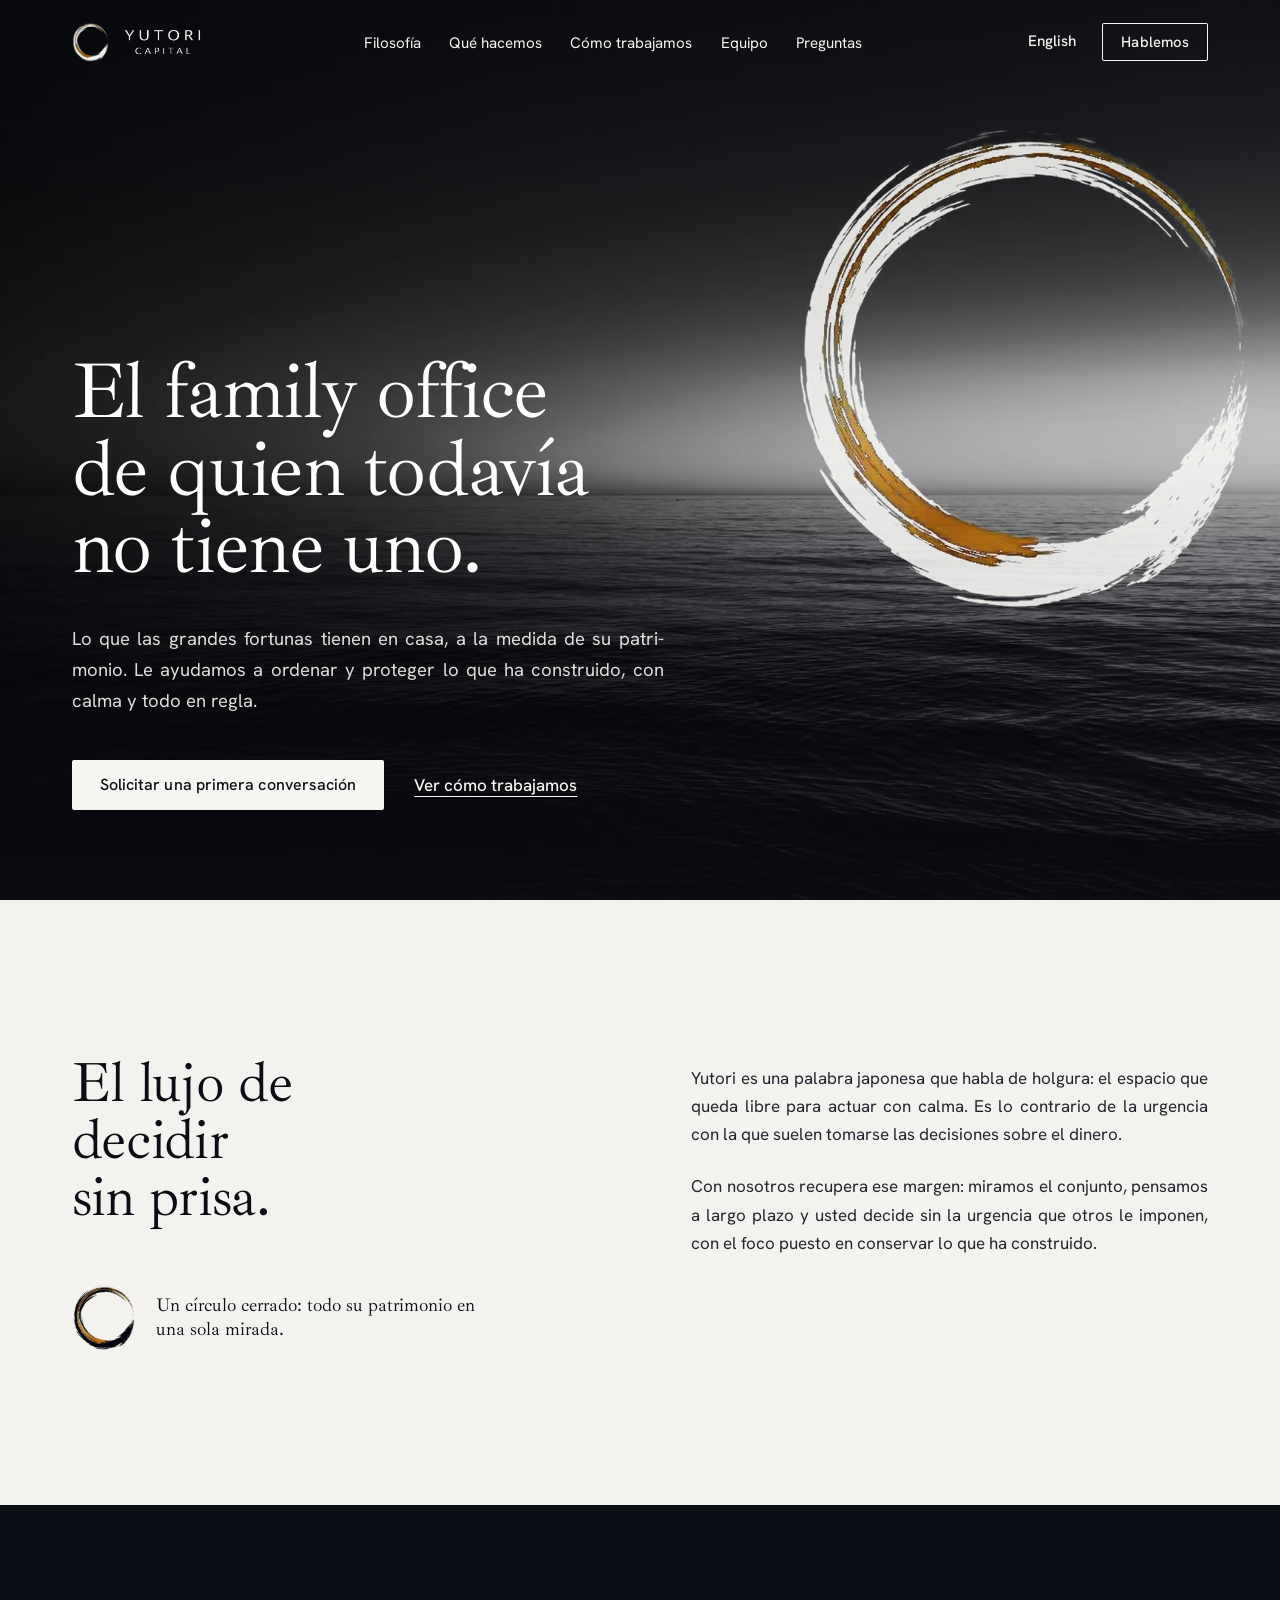
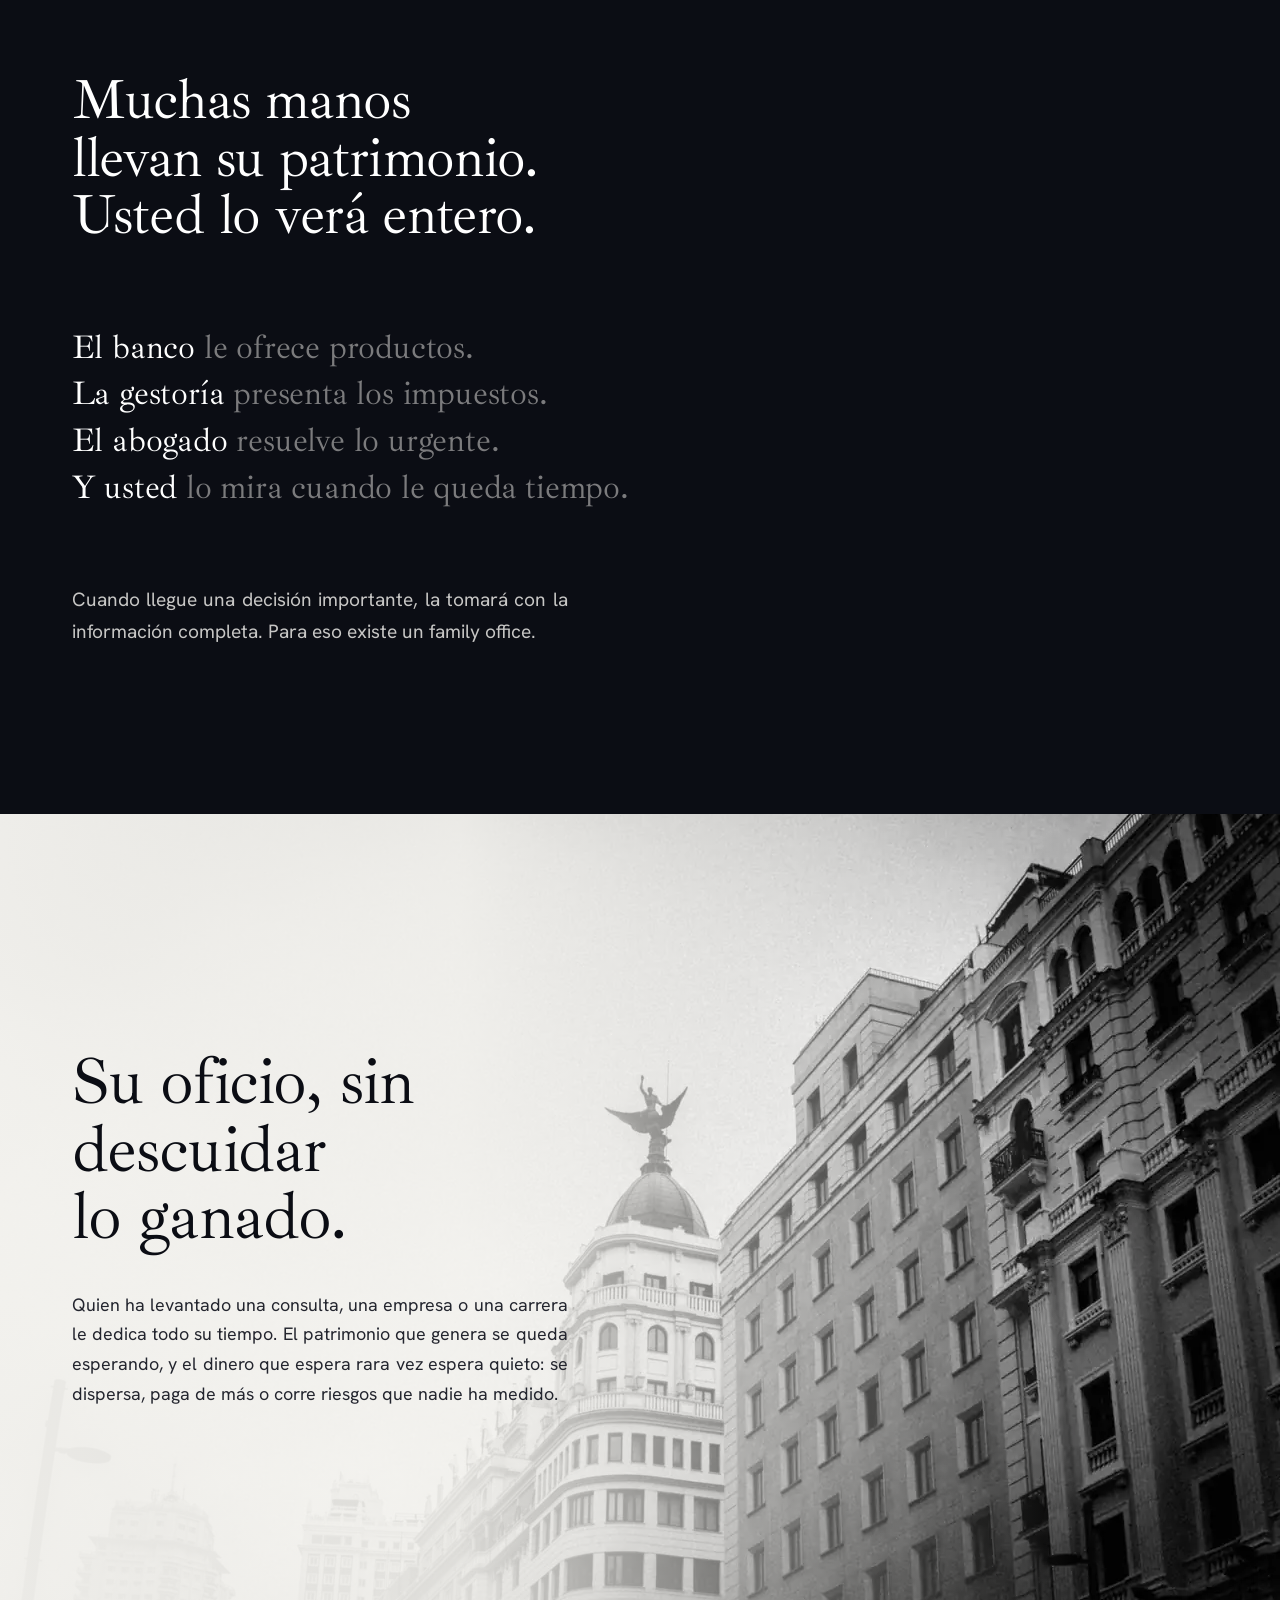
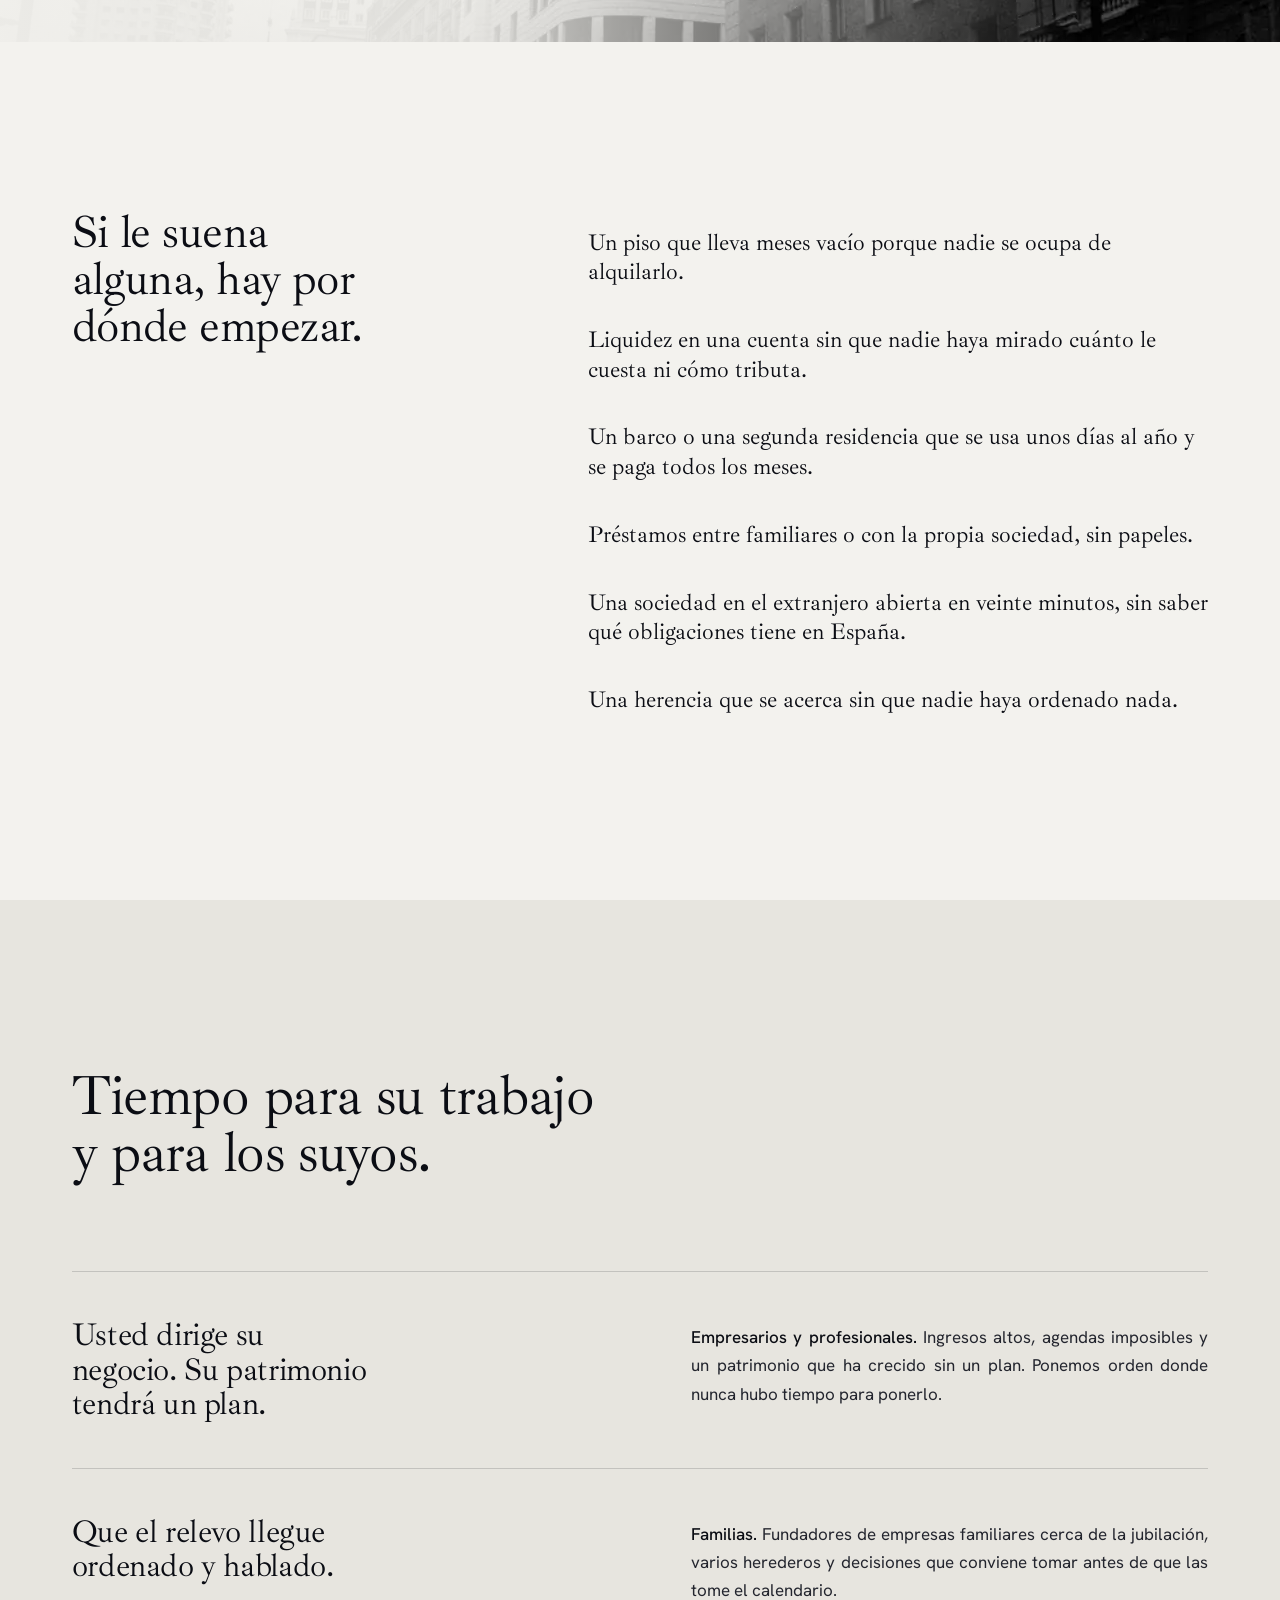
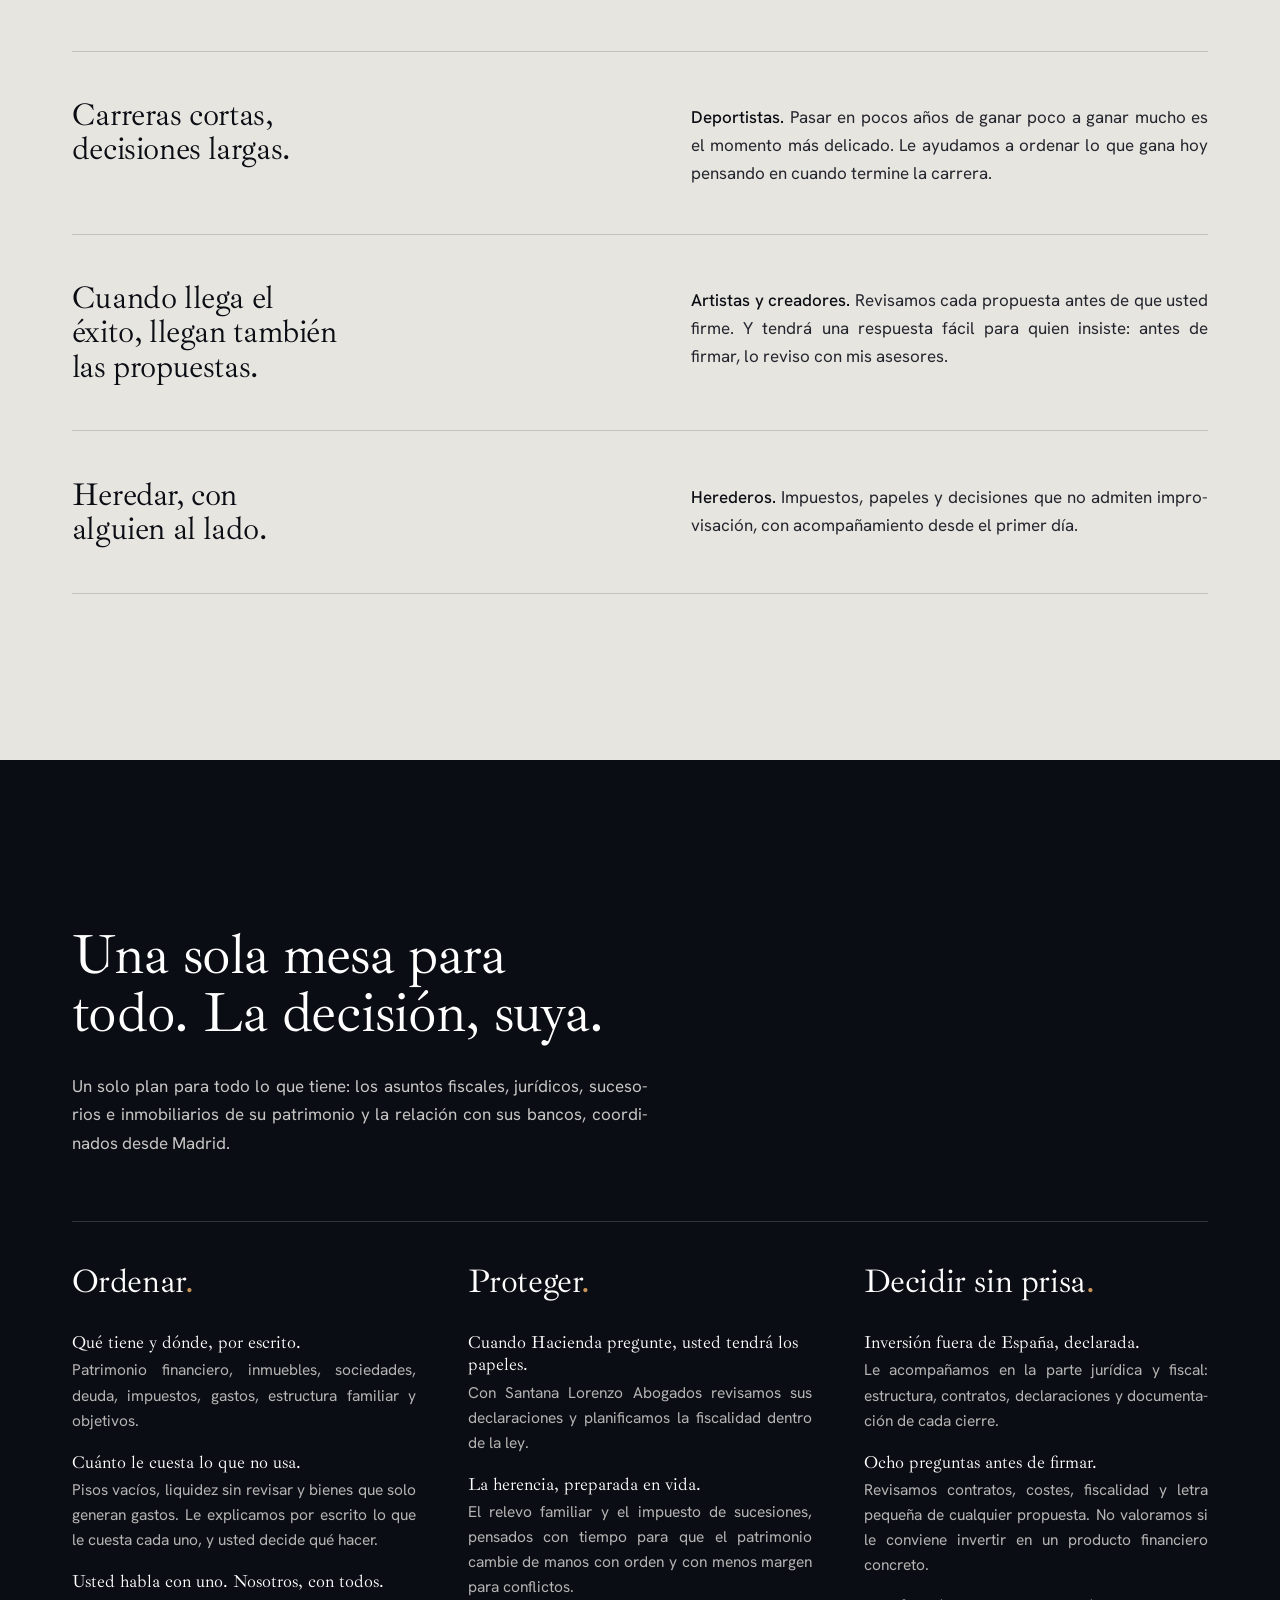
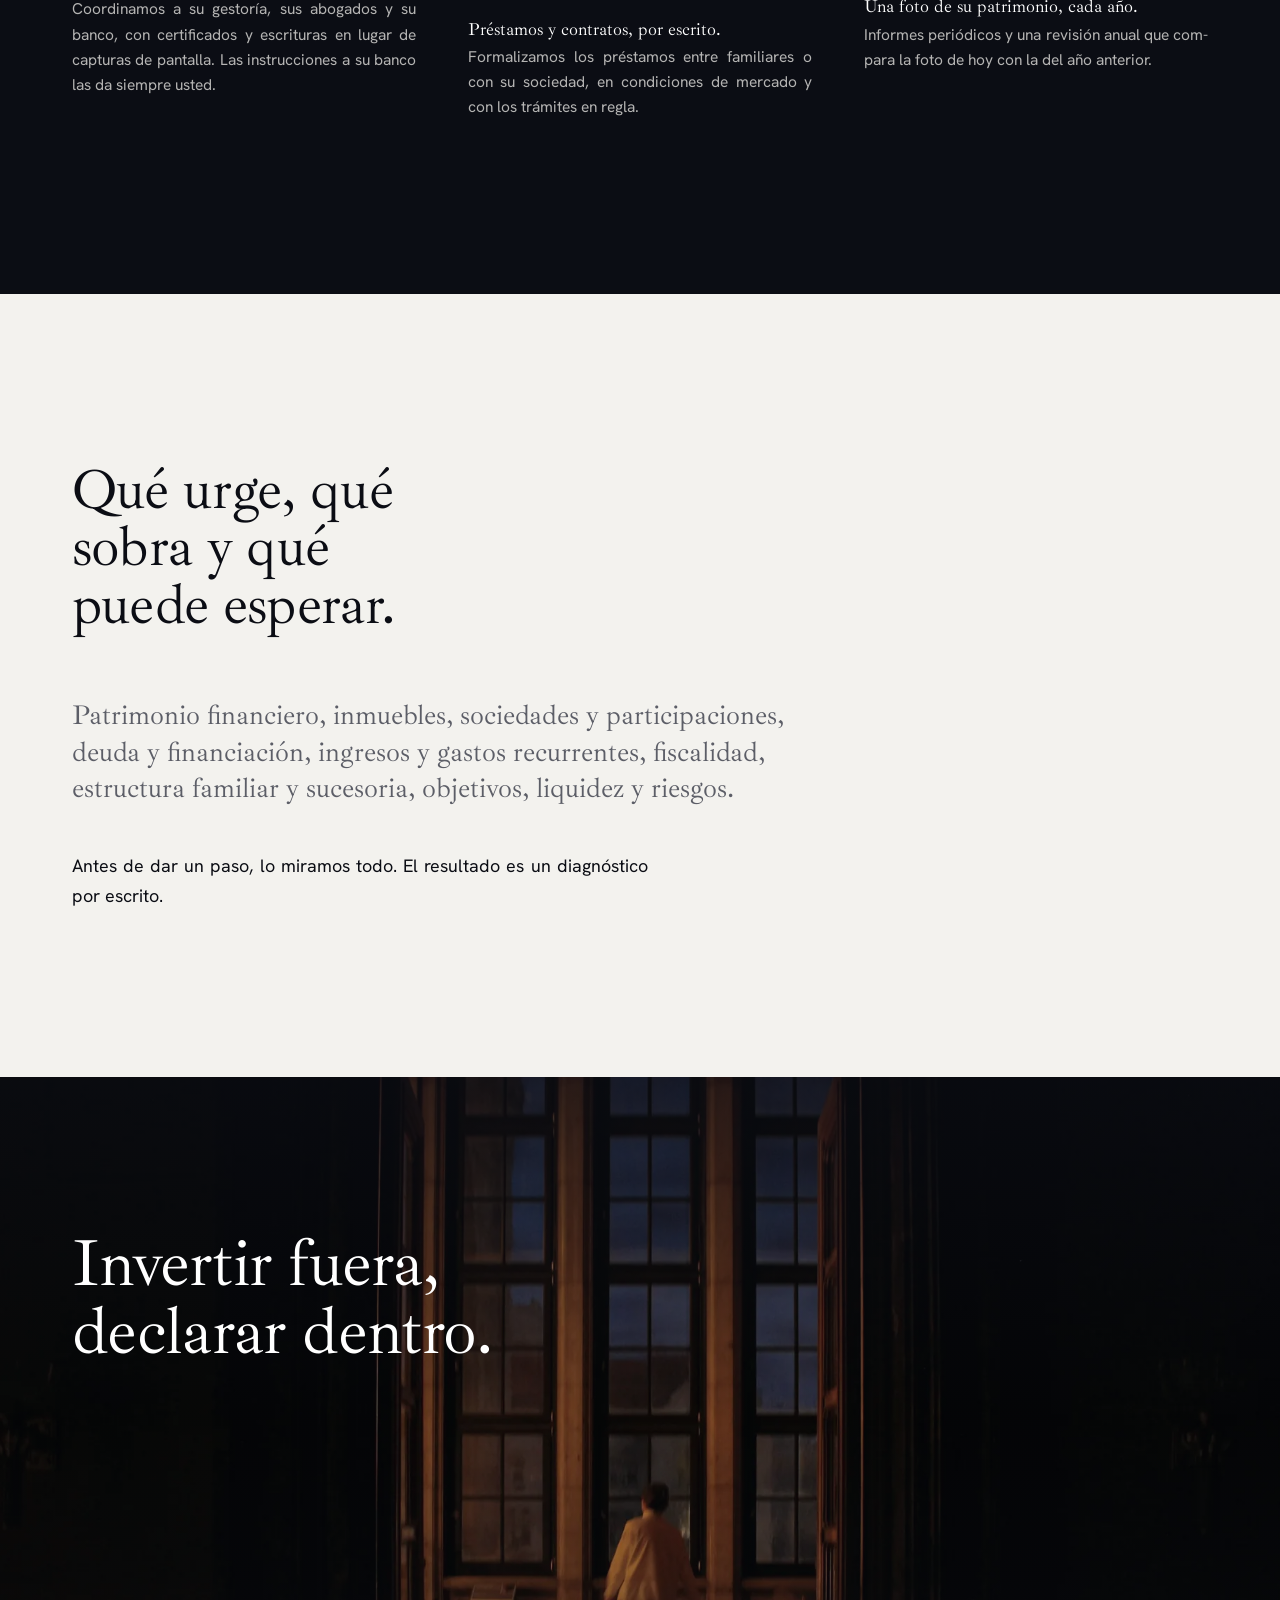
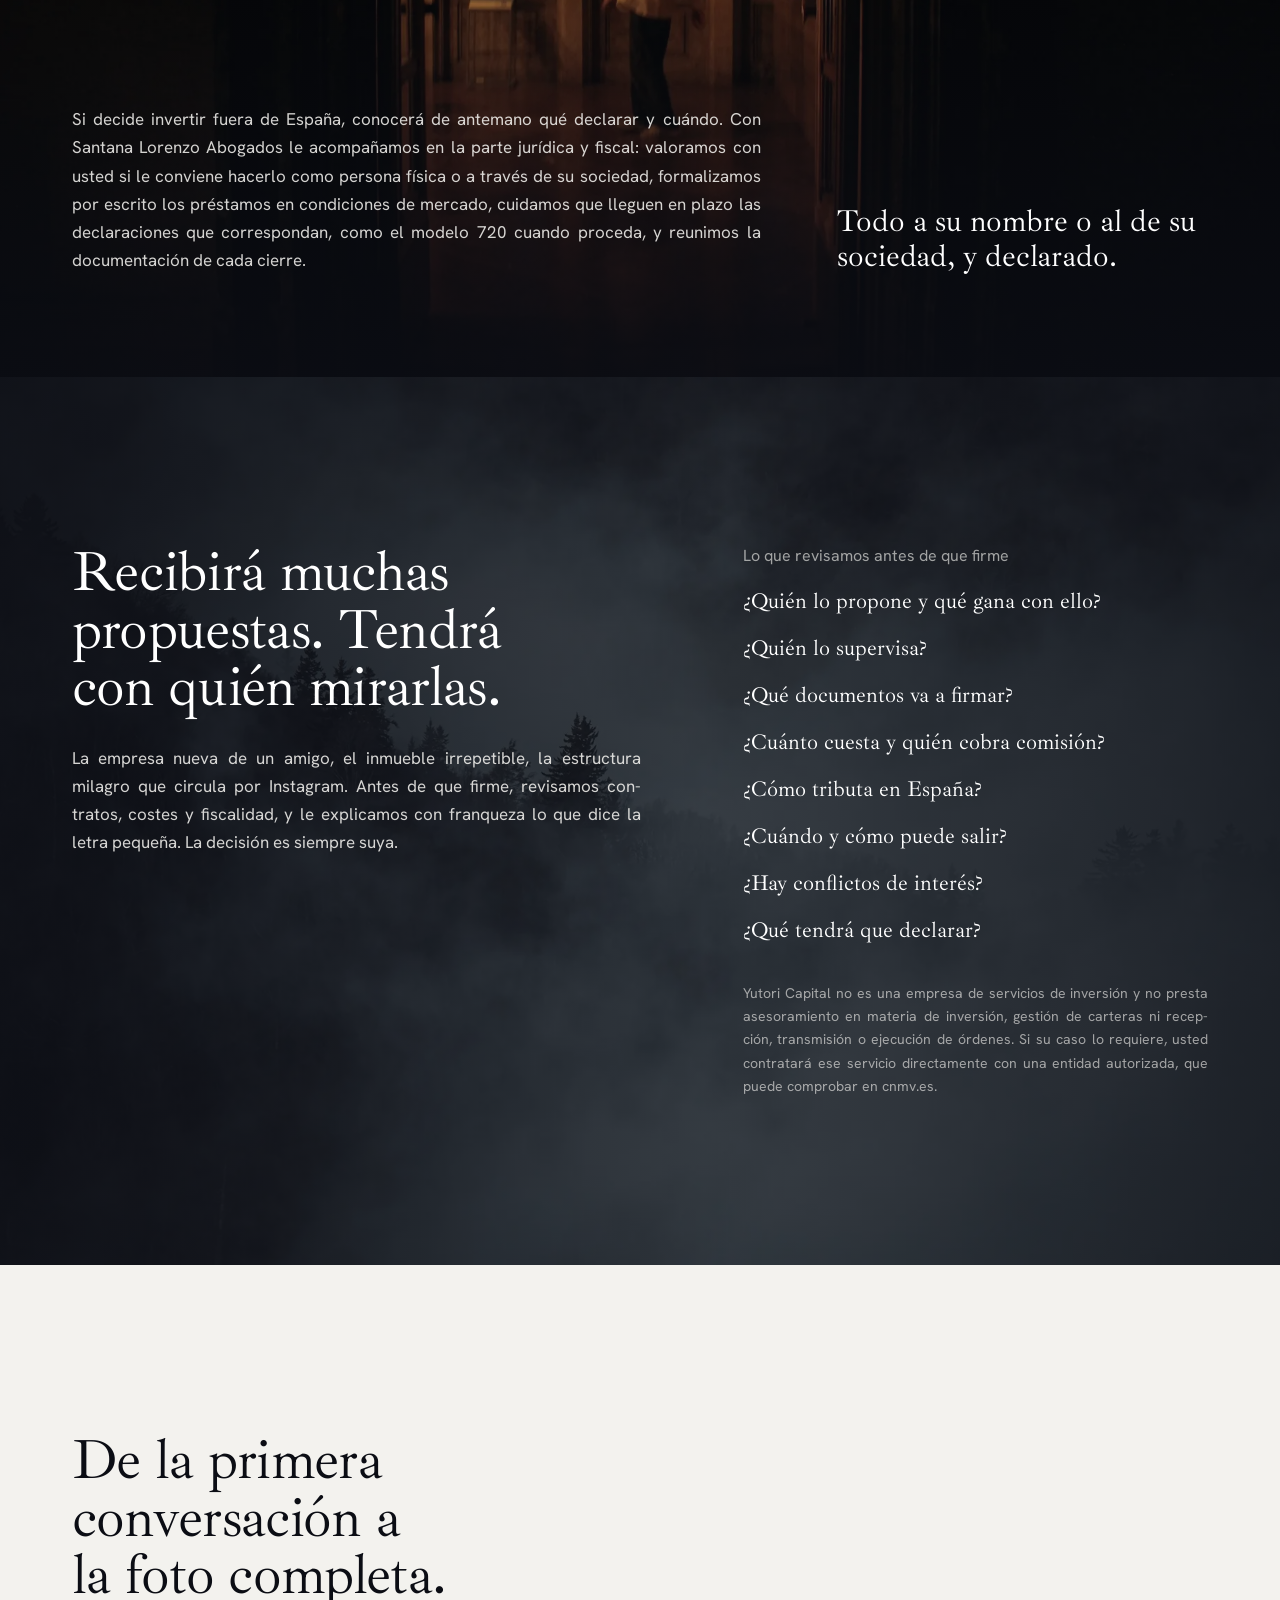
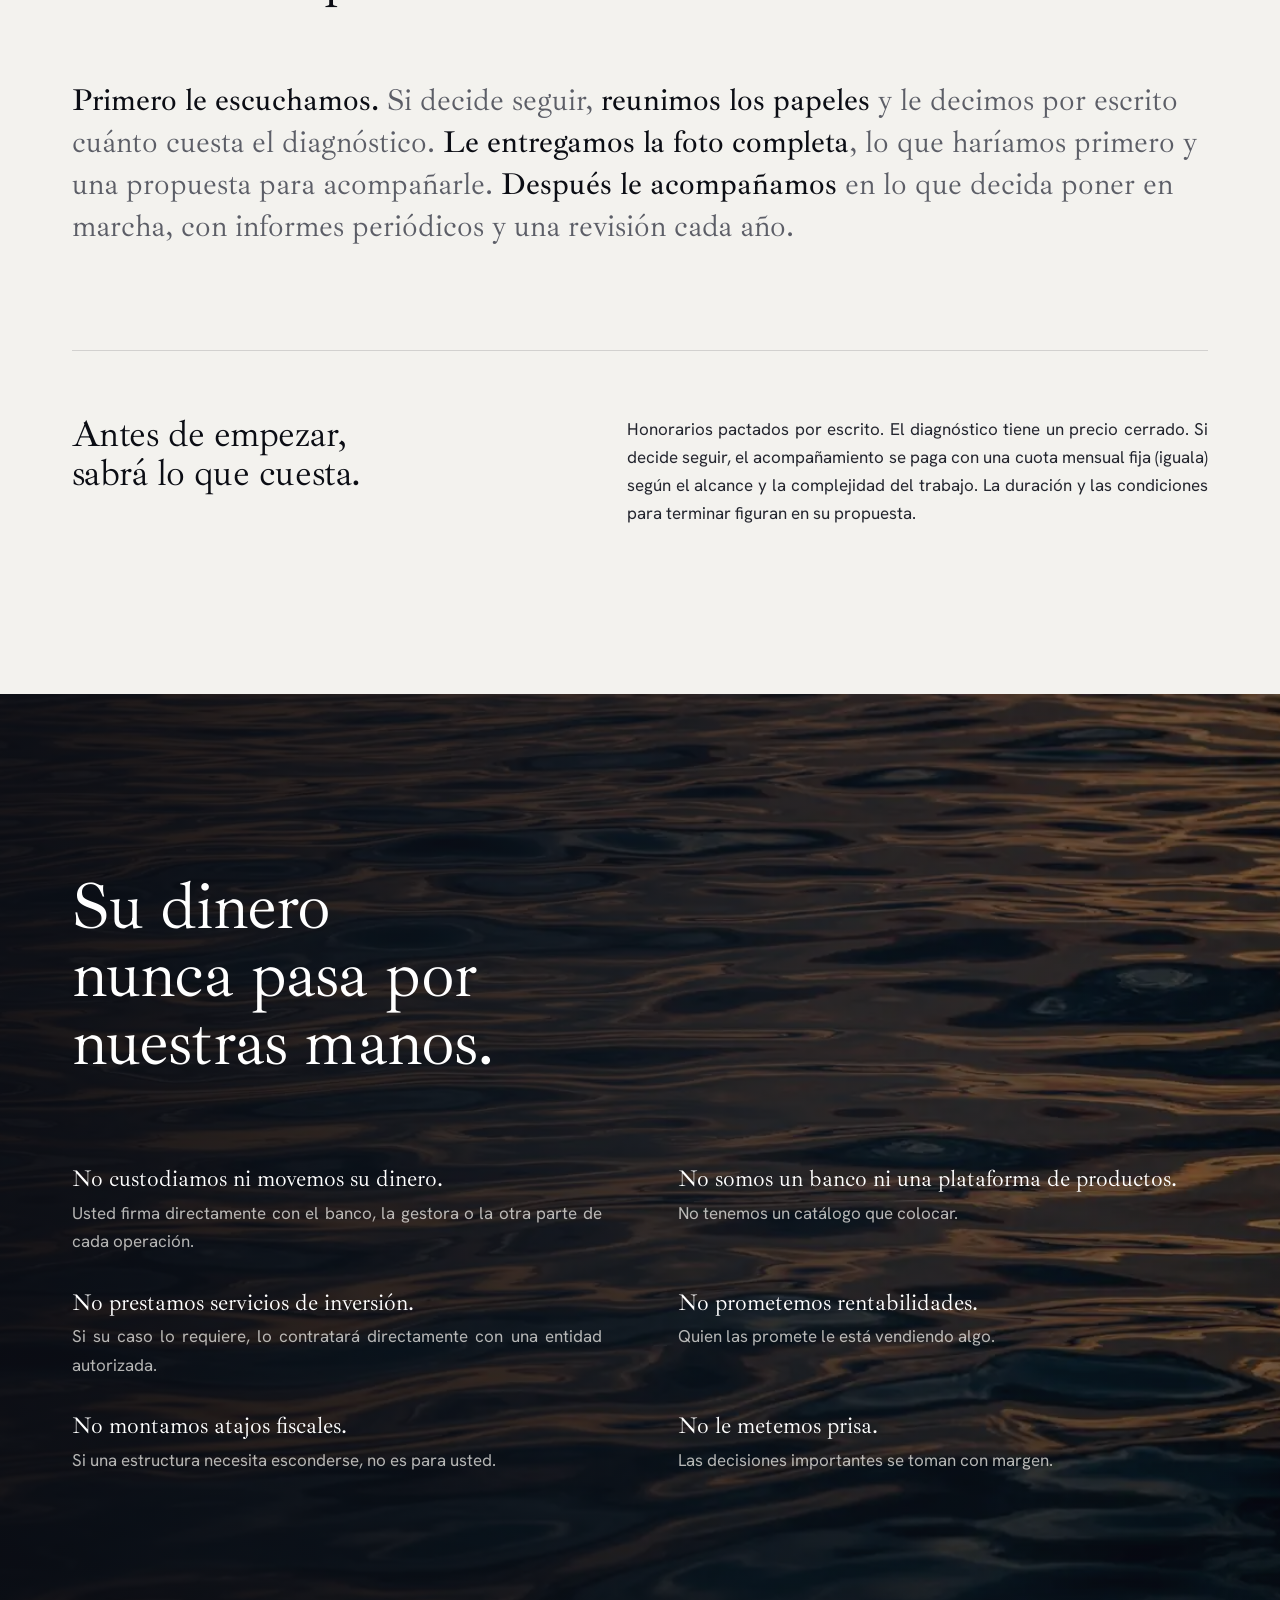
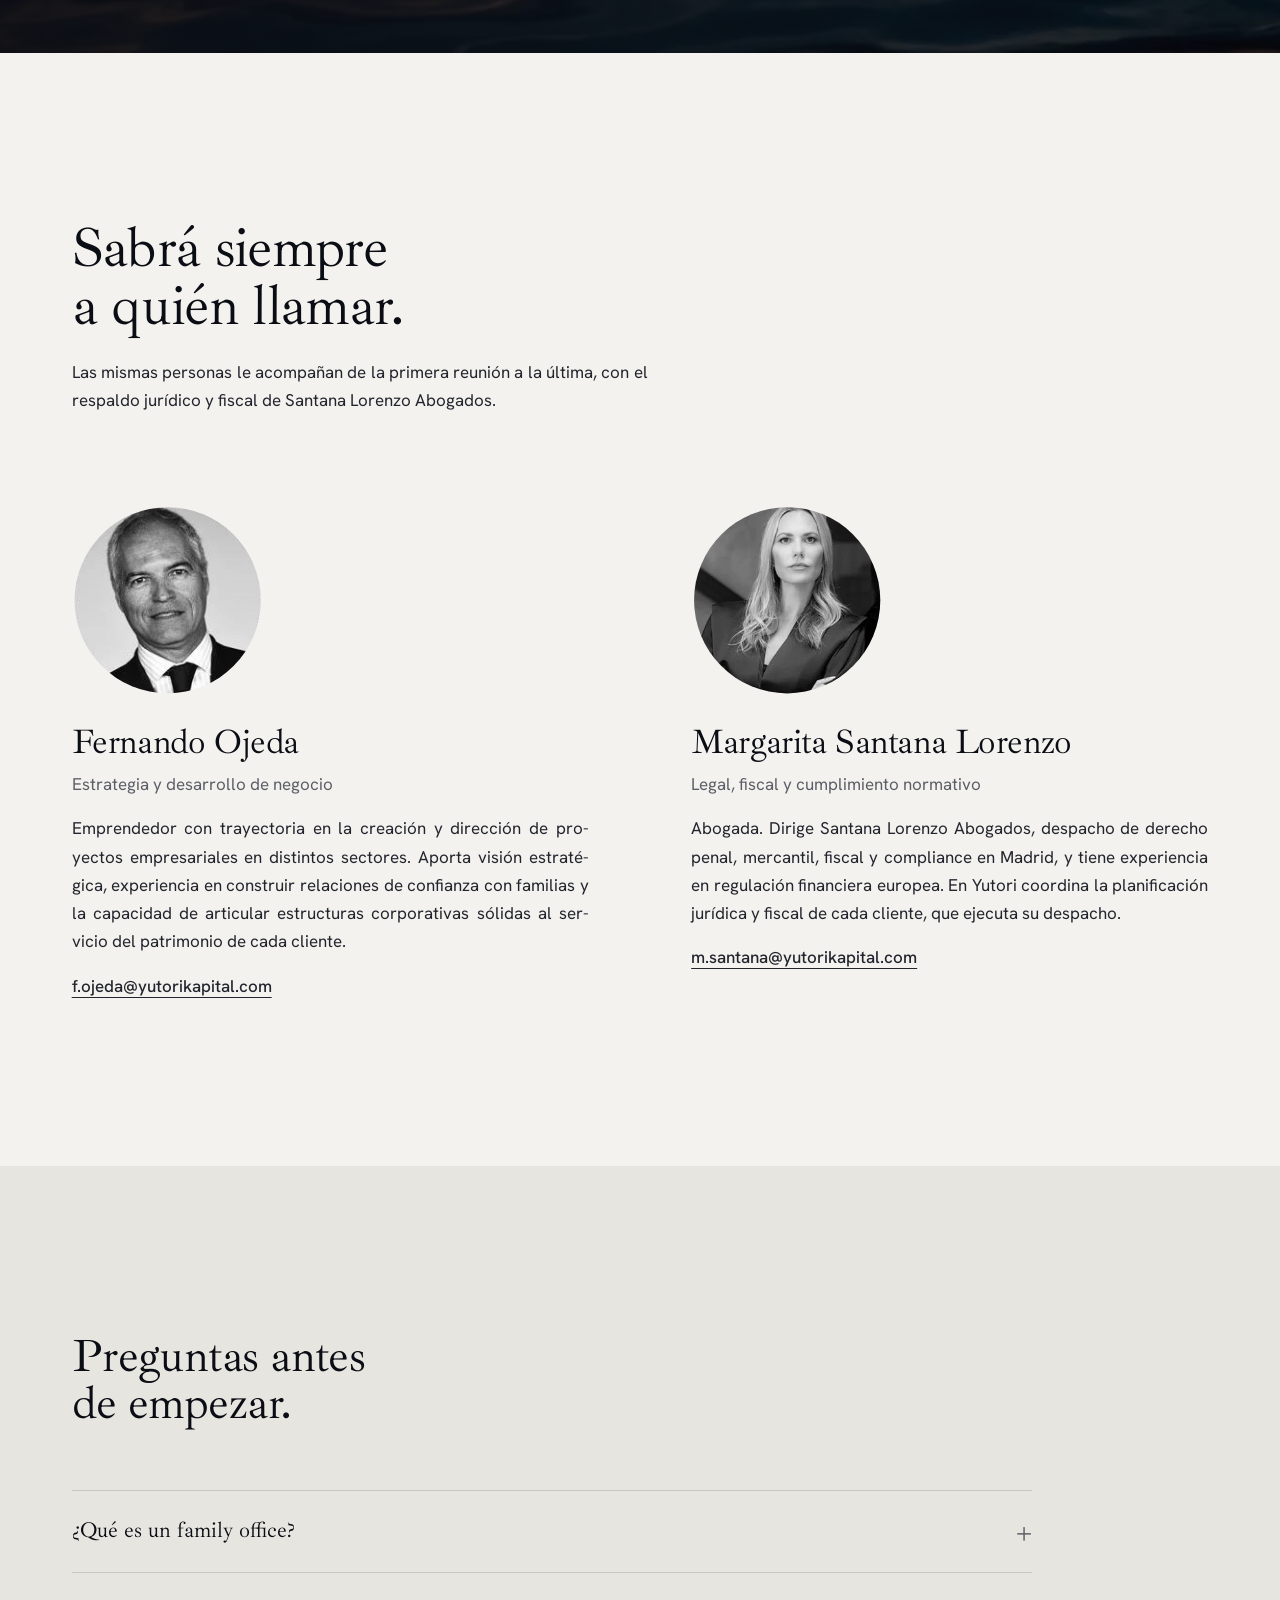
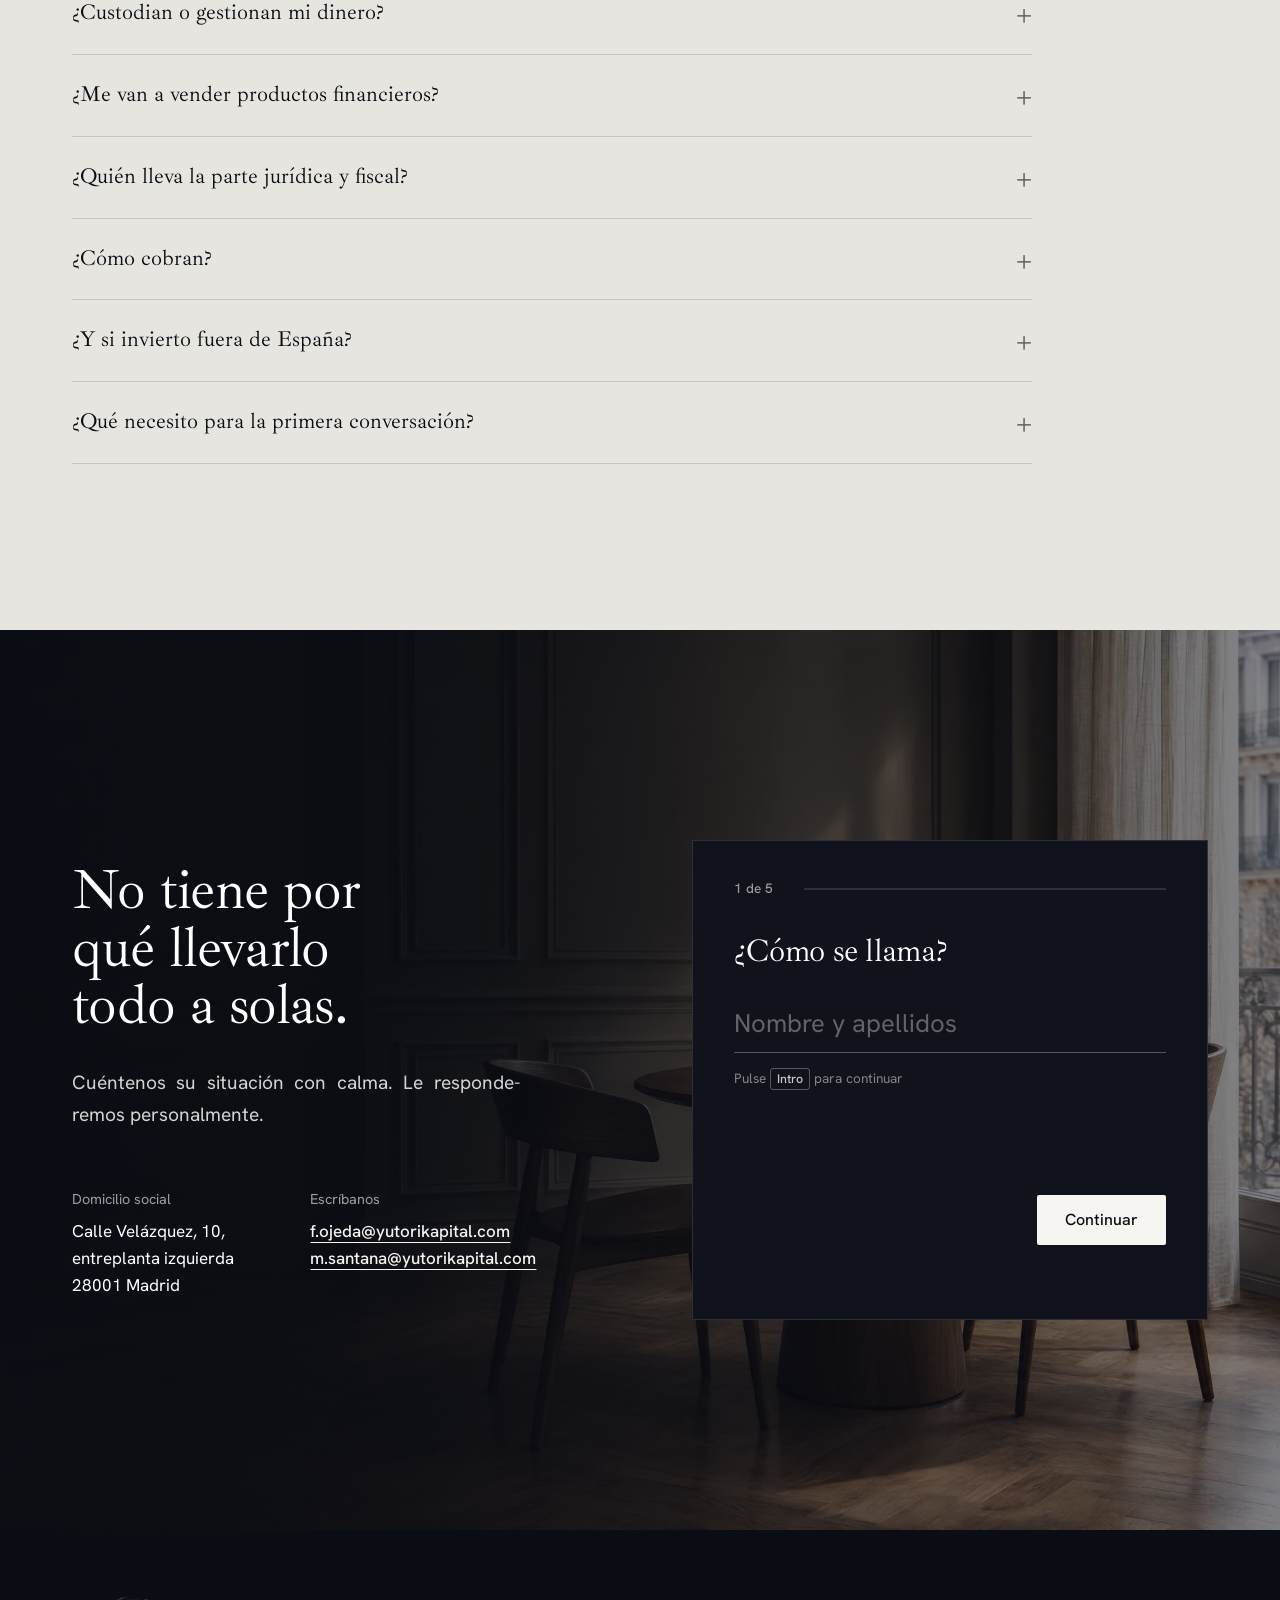
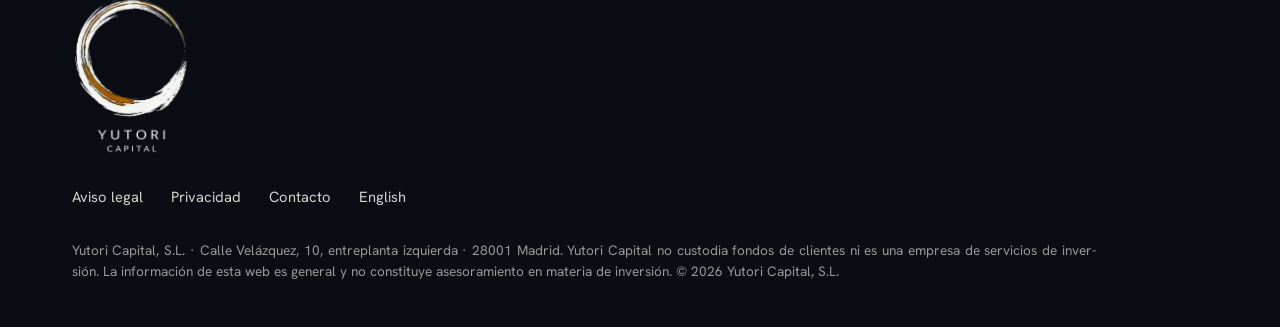
<file: index.html>
<!DOCTYPE html>

<html lang="es">
<head>
<meta charset="utf-8"/>
<meta content="width=device-width, initial-scale=1" name="viewport"/>
<title>Family office y planificación patrimonial en Madrid | Yutori Capital</title>
<meta content="El family office de quien todavía no tiene uno. Todo su patrimonio por escrito, la herencia y el relevo preparados y un solo interlocutor en Madrid." name="description"/>
<link href="https://yutorikapital.com/" rel="canonical"/>
<link href="https://yutorikapital.com/" hreflang="es" rel="alternate"/>
<link href="https://yutorikapital.com/en/" hreflang="en" rel="alternate"/>
<link href="https://yutorikapital.com/" hreflang="x-default" rel="alternate"/>
<meta content="index, follow" name="robots"/>
<meta content="#0B0D14" name="theme-color"/>
<meta content="website" property="og:type"/>
<meta content="es_ES" property="og:locale"/>
<meta content="en_US" property="og:locale:alternate"/>
<meta content="Yutori Capital" property="og:site_name"/>
<meta content="Yutori Capital | El family office de quien todavía no tiene uno" property="og:title"/>
<meta content="Ordenamos y protegemos patrimonios que todavía no tienen una estructura propia, con calma y todo en regla." property="og:description"/>
<meta content="https://yutorikapital.com/" property="og:url"/>
<meta content="https://yutorikapital.com/assets/og-yutori.jpg" property="og:image"/>
<meta content="1200" property="og:image:width"/>
<meta content="630" property="og:image:height"/>
<meta content="image/jpeg" property="og:image:type"/>
<meta content="El family office de quien todavía no tiene uno. Yutori Capital, Madrid" property="og:image:alt"/>
<meta content="summary_large_image" name="twitter:card"/>
<meta content="El family office de quien todavía no tiene uno. Yutori Capital, Madrid" name="twitter:image:alt"/>
<link href="assets/favicon.ico" rel="icon" sizes="48x48"/>
<link href="assets/favicon-32.png" rel="icon" sizes="32x32" type="image/png"/>
<link href="assets/favicon-180.png" rel="apple-touch-icon"/>
<link as="font" crossorigin="" href="assets/fonts/ibarra-real-nova-latin.woff2" rel="preload" type="font/woff2"/>
<link as="font" crossorigin="" href="assets/fonts/hanken-grotesk-latin.woff2" rel="preload" type="font/woff2"/>
<link as="image" href="assets/fotos/portada-1920.webp" imagesizes="100vw" imagesrcset="assets/fotos/portada-960.webp 960w, assets/fotos/portada-1920.webp 1920w" media="not all and (max-width: 760px) and (max-aspect-ratio: 3/4)" rel="preload"/>
<link as="image" href="assets/fotos/portada-movil-900.webp" imagesizes="100vw" imagesrcset="assets/fotos/portada-movil-740.webp 740w, assets/fotos/portada-movil-900.webp 900w" media="(max-width: 760px) and (max-aspect-ratio: 3/4)" rel="preload"/>
<link href="styles.css?v=f0bc02e8" rel="stylesheet"/>
<script type="application/ld+json">
{
  "@context": "https://schema.org",
  "@graph": [
    {
      "@type": "Organization",
      "@id": "https://yutorikapital.com/#yutori",
      "name": "Yutori Capital",
      "legalName": "Yutori Capital, S.L.",
      "description": "Family office y planificación patrimonial en Madrid para patrimonios que todavía no tienen una estructura propia.",
      "url": "https://yutorikapital.com/",
      "logo": { "@type": "ImageObject", "url": "https://yutorikapital.com/assets/logo-yutori.png", "width": 486, "height": 662 },
      "email": "f.ojeda@yutorikapital.com",
      "address": { "@type": "PostalAddress", "streetAddress": "Calle Velázquez, 10, entreplanta izquierda", "postalCode": "28001", "addressLocality": "Madrid", "addressCountry": "ES" },
      "areaServed": { "@type": "Country", "name": "España" },
      "employee": [
        { "@type": "Person", "name": "Fernando Ojeda", "jobTitle": "Estrategia y desarrollo de negocio", "email": "f.ojeda@yutorikapital.com" },
        { "@type": "Person", "name": "Margarita Santana Lorenzo", "jobTitle": "Legal, fiscal y cumplimiento normativo", "email": "m.santana@yutorikapital.com" }
      ]
    },
    {
      "@type": "WebSite",
      "@id": "https://yutorikapital.com/#web",
      "url": "https://yutorikapital.com/",
      "name": "Yutori Capital",
      "inLanguage": ["es", "en-US"],
      "publisher": { "@id": "https://yutorikapital.com/#yutori" }
    },
    {
      "@type": "WebPage",
      "@id": "https://yutorikapital.com/#pagina",
      "url": "https://yutorikapital.com/",
      "name": "Family office y planificación patrimonial en Madrid | Yutori Capital",
      "description": "El family office de quien todavía no tiene uno. Todo su patrimonio por escrito, la herencia y el relevo preparados y un solo interlocutor en Madrid.",
      "inLanguage": "es",
      "isPartOf": { "@id": "https://yutorikapital.com/#web" },
      "about": { "@id": "https://yutorikapital.com/#yutori" },
      "primaryImageOfPage": { "@type": "ImageObject", "url": "https://yutorikapital.com/assets/og-yutori.jpg", "width": 1200, "height": 630 }
    },
    {
      "@type": "FAQPage",
      "@id": "https://yutorikapital.com/#preguntas",
      "isPartOf": { "@id": "https://yutorikapital.com/#web" },
      "mainEntity": [
        { "@type": "Question", "name": "¿Qué es un family office?", "acceptedAnswer": { "@type": "Answer", "text": "Es la oficina que coordina los asuntos patrimoniales de una familia: inmuebles, sociedades, impuestos, sucesión y la relación con bancos y asesores. Las grandes fortunas tienen el suyo. Yutori ofrece ese enfoque de coordinación a patrimonios que no justifican una estructura propia, sin prestar servicios de inversión." } },
        { "@type": "Question", "name": "¿Custodian o gestionan mi dinero?", "acceptedAnswer": { "@type": "Answer", "text": "No. Su dinero sigue en sus cuentas, a su nombre o al de su sociedad, y las órdenes las da siempre usted. Nosotros ordenamos la información, coordinamos a sus asesores y le acompañamos." } },
        { "@type": "Question", "name": "¿Me van a vender productos financieros?", "acceptedAnswer": { "@type": "Answer", "text": "No tenemos productos que colocar. Yutori Capital no es una empresa de servicios de inversión. Si su caso requiere asesoramiento en materia de inversión, usted lo contratará directamente con una entidad autorizada, y la decisión final es siempre suya." } },
        { "@type": "Question", "name": "¿Quién lleva la parte jurídica y fiscal?", "acceptedAnswer": { "@type": "Answer", "text": "Santana Lorenzo Abogados, el despacho que dirige Margarita Santana Lorenzo. Yutori coordina el trabajo y el despacho lo ejecuta." } },
        { "@type": "Question", "name": "¿Cómo cobran?", "acceptedAnswer": { "@type": "Answer", "text": "Con honorarios pactados por escrito antes de empezar. Primero, el diagnóstico, con un precio cerrado. Después, si decide seguir, una cuota mensual fija (iguala) según el alcance y la complejidad del trabajo. La duración y las condiciones para terminar figuran en la propuesta." } },
        { "@type": "Question", "name": "¿Y si invierto fuera de España?", "acceptedAnswer": { "@type": "Answer", "text": "Le acompañamos en la parte jurídica y fiscal: la estructura adecuada, los contratos, las declaraciones que correspondan, como el modelo 720 cuando proceda, y la documentación de cada cierre, para que todo quede declarado." } },
        { "@type": "Question", "name": "¿Qué necesito para la primera conversación?", "acceptedAnswer": { "@type": "Answer", "text": "Solo contarnos su situación. Antes de reunirnos le confirmaremos si esa primera conversación tiene coste. Si decide seguir, le diremos qué documentación reunir y el precio del diagnóstico." } }
      ]
    }
  ]
}
</script>
</head>
<body>
<a class="salto" href="#contenido">Saltar al contenido</a>
<header class="cab" id="cab">
<div class="env">
<a aria-label="Yutori Capital, inicio" class="marca" href="#inicio">
<img alt="" class="m-enso logo-claro" height="191" src="assets/enso-claro-180.webp" width="180"/>
<img alt="" class="m-enso logo-oscuro" height="191" src="assets/enso-180.webp" width="180"/>
<img alt="Yutori Capital" class="m-texto logo-claro" height="117" src="assets/wordmark-claro.webp" width="303"/>
<img alt="" class="m-texto logo-oscuro" height="117" src="assets/wordmark.webp" width="303"/>
</a>
<nav aria-label="Principal" id="menu-principal">
<ul class="menu">
<li><a href="#filosofia">Filosofía</a></li>
<li><a href="#servicios">Qué hacemos</a></li>
<li><a href="#metodo">Cómo trabajamos</a></li>
<li><a href="#equipo">Equipo</a></li>
<li><a href="#preguntas">Preguntas</a></li>
</ul>
<div class="menu-pie">
<a class="btn btn-blanco" href="#contacto">Solicitar una primera conversación</a>
<a class="idioma-menu" data-cambio-idioma="" href="en/" hreflang="en" lang="en">English</a>
</div>
</nav>
<div class="cab-acciones">
<a aria-label="Read this page in English" class="idioma" data-cambio-idioma="" href="en/" hreflang="en" lang="en"><span class="idioma-corto">EN</span><span class="idioma-largo">English</span></a>
<a class="btn btn-borde" href="#contacto">Hablemos</a>
<button aria-controls="menu-principal" aria-expanded="false" class="abre-menu" type="button">Menú</button>
</div>
</div>
</header>
<main id="contenido">
<section aria-labelledby="titular" class="foto-seccion portada" id="inicio">
<picture><source media="(max-width: 760px) and (max-aspect-ratio: 3/4)" sizes="100vw" srcset="assets/fotos/portada-movil-740.webp 740w, assets/fotos/portada-movil-900.webp 900w"/><img alt="Mar en calma en blanco y negro, con la luz del horizonte al fondo" class="fondo" fetchpriority="high" height="1280" sizes="100vw" src="assets/fotos/portada-1920.webp" srcset="assets/fotos/portada-960.webp 960w, assets/fotos/portada-1920.webp 1920w" width="1920"/></picture>
<div aria-hidden="true" class="enso-hero"><img alt="" fetchpriority="high" height="1032" sizes="(max-width: 760px) and (max-height: 760px) min(44vw, 190px), (max-width: 760px) min(54vw, 250px), min(37vw, 600px)" src="assets/enso-claro-640.webp" srcset="assets/enso-claro-420.webp 420w, assets/enso-claro-640.webp 640w, assets/enso-claro-760.webp 760w, assets/enso-claro@2x.webp 972w" width="972"/></div>
<div class="env">
<h1 id="titular">El family office de quien todavía no tiene uno.</h1>
<p class="entrada">Lo que las grandes for­tunas tienen en casa, a la medida de su patri­monio. Le ayu­damos a ordenar y pro­teger lo que ha cons­truido, con calma y todo en regla.</p>
<div class="acciones">
<a class="btn btn-blanco" href="#contacto">Solicitar una primera conversación</a>
<a class="enlace-claro" href="#metodo">Ver cómo trabajamos</a>
</div>
</div>
</section>
<section aria-labelledby="t-filosofia" class="filosofia" id="filosofia">
<div class="filo-texto">
<h2 id="t-filosofia">El lujo de decidir sin prisa.</h2>
<div class="filo-parrafos">
<p class="primero">Yutori es una palabra japo­nesa que habla de hol­gura: el espacio que queda libre para actuar con calma. Es lo con­trario de la urgencia con la que suelen tomarse las deci­siones sobre el dinero.</p>
<p>Con noso­tros recu­pera ese margen: miramos el con­junto, pen­samos a largo plazo y usted decide sin la urgencia que otros le imponen, con el foco puesto en con­servar lo que ha construido.</p>
</div>
<div class="filo-marca">
<img alt="" height="191" loading="lazy" src="assets/enso-180.webp" width="180"/>
<p class="nohyph">Un círculo cerrado: todo su patrimonio en una sola mirada.</p>
</div>
</div>
</section>
<section aria-labelledby="t-manos" class="bloque oscuro manos" id="manos">
<div class="env">
<h2 id="t-manos"><span class="golpe">Muchas manos llevan su patrimonio.</span> <span class="golpe">Usted lo verá entero.</span></h2>
<ul class="cascada nohyph">
<li><b>El banco</b> le ofrece productos.</li>
<li><b>La gestoría</b> presenta los impuestos.</li>
<li><b>El abogado</b> resuelve lo urgente.</li>
<li><b>Y usted</b> lo mira cuando le queda tiempo.</li>
</ul>
<p class="remate">Cuando llegue una deci­sión impor­tante, la tomará con la infor­ma­ción com­pleta. Para eso existe un family office.</p>
</div>
</section>
<section aria-labelledby="t-conservar" class="foto-seccion conservar" id="conservar">
<img alt="Edificios de la Gran Vía de Madrid en blanco y negro, con una estatua alada sobre la cúpula" class="fondo" height="1280" loading="lazy" sizes="100vw" src="assets/fotos/conservar-madrid-v2-1920.webp" srcset="assets/fotos/conservar-madrid-v2-960.webp 960w, assets/fotos/conservar-madrid-v2-1280.webp 1280w, assets/fotos/conservar-madrid-v2-1920.webp 1920w" width="1920"/>
<div class="env">
<h2 id="t-conservar">Su oficio, sin descuidar lo ganado.</h2>
<p>Quien ha levan­tado una con­sulta, una empresa o una carrera le dedica todo su tiempo. El patri­monio que genera se queda espe­rando, y el dinero que espera rara vez espera quieto: se dis­persa, paga de más o corre riesgos que nadie ha medido.</p>
</div>
</section>
<section aria-labelledby="t-suena" class="bloque situaciones" id="situaciones">
<div class="env">
<h2 id="t-suena">Si le suena alguna, hay por dónde empezar.</h2>
<ul class="nohyph">
<li>Un piso que lleva meses vacío porque nadie se ocupa de alquilarlo.</li>
<li>Liquidez en una cuenta sin que nadie haya mirado cuánto le cuesta ni cómo tributa.</li>
<li>Un barco o una segunda residencia que se usa unos días al año y se paga todos los meses.</li>
<li>Préstamos entre familiares o con la propia sociedad, sin papeles.</li>
<li>Una sociedad en el extranjero abierta en veinte minutos, sin saber qué obligaciones tiene en España.</li>
<li>Una herencia que se acerca sin que nadie haya ordenado nada.</li>
</ul>
</div>
</section>
<section aria-labelledby="t-quien" class="bloque perfiles" id="para-quien">
<div class="env">
<h2 id="t-quien">Tiempo para su trabajo y para los suyos.</h2>
<div class="lista-perfiles">
<article><h3><span class="golpe">Usted dirige su negocio.</span> <span class="golpe">Su patrimonio tendrá un plan.</span></h3><p><b>Empre­sa­rios y pro­fe­sio­nales.</b> Ingresos altos, agendas impo­si­bles y un patri­monio que ha cre­cido sin un plan. Ponemos orden donde nunca hubo tiempo para ponerlo.</p></article>
<article><h3>Que el relevo llegue ordenado y hablado.</h3><p><b>Fami­lias.</b> Fun­da­dores de empresas fami­liares cerca de la jubi­la­ción, varios here­deros y deci­siones que con­viene tomar antes de que las tome el calendario.</p></article>
<article><h3>Carreras cortas, decisiones largas.</h3><p><b>Depor­tistas.</b> Pasar en pocos años de ganar poco a ganar mucho es el momento más deli­cado. Le ayu­damos a ordenar lo que gana hoy pen­sando en cuando ter­mine la carrera.</p></article>
<article><h3>Cuando llega el éxito, llegan también las propuestas.</h3><p><b>Artistas y crea­dores.</b> Revi­samos cada pro­puesta antes de que usted firme. Y tendrá una res­puesta fácil para quien insiste: antes de firmar, lo reviso con mis asesores.</p></article>
<article><h3>Heredar, con alguien al lado.</h3><p><b>Here­deros.</b> Impuestos, papeles y deci­siones que no admiten impro­vi­sación, con acom­pa­ña­miento desde el primer día.</p></article>
</div>
</div>
</section>
<section aria-labelledby="t-servicios" class="bloque oscuro servicios" id="servicios">
<div class="env">
<h2 id="t-servicios"><span class="golpe">Una sola mesa para todo.</span> <span class="golpe">La decisión, suya.</span></h2>
<p class="sub">Un solo plan para todo lo que tiene: los asuntos fis­cales, jurí­dicos, suce­so­rios e inmo­bi­lia­rios de su patri­monio y la rela­ción con sus bancos, coor­di­nados desde Madrid.</p>
<div class="pilares">
<div class="pilar">
<h3>Ordenar<span>.</span></h3>
<ul>
<li><strong>Qué tiene y dónde, por escrito.</strong> Patri­monio finan­ciero, inmue­bles, socie­dades, deuda, impuestos, gastos, estruc­tura fami­liar y objetivos.</li>
<li><strong>Cuánto le cuesta lo que no usa.</strong> Pisos vacíos, liquidez sin revisar y bienes que solo generan gastos. Le expli­camos por escrito lo que le cuesta cada uno, y usted decide qué hacer.</li>
<li><strong>Usted habla con uno. Noso­tros, con todos.</strong> Coor­di­namos a su ges­toría, sus abo­gados y su banco, con cer­ti­fi­cados y escri­turas en lugar de cap­turas de pan­talla. Las ins­truc­ciones a su banco las da siempre usted.</li>
</ul>
</div>
<div class="pilar">
<h3>Proteger<span>.</span></h3>
<ul>
<li><strong>Cuando Hacienda pre­gunte, usted tendrá los papeles.</strong> Con Santana Lorenzo Abogados revi­samos sus decla­ra­ciones y pla­ni­fi­camos la fis­ca­lidad dentro de la ley.</li>
<li><strong>La herencia, pre­pa­rada en vida.</strong> El relevo fami­liar y el impuesto de suce­siones, pen­sados con tiempo para que el patri­monio cambie de manos con orden y con menos margen para conflictos.</li>
<li><strong>Prés­tamos y con­tratos, por escrito.</strong> For­ma­li­zamos los prés­tamos entre fami­liares o con su sociedad, en con­di­ciones de mer­cado y con los trá­mites en regla.</li>
</ul>
</div>
<div class="pilar">
<h3>Decidir sin prisa<span>.</span></h3>
<ul>
<li><strong>Inver­sión fuera de España, decla­rada.</strong> Le acom­pa­ñamos en la parte jurí­dica y fiscal: estruc­tura, con­tratos, decla­ra­ciones y docu­men­ta­ción de cada cierre.</li>
<li><strong>Ocho pre­guntas antes de firmar.</strong> Revi­samos con­tratos, costes, fis­ca­lidad y letra pequeña de cual­quier pro­puesta. No valo­ramos si le con­viene invertir en un pro­ducto finan­ciero concreto.</li>
<li><strong>Una foto de su patri­monio, cada año.</strong> Informes perió­dicos y una revi­sión anual que com­para la foto de hoy con la del año anterior.</li>
</ul>
</div>
</div>
</div>
</section>
<section aria-labelledby="t-diag" class="bloque diagnostico" id="diagnostico">
<div class="env">
<h2 id="t-diag">Qué urge, qué sobra y qué puede esperar.</h2>
<p class="mira nohyph">Patrimonio financiero, inmuebles, sociedades y participaciones, deuda y financiación, ingresos y gastos recurrentes, fiscalidad, estructura familiar y sucesoria, objetivos, liquidez y riesgos.</p>
<p class="resultado">Antes de dar un paso, lo miramos todo. El resul­tado es un diag­nós­tico por escrito.</p>
</div>
</section>
<section aria-labelledby="t-fuera" class="foto-seccion fuera" id="invertir-fuera">
<img alt="Interior en penumbra con grandes ventanales y una persona que mira hacia fuera" class="fondo" height="1280" loading="lazy" sizes="100vw" src="assets/fotos/fuera-ventanales-1920.webp" srcset="assets/fotos/fuera-ventanales-960.webp 960w, assets/fotos/fuera-ventanales-1920.webp 1920w" width="1920"/>
<div class="env">
<h2 id="t-fuera">Invertir fuera, declarar dentro.</h2>
<div class="abajo">
<p>Si decide invertir fuera de España, cono­cerá de ante­mano qué declarar y cuándo. Con Santana Lorenzo Abogados le acom­pa­ñamos en la parte jurí­dica y fiscal: valo­ramos con usted si le con­viene hacerlo como per­sona física o a través de su sociedad, for­ma­li­zamos por escrito los prés­tamos en con­di­ciones de mer­cado, cuidamos que lle­guen en plazo las decla­ra­ciones que corres­pondan, como el modelo 720 cuando pro­ceda, y reu­nimos la docu­men­ta­ción de cada cierre.</p>
<p class="remate nohyph">Todo a su nombre o al de su sociedad, y declarado.</p>
</div>
</div>
</section>
<section aria-labelledby="t-oportunidades" class="foto-seccion oportunidades" id="oportunidades">
<img alt="Montaña cubierta de niebla con árboles al fondo" class="fondo" height="1280" loading="lazy" sizes="100vw" src="assets/fotos/oportunidades-1920.webp" srcset="assets/fotos/oportunidades-960.webp 960w, assets/fotos/oportunidades-1920.webp 1920w" width="1920"/>
<div class="env">
<div class="texto">
<h2 id="t-oportunidades"><span class="golpe">Recibirá muchas propuestas.</span> <span class="golpe">Tendrá con quién mirarlas.</span></h2>
<p>La empresa nueva de un amigo, el inmueble irre­pe­tible, la estruc­tura milagro que cir­cula por Instagram. Antes de que firme, revi­samos con­tratos, costes y fis­ca­lidad, y le expli­camos con fran­queza lo que dice la letra pequeña. La deci­sión es siempre suya.</p>
</div>
<div class="lista">
<p class="tit">Lo que revi­samos antes de que firme</p>
<ul class="nohyph">
<li>¿Quién lo propone y qué gana con ello?</li>
<li>¿Quién lo supervisa?</li>
<li>¿Qué documentos va a firmar?</li>
<li>¿Cuánto cuesta y quién cobra comisión?</li>
<li>¿Cómo tributa en España?</li>
<li>¿Cuándo y cómo puede salir?</li>
<li>¿Hay conflictos de interés?</li>
<li>¿Qué tendrá que declarar?</li>
</ul>
<p class="nota">Yutori Capital no es una empresa de ser­vi­cios de inver­sión y no presta ase­so­ra­miento en materia de inver­sión, ges­tión de car­teras ni recep­ción, trans­mi­sión o eje­cu­ción de órdenes. Si su caso lo requiere, usted con­tra­tará ese ser­vicio direc­ta­mente con una entidad auto­ri­zada, que puede com­probar en cnmv.es.</p>
</div>
</div>
</section>
<section aria-labelledby="t-metodo" class="bloque metodo" id="metodo">
<div class="env">
<h2 id="t-metodo">De la primera conversación a la foto completa.</h2>
<p class="relato nohyph"><b>Primero le escuchamos.</b> Si decide seguir, <b>reunimos los papeles</b> y le decimos por escrito cuánto cuesta el diagnóstico. <b>Le entregamos la foto completa</b>, lo que haríamos primero y una propuesta para acompañarle. <b>Después le acompañamos</b> en lo que decida poner en marcha, con informes periódicos y una revisión cada año.</p>
<div class="cobro">
<h3>Antes de empezar, sabrá lo que cuesta.</h3>
<p>Hono­ra­rios pac­tados por escrito. El diag­nós­tico tiene un precio cerrado. Si decide seguir, el acom­pa­ña­miento se paga con una cuota men­sual fija (iguala) según el alcance y la com­ple­jidad del tra­bajo. La dura­ción y las con­di­ciones para ter­minar figuran en su propuesta.</p>
</div>
</div>
</section>
<section aria-labelledby="t-dinero" class="foto-seccion dinero" id="dinero">
<img alt="Agua oscura en calma con reflejos dorados" class="fondo" height="1280" loading="lazy" sizes="100vw" src="assets/fotos/dinero-v2-1920.webp" srcset="assets/fotos/dinero-v2-960.webp 960w, assets/fotos/dinero-v2-1280.webp 1280w, assets/fotos/dinero-v2-1920.webp 1920w" width="1920"/>
<div class="env">
<h2 id="t-dinero">Su dinero nunca pasa por nuestras manos.</h2>
<ul class="noes">
<li><strong>No cus­to­diamos ni movemos su dinero.</strong> Usted firma direc­ta­mente con el banco, la ges­tora o la otra parte de cada operación.</li>
<li><strong>No somos un banco ni una pla­ta­forma de pro­ductos.</strong> No tenemos un catá­logo que colocar.</li>
<li><strong>No pres­tamos ser­vi­cios de inver­sión.</strong> Si su caso lo requiere, lo con­tra­tará direc­ta­mente con una entidad autorizada.</li>
<li><strong>No pro­me­temos ren­ta­bi­li­dades.</strong> Quien las pro­mete le está ven­diendo algo.</li>
<li><strong>No mon­tamos atajos fis­cales.</strong> Si una estruc­tura nece­sita escon­derse, no es para usted.</li>
<li><strong>No le metemos prisa.</strong> Las deci­siones impor­tantes se toman con margen.</li>
</ul>
</div>
</section>
<section aria-labelledby="t-equipo" class="bloque equipo" id="equipo">
<div class="env">
<h2 id="t-equipo">Sabrá siempre a quién llamar.</h2>
<p class="sub">Las mismas per­sonas le acom­pañan de la pri­mera reu­nión a la última, con el res­paldo jurí­dico y fiscal de Santana Lorenzo Abogados.</p>
<div class="gente">
<article class="persona">
<img alt="Retrato de Fernando Ojeda" height="200" loading="lazy" src="assets/fernando-ojeda.webp" width="200"/>
<h3>Fernando Ojeda</h3>
<p class="rol nohyph">Estrategia y desarrollo de negocio</p>
<p class="bio">Empren­dedor con tra­yec­toria en la crea­ción y direc­ción de pro­yectos empre­sa­riales en dis­tintos sec­tores. Aporta visión estra­té­gica, expe­riencia en construir rela­ciones de con­fianza con fami­lias y la capa­cidad de arti­cular estruc­turas cor­po­ra­tivas sólidas al ser­vicio del patri­monio de cada cliente.</p>
<a class="enlace correo" href="mailto:f.ojeda@yutorikapital.com">f.ojeda@yutorikapital.com</a>
</article>
<article class="persona">
<img alt="Retrato de Margarita Santana Lorenzo" height="296" loading="lazy" src="assets/margarita-santana.webp" width="298"/>
<h3>Margarita Santana Lorenzo</h3>
<p class="rol nohyph">Legal, fiscal y cumplimiento normativo</p>
<p class="bio">Abo­gada. Dirige Santana Lorenzo Abogados, des­pacho de derecho penal, mer­cantil, fiscal y compliance en Madrid, y tiene expe­riencia en regu­la­ción finan­ciera europea. En Yutori coor­dina la pla­ni­fi­ca­ción jurí­dica y fiscal de cada cliente, que eje­cuta su despacho.</p>
<a class="enlace correo" href="mailto:m.santana@yutorikapital.com">m.santana@yutorikapital.com</a>
</article>
</div>
</div>
</section>
<section aria-labelledby="t-preguntas" class="bloque preguntas" id="preguntas">
<div class="env">
<h2 id="t-preguntas">Preguntas antes de empezar.</h2>
<div class="faq">
<details><summary>¿Qué es un family office?</summary><p>Es la ofi­cina que coor­dina los asuntos patri­mo­niales de una familia: inmue­bles, socie­dades, impuestos, suce­sión y la rela­ción con bancos y ase­sores. Las grandes for­tunas tienen el suyo. Yutori ofrece ese enfoque de coor­di­na­ción a patri­mo­nios que no jus­ti­fican una estruc­tura propia, sin prestar ser­vi­cios de inversión.</p></details>
<details><summary>¿Custodian o gestionan mi dinero?</summary><p>No. Su dinero sigue en sus cuentas, a su nombre o al de su sociedad, y las órdenes las da siempre usted. Noso­tros orde­namos la infor­ma­ción, coor­di­namos a sus ase­sores y le acompañamos.</p></details>
<details><summary>¿Me van a vender productos financieros?</summary><p>No tenemos pro­ductos que colocar. Yutori Capital no es una empresa de ser­vi­cios de inver­sión. Si su caso requiere ase­so­ra­miento en materia de inver­sión, usted lo con­tra­tará direc­ta­mente con una entidad auto­ri­zada, y la deci­sión final es siempre suya.</p></details>
<details><summary>¿Quién lleva la parte jurídica y fiscal?</summary><p>Santana Lorenzo Abogados, el des­pacho que dirige Margarita Santana Lorenzo. Yutori coor­dina el tra­bajo y el des­pacho lo ejecuta.</p></details>
<details><summary>¿Cómo cobran?</summary><p>Con hono­ra­rios pac­tados por escrito antes de empezar. Pri­mero, el diag­nós­tico, con un precio cerrado. Des­pués, si decide seguir, una cuota men­sual fija (iguala) según el alcance y la com­ple­jidad del tra­bajo. La dura­ción y las con­di­ciones para ter­minar figuran en la propuesta.</p></details>
<details><summary>¿Y si invierto fuera de España?</summary><p>Le acom­pa­ñamos en la parte jurí­dica y fiscal: la estruc­tura ade­cuada, los con­tratos, las decla­ra­ciones que corres­pondan, como el modelo 720 cuando pro­ceda, y la docu­men­ta­ción de cada cierre, para que todo quede declarado.</p></details>
<details><summary>¿Qué necesito para la primera conversación?</summary><p>Solo con­tarnos su situa­ción. Antes de reu­nirnos le con­fir­ma­remos si esa pri­mera con­ver­sación tiene coste. Si decide seguir, le diremos qué docu­men­ta­ción reunir y el precio del diagnóstico.</p></details>
</div>
</div>
</section>
<section aria-labelledby="t-contacto" class="foto-seccion contacto" id="contacto">
<img alt="Mesa redonda de madera y dos sillas junto a un ventanal en un salón clásico" class="fondo" height="1280" loading="lazy" sizes="100vw" src="assets/fotos/contacto-conversacion-1920.webp" srcset="assets/fotos/contacto-conversacion-960.webp 960w, assets/fotos/contacto-conversacion-1920.webp 1920w" width="1920"/>
<div class="env contacto-in">
<div class="contacto-texto">
<h2 id="t-contacto">No tiene por qué llevarlo todo a solas.</h2>
<p class="sub">Cuéntenos su situa­ción con calma. Le res­pon­de­remos personalmente.</p>
</div>
<form aria-label="Solicitar una primera conversación" class="guia" id="guia" novalidate="">
<div class="guia-cab">
<span aria-live="polite" class="guia-paso" id="guia-paso">1 de 5</span>
<div aria-hidden="true" class="guia-barra"><span id="guia-progreso"></span></div>
</div>
<fieldset class="paso activo" data-tipo="texto">
<legend>¿Cómo se llama?</legend>
<label class="visual-oculto" for="f-nombre">Nombre y apellidos</label>
<input autocapitalize="words" autocomplete="name" enterkeyhint="next" id="f-nombre" maxlength="120" name="nombre" placeholder="Nombre y apellidos" type="text"/>
<p class="ayuda nohyph">Pulse <kbd>Intro</kbd> para continuar</p>
</fieldset>
<fieldset class="paso" data-tipo="unica">
<legend>¿Qué le describe mejor?</legend>
<div class="opciones dos">
<label class="opcion"><input name="perfil" type="radio" value="Empresario o profesional"/><span>Empresario o profesional</span></label>
<label class="opcion"><input name="perfil" type="radio" value="Familia con un relevo por delante"/><span>Familia con un relevo por delante</span></label>
<label class="opcion"><input name="perfil" type="radio" value="Deportista"/><span>Deportista</span></label>
<label class="opcion"><input name="perfil" type="radio" value="Artista o creador"/><span>Artista o creador</span></label>
<label class="opcion"><input name="perfil" type="radio" value="Heredero"/><span>Heredero</span></label>
<label class="opcion"><input name="perfil" type="radio" value="Otro perfil"/><span>Otro perfil</span></label>
</div>
</fieldset>
<fieldset class="paso" data-tipo="multiple">
<legend>¿Qué le gustaría resolver?</legend>
<div class="opciones multiple">
<label class="opcion"><input name="temas" type="checkbox" value="Ordenar mi patrimonio"/><span>Ordenar mi patrimonio</span></label>
<label class="opcion"><input name="temas" type="checkbox" value="Impuestos y papeles"/><span>Impuestos y papeles</span></label>
<label class="opcion"><input name="temas" type="checkbox" value="Herencia y relevo familiar"/><span>Herencia y relevo familiar</span></label>
<label class="opcion"><input name="temas" type="checkbox" value="Invertir fuera de España"/><span>Parte jurídica y fiscal de invertir fuera de España</span></label>
<label class="opcion"><input name="temas" type="checkbox" value="Revisar una propuesta que me han hecho"/><span>Revisar una propuesta que me han hecho</span></label>
<label class="opcion"><input name="temas" type="checkbox" value="Otra cosa"/><span>Otra cosa</span></label>
</div>
<p class="ayuda nohyph">Puede elegir varias.</p>
</fieldset>
<fieldset class="paso" data-tipo="unica">
<legend>¿De qué tamaño es, más o menos, su patrimonio?</legend>
<div class="opciones">
<label class="opcion"><input name="patrimonio" type="radio" value="Menos de 1 millón"/><span>Menos de 1 millón</span></label>
<label class="opcion"><input name="patrimonio" type="radio" value="Entre 1 y 3 millones"/><span>Entre 1 y 3 millones</span></label>
<label class="opcion"><input name="patrimonio" type="radio" value="Entre 3 y 10 millones"/><span>Entre 3 y 10 millones</span></label>
<label class="opcion"><input name="patrimonio" type="radio" value="Más de 10 millones"/><span>Más de 10 millones</span></label>
<label class="opcion"><input name="patrimonio" type="radio" value="Prefiere hablarlo en persona"/><span>Prefiero hablarlo en persona</span></label>
</div>
</fieldset>
<fieldset class="paso" data-tipo="contacto">
<legend>¿Dónde le escribimos?</legend>
<label class="campo" for="f-email"><span>Correo electrónico</span><input autocapitalize="off" autocomplete="email" enterkeyhint="next" id="f-email" maxlength="160" name="email" spellcheck="false" type="email"/></label>
<label class="campo" for="f-telefono"><span>Teléfono (opcional)</span><input autocomplete="tel" enterkeyhint="done" id="f-telefono" maxlength="30" name="telefono" type="tel"/></label>
<label class="consentimiento"><input name="privacidad" type="checkbox" value="si"/><span>He leído la <a href="privacidad.html" rel="noopener" target="_blank">política de privacidad</a> y acepto que Yutori Capital use estos datos para responderme.</span></label>
<input aria-hidden="true" autocomplete="off" class="trampa" name="web" tabindex="-1" type="text"/>
</fieldset>
<div class="paso fin" data-tipo="fin" tabindex="-1">
<p class="fin-tit nohyph">Gracias, <span id="fin-nombre"></span>.</p>
<p class="fin-texto" id="fin-texto"></p>
</div>
<div class="guia-pie">
<button class="guia-atras" hidden="" id="guia-atras" type="button">Atrás</button>
<button class="btn btn-blanco guia-sig" id="guia-sig" type="submit">Continuar</button>
<p class="guia-error" id="guia-error" role="alert"></p>
</div>
</form>
<div class="datos">
<div><p class="et nohyph">Domicilio social</p><address>Calle Velázquez, 10,<br class="dir-corte"/> entreplanta izquierda<br/>28001 Madrid</address></div>
<div><p class="et nohyph">Escríbanos</p><address><a class="enlace-claro" href="mailto:f.ojeda@yutorikapital.com">f.ojeda@yutorikapital.com</a><br/><a class="enlace-claro" href="mailto:m.santana@yutorikapital.com">m.santana@yutorikapital.com</a></address></div>
</div>
</div>
</section>
</main>
<footer class="pie">
<div class="env">
<img alt="Yutori Capital" class="logo" height="662" loading="lazy" sizes="118px" src="assets/logo-yutori-claro-240.webp" srcset="assets/logo-yutori-claro-240.webp 240w, assets/logo-yutori-claro.webp 486w" width="486"/>
<nav aria-label="Legal">
<ul>
<li><a href="aviso-legal.html">Aviso legal</a></li>
<li><a href="privacidad.html">Privacidad</a></li>
<li><a href="#contacto">Contacto</a></li>
<li><a data-cambio-idioma="" href="en/" hreflang="en" lang="en">English</a></li>
</ul>
</nav>
<p class="legal"><span class="nohyph">Yutori Capital, S.L.</span> · <span class="nohyph">Calle Velázquez, 10</span>, entre­planta izquierda · <span class="nohyph">28001 Madrid</span>. Yutori Capital no cus­todia fondos de clientes ni es una empresa de ser­vi­cios de inver­sión. La infor­ma­ción de esta web es general y no cons­ti­tuye ase­so­ra­miento en materia de inver­sión. © <span id="anio">2026</span> <span class="nohyph">Yutori Capital, S.L.</span></p>
</div>
</footer>
<script defer="" src="main.js?v=9d7f41f8"></script>
</body>
</html>
</file>
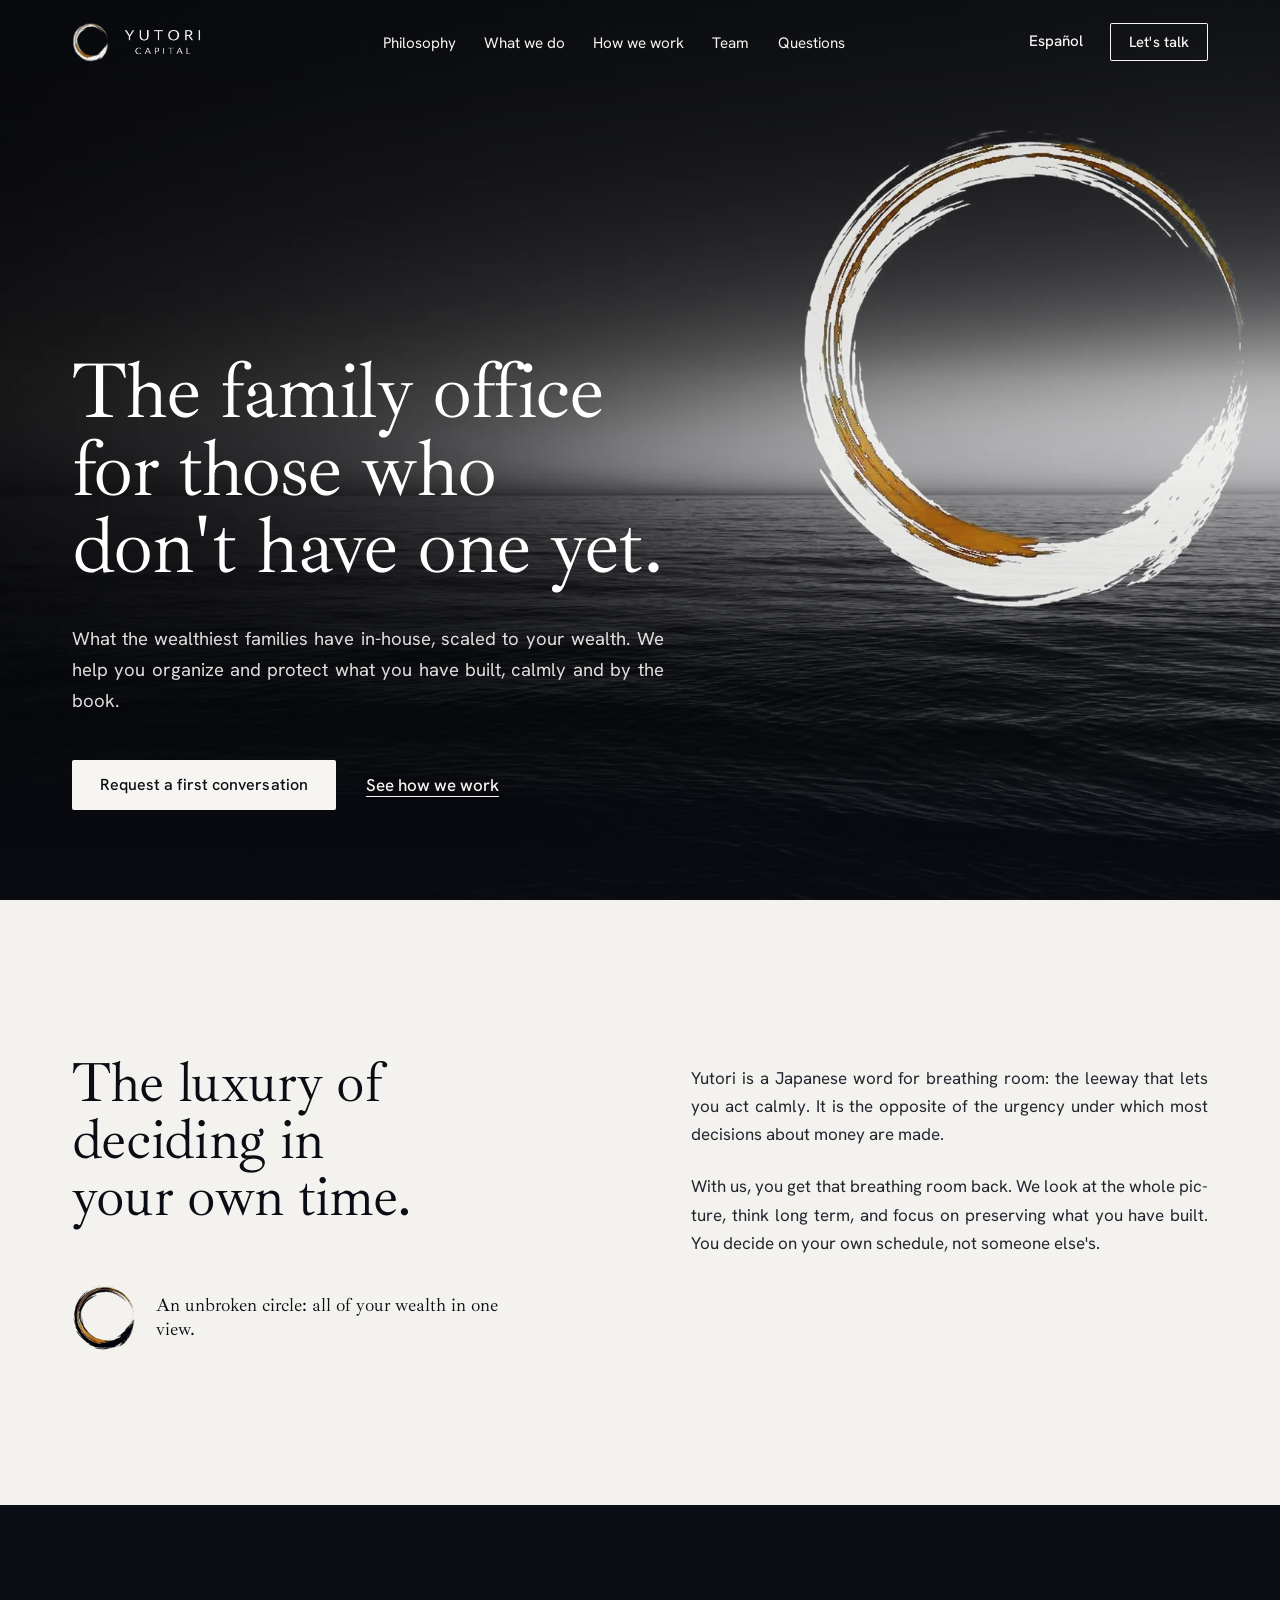
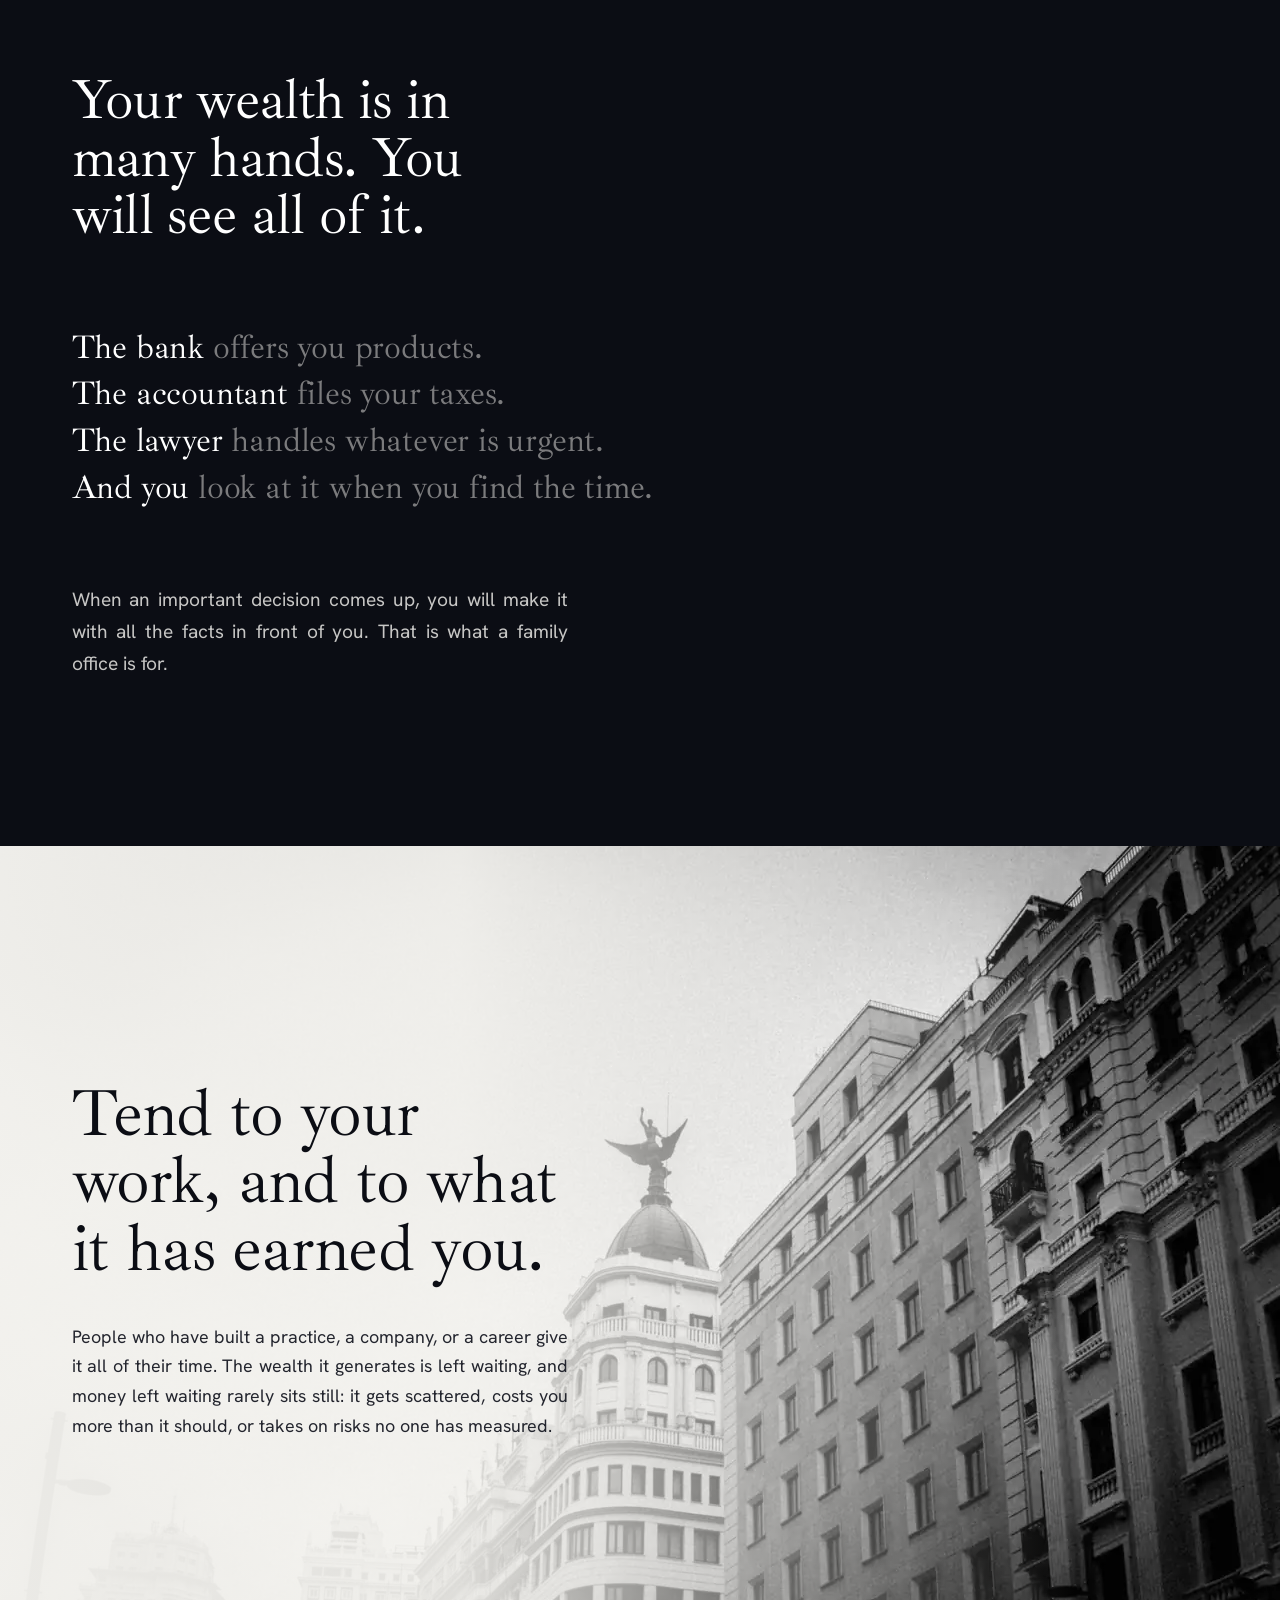
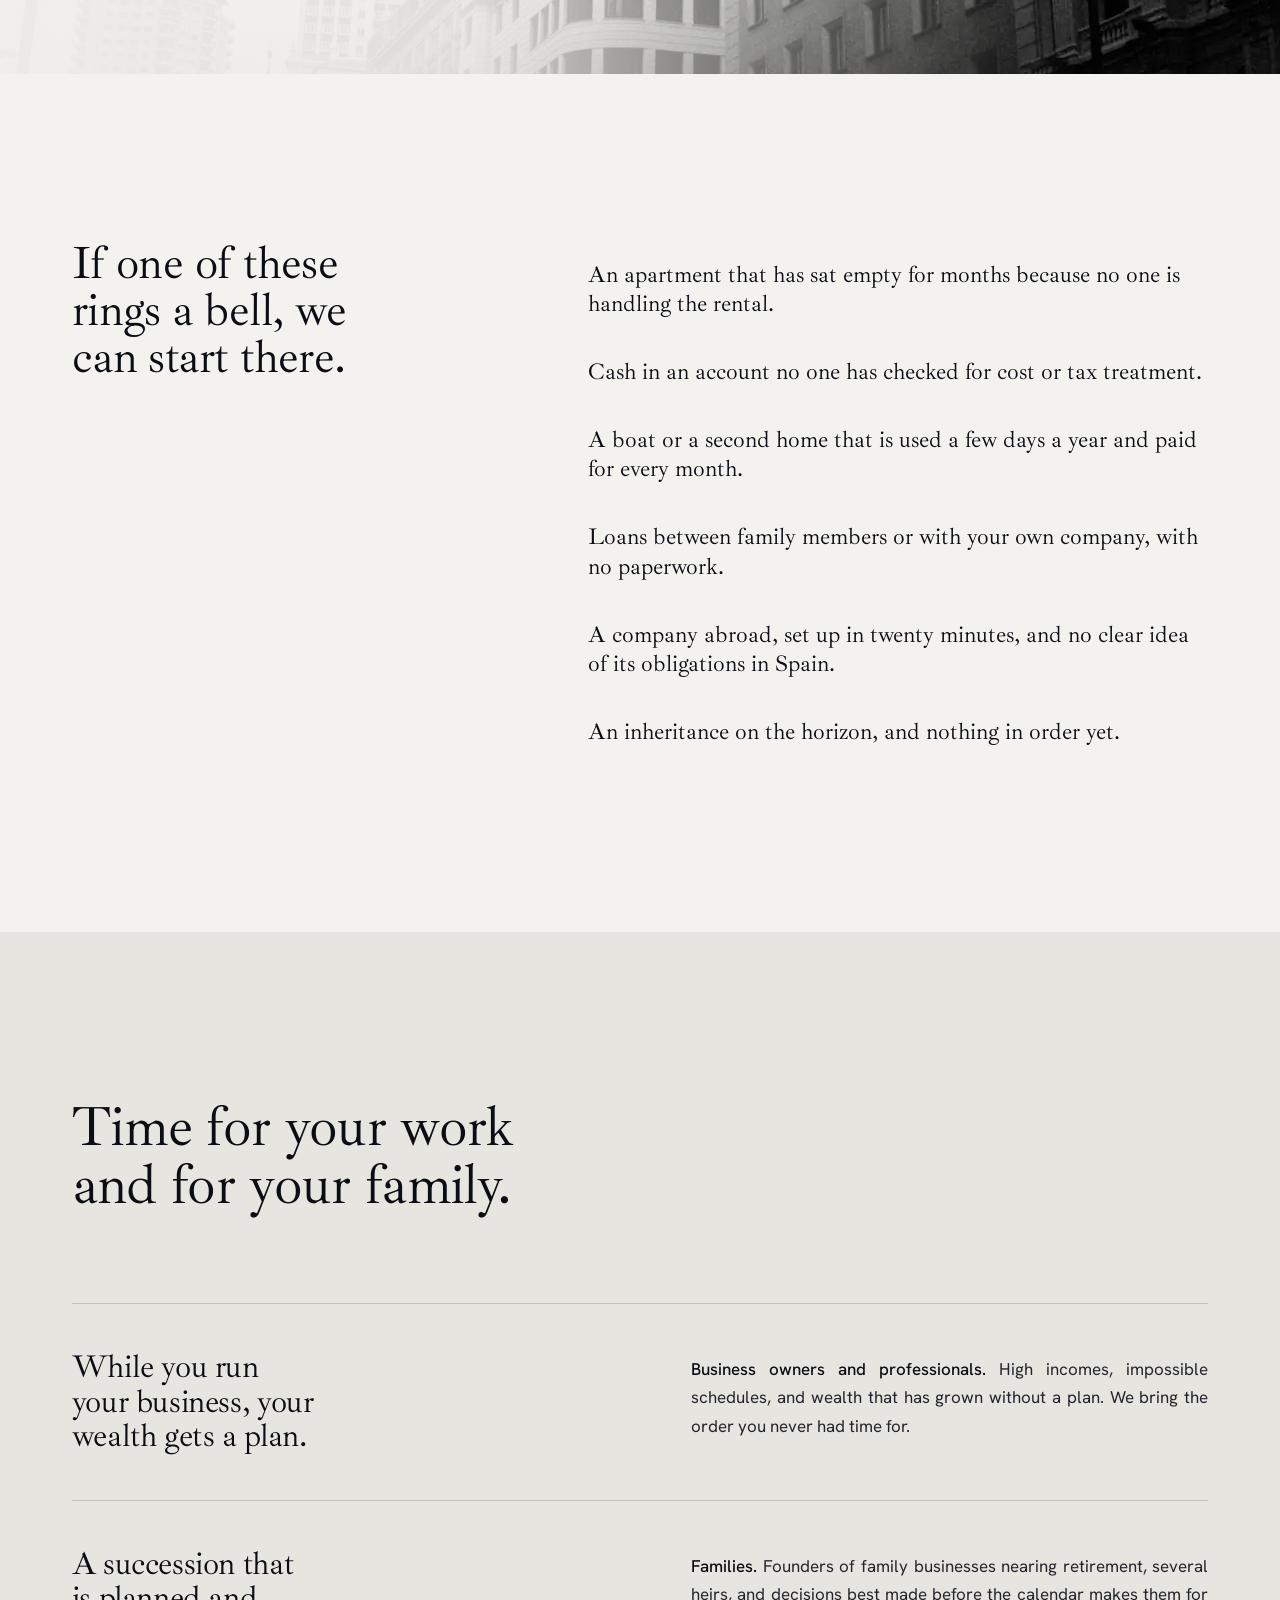
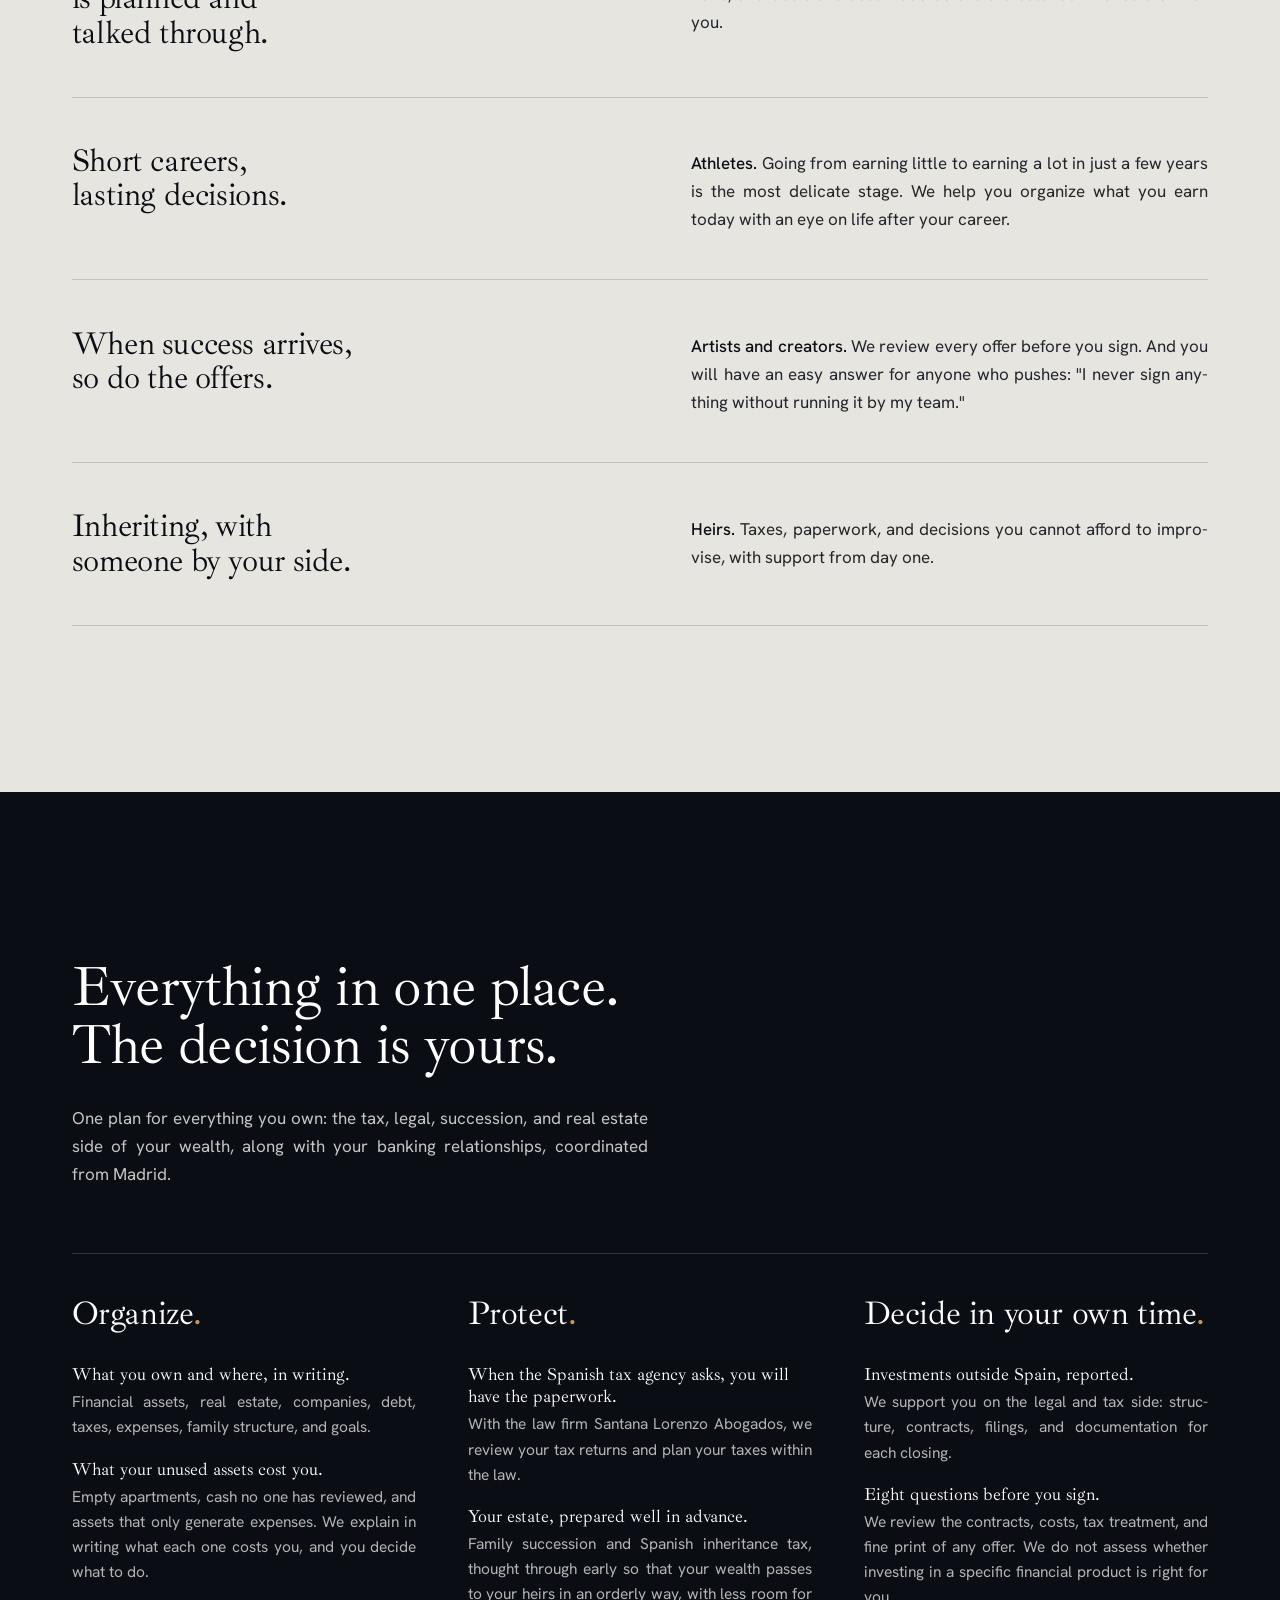
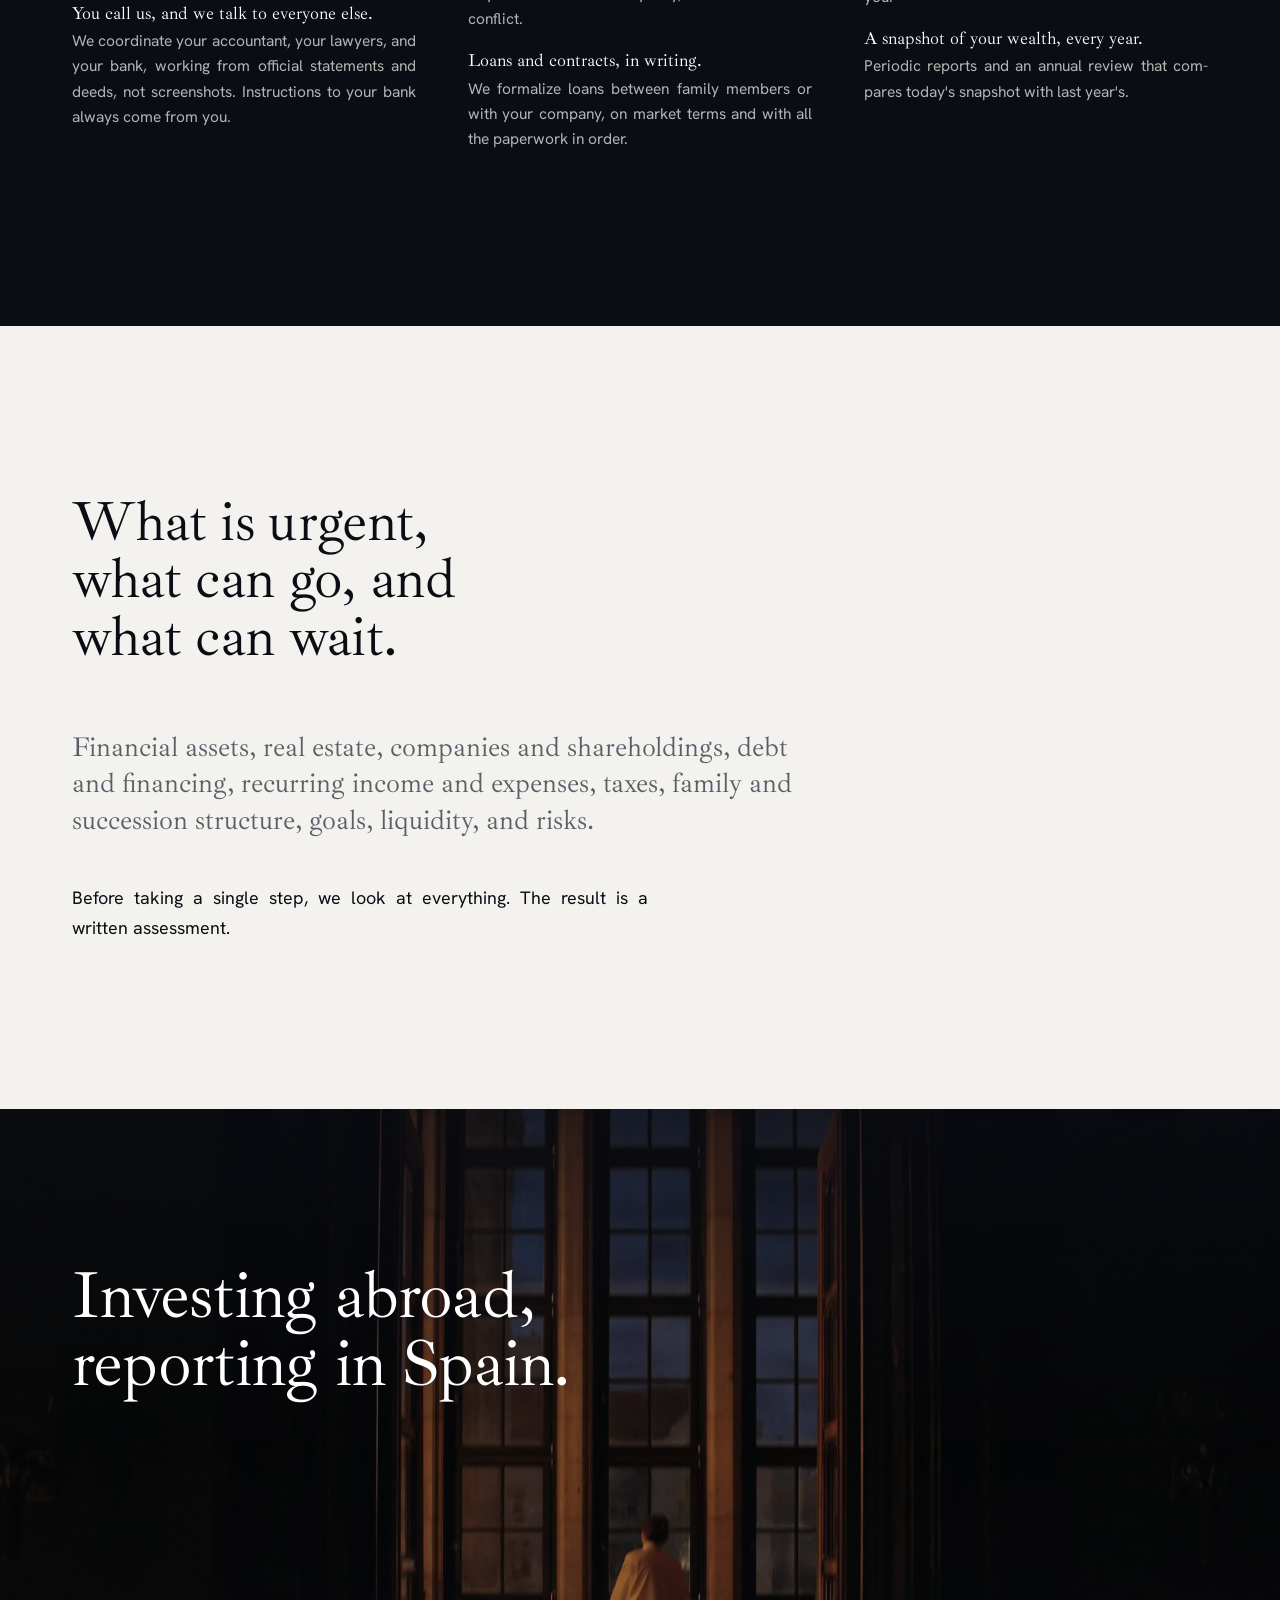
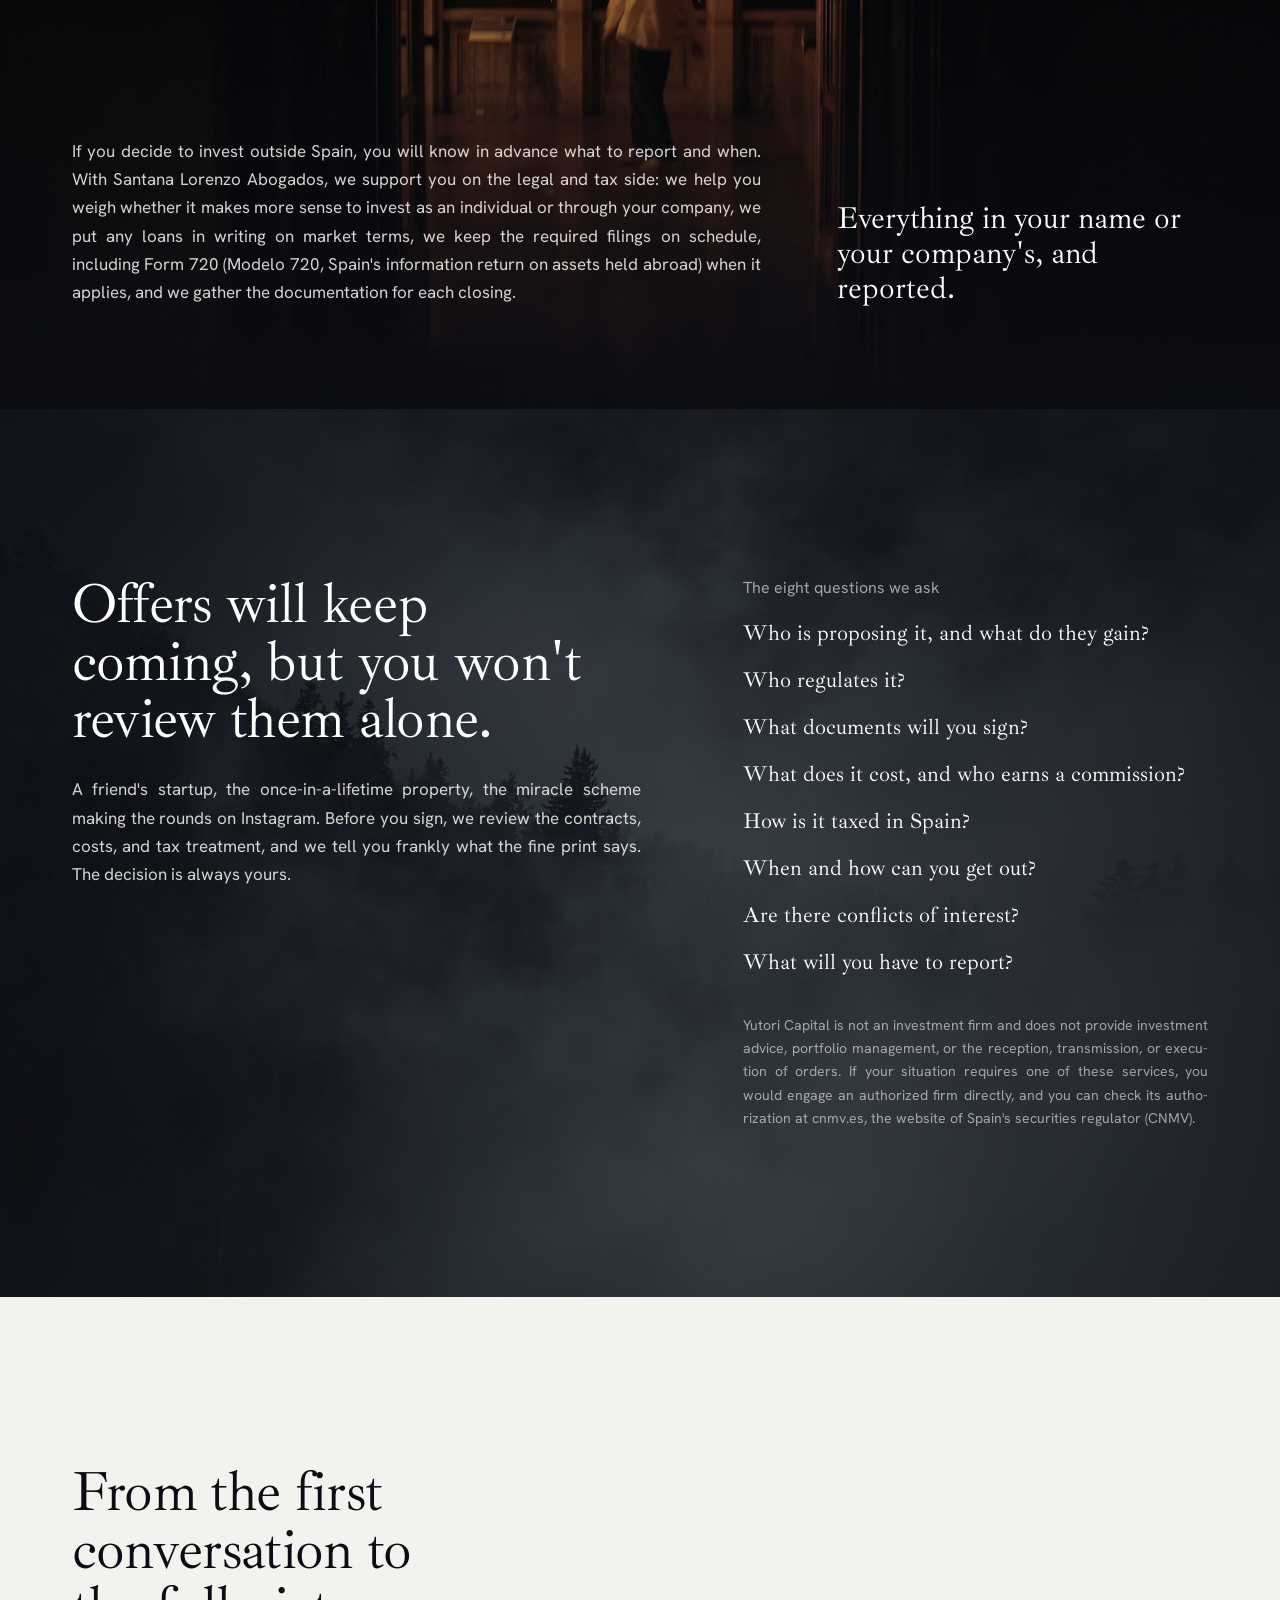
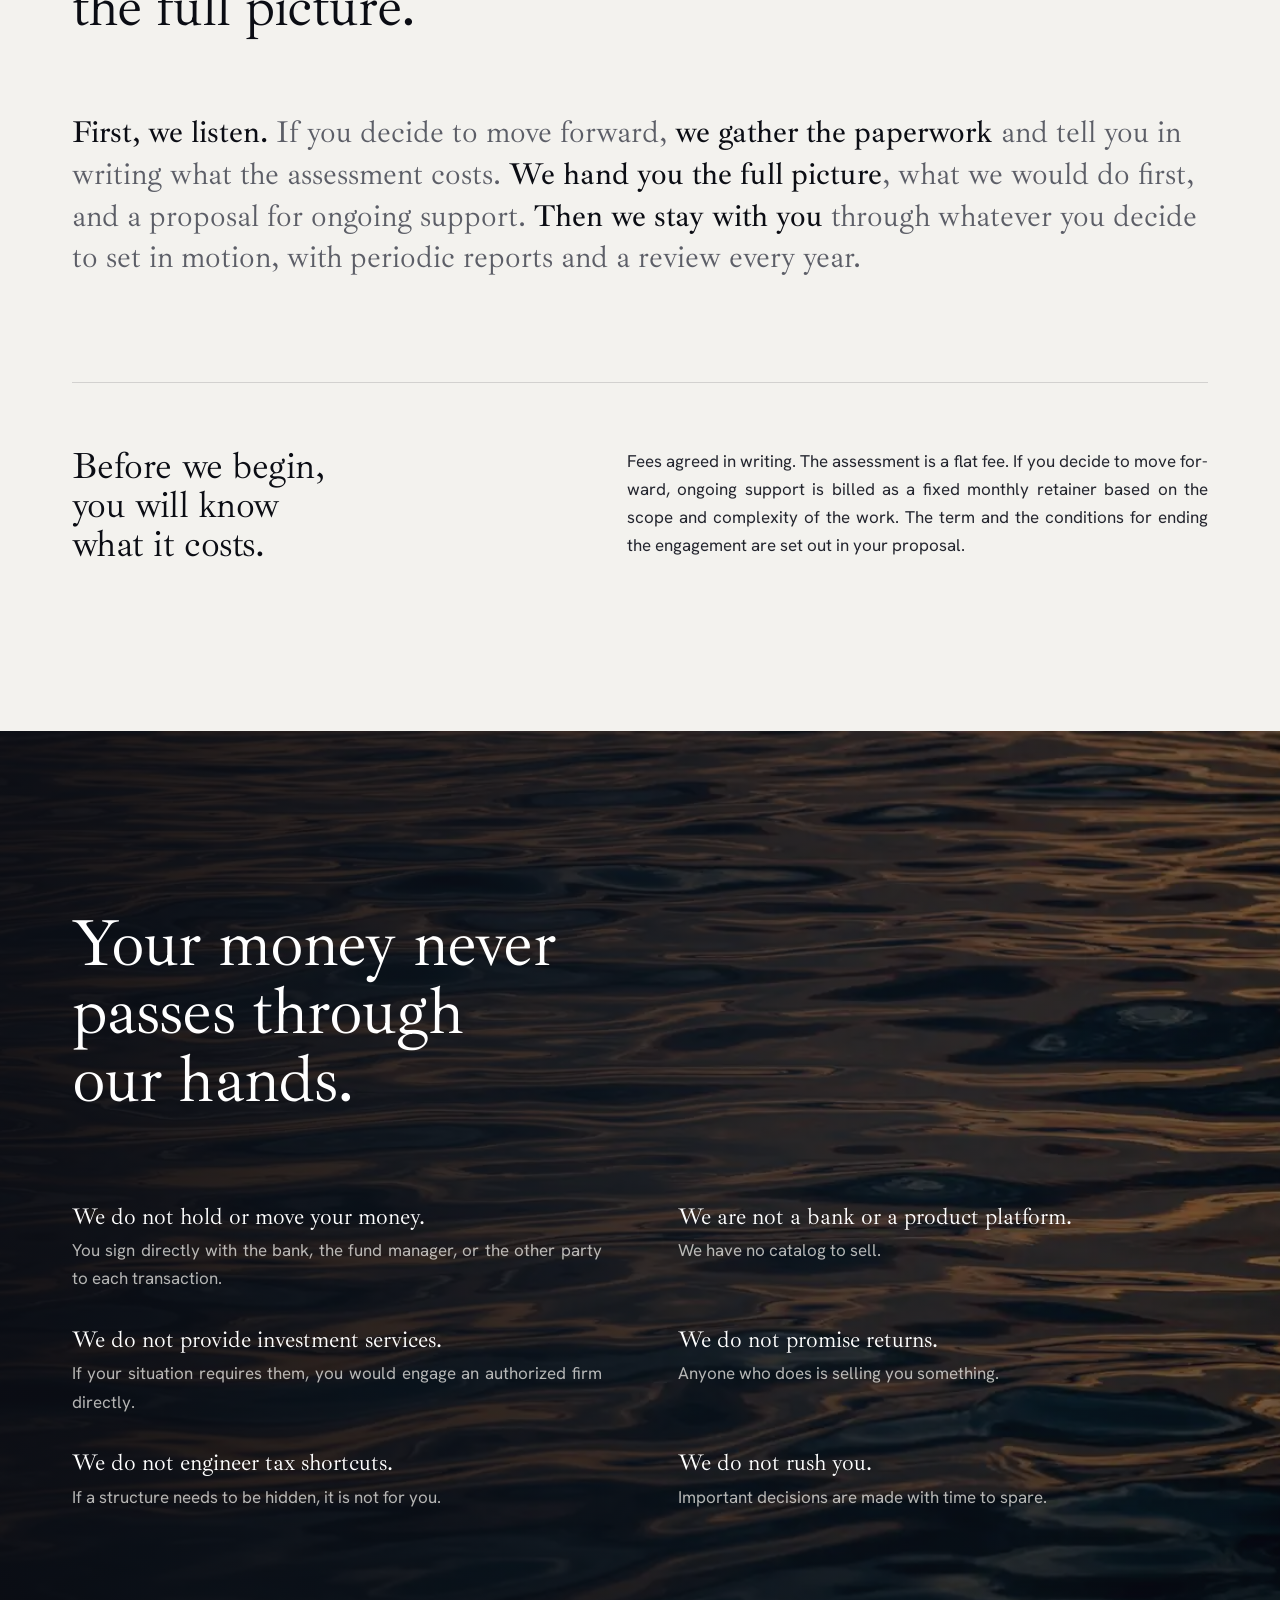
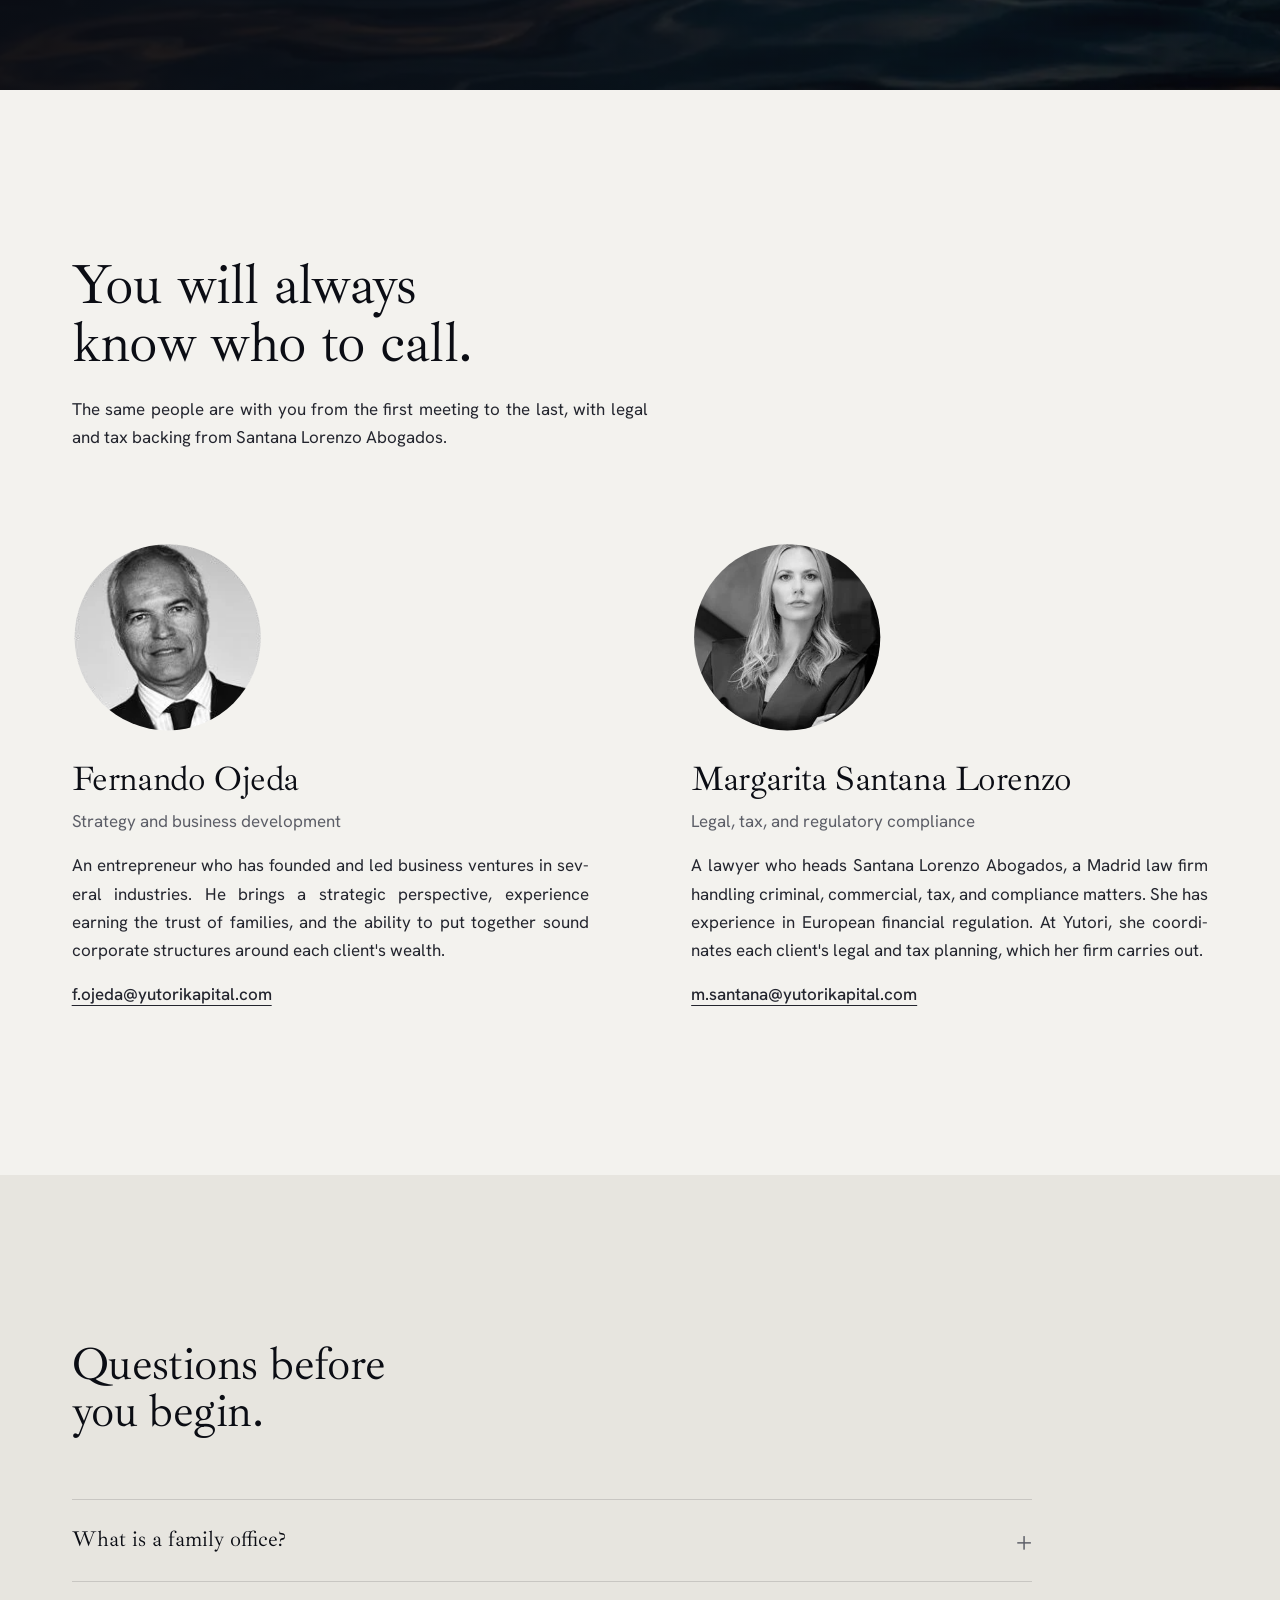
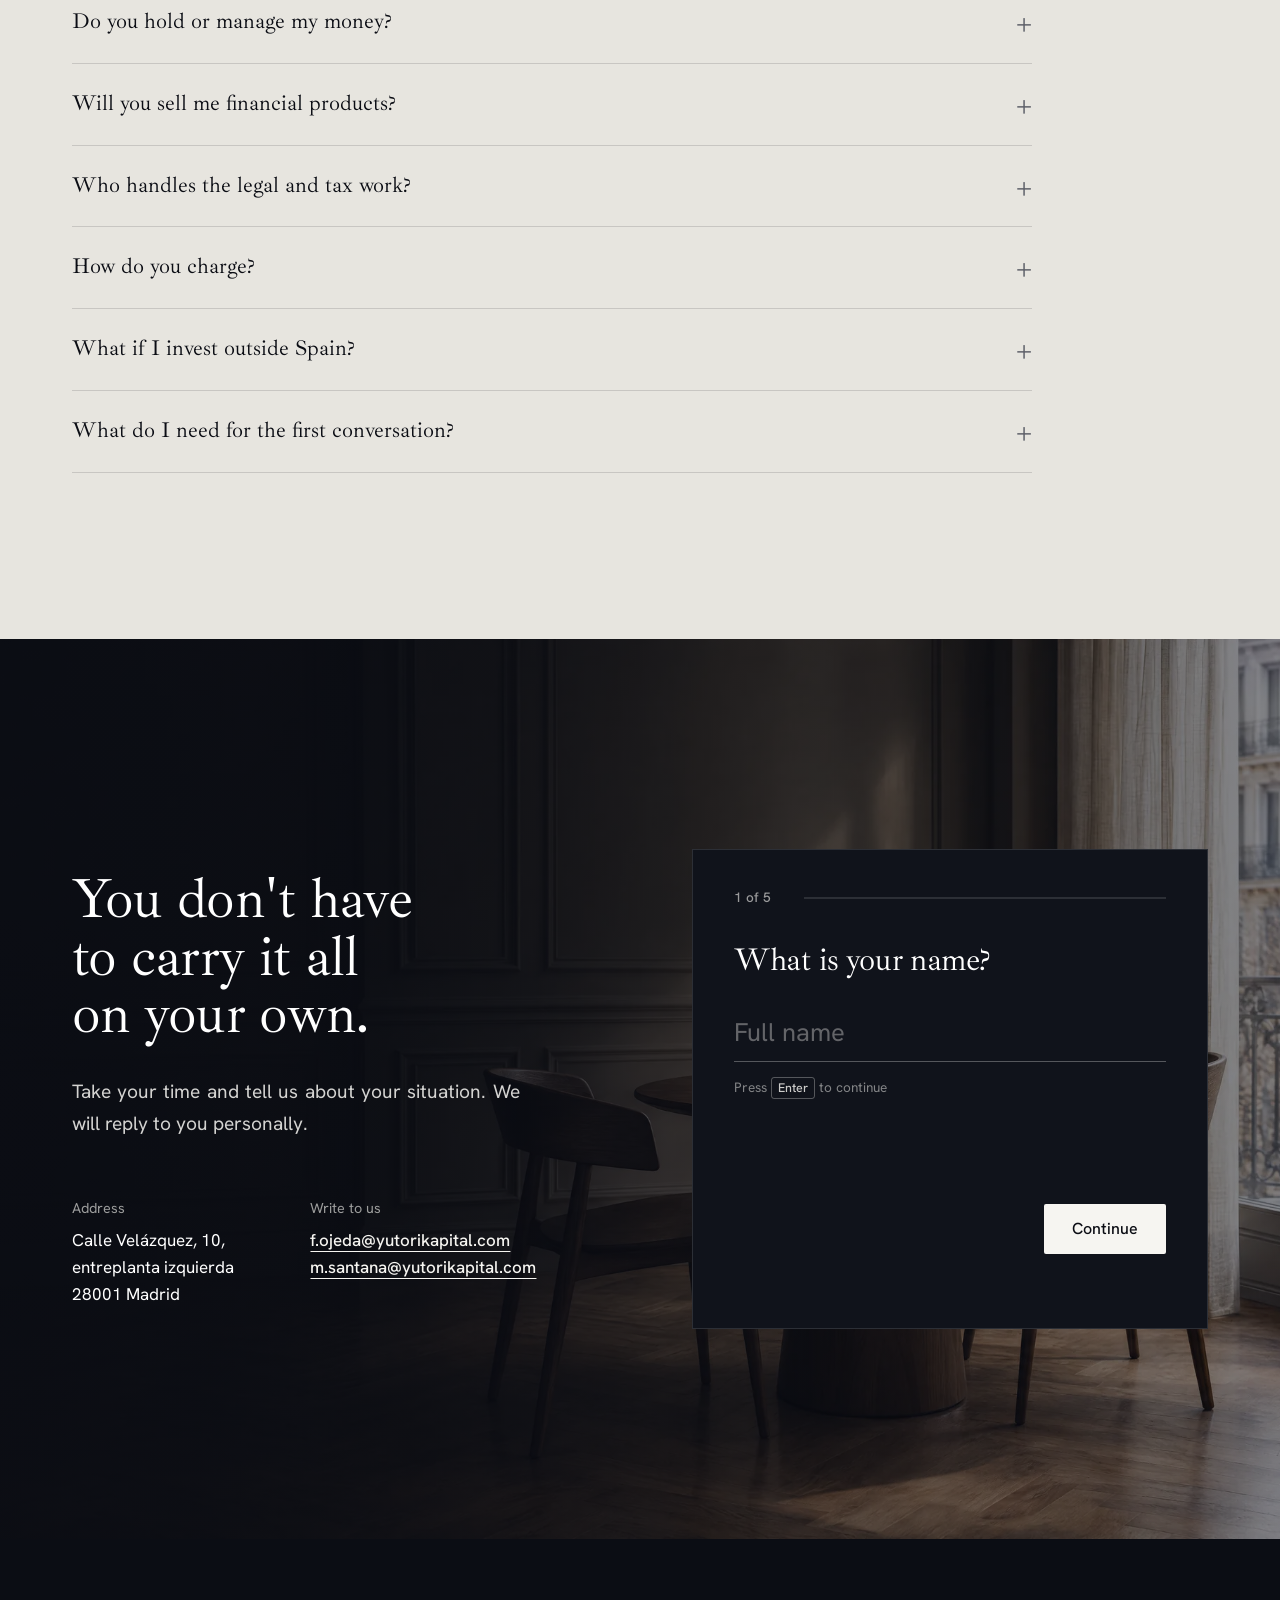
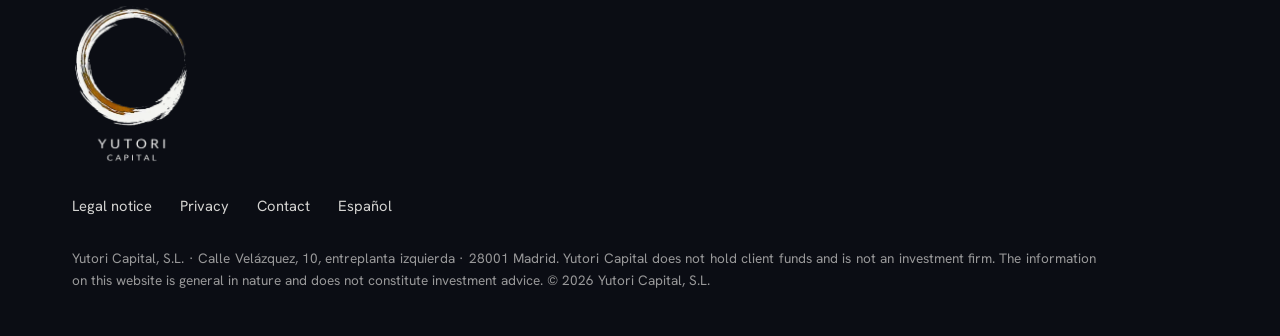
<file: en/index.html>
<!DOCTYPE html>

<html lang="en-US">
<head>
<meta charset="utf-8"/>
<meta content="width=device-width, initial-scale=1" name="viewport"/>
<title>Family office and estate planning in Madrid, Spain | Yutori Capital</title>
<meta content="The family office for those who don't have one yet. Everything you own in writing, estate planning, Modelo 720 filings, and one contact in Madrid." name="description"/>
<link href="https://yutorikapital.com/en/" rel="canonical"/>
<link href="https://yutorikapital.com/" hreflang="es" rel="alternate"/>
<link href="https://yutorikapital.com/en/" hreflang="en" rel="alternate"/>
<link href="https://yutorikapital.com/" hreflang="x-default" rel="alternate"/>
<meta content="index, follow" name="robots"/>
<meta content="#0B0D14" name="theme-color"/>
<meta content="website" property="og:type"/>
<meta content="en_US" property="og:locale"/>
<meta content="es_ES" property="og:locale:alternate"/>
<meta content="Yutori Capital" property="og:site_name"/>
<meta content="Yutori Capital | The family office for those who don't have one yet" property="og:title"/>
<meta content="We help organize and protect wealth that does not yet have a structure of its own, calmly and by the book." property="og:description"/>
<meta content="https://yutorikapital.com/en/" property="og:url"/>
<meta content="https://yutorikapital.com/assets/og-yutori-en.jpg" property="og:image"/>
<meta content="1200" property="og:image:width"/>
<meta content="630" property="og:image:height"/>
<meta content="image/jpeg" property="og:image:type"/>
<meta content="The family office for those who don't have one yet. Yutori Capital, Madrid" property="og:image:alt"/>
<meta content="summary_large_image" name="twitter:card"/>
<meta content="The family office for those who don't have one yet. Yutori Capital, Madrid" name="twitter:image:alt"/>
<link href="../assets/favicon.ico" rel="icon" sizes="48x48"/>
<link href="../assets/favicon-32.png" rel="icon" sizes="32x32" type="image/png"/>
<link href="../assets/favicon-180.png" rel="apple-touch-icon"/>
<link as="font" crossorigin="" href="../assets/fonts/ibarra-real-nova-latin.woff2" rel="preload" type="font/woff2"/>
<link as="font" crossorigin="" href="../assets/fonts/hanken-grotesk-latin.woff2" rel="preload" type="font/woff2"/>
<link as="image" href="../assets/fotos/portada-1920.webp" imagesizes="100vw" imagesrcset="../assets/fotos/portada-960.webp 960w, ../assets/fotos/portada-1920.webp 1920w" media="not all and (max-width: 760px) and (max-aspect-ratio: 3/4)" rel="preload"/>
<link as="image" href="../assets/fotos/portada-movil-900.webp" imagesizes="100vw" imagesrcset="../assets/fotos/portada-movil-740.webp 740w, ../assets/fotos/portada-movil-900.webp 900w" media="(max-width: 760px) and (max-aspect-ratio: 3/4)" rel="preload"/>
<link href="../styles.css?v=f0bc02e8" rel="stylesheet"/>
<script type="application/ld+json">
{
  "@context": "https://schema.org",
  "@graph": [
    {
      "@type": "Organization",
      "@id": "https://yutorikapital.com/#yutori",
      "name": "Yutori Capital",
      "legalName": "Yutori Capital, S.L.",
      "description": "Family office in Madrid that coordinates tax, legal, real estate, and succession matters for wealth that does not yet have a structure of its own.",
      "url": "https://yutorikapital.com/",
      "logo": { "@type": "ImageObject", "url": "https://yutorikapital.com/assets/logo-yutori.png", "width": 486, "height": 662 },
      "email": "f.ojeda@yutorikapital.com",
      "address": { "@type": "PostalAddress", "streetAddress": "Calle Velázquez, 10, entreplanta izquierda", "postalCode": "28001", "addressLocality": "Madrid", "addressCountry": "ES" },
      "areaServed": { "@type": "Country", "name": "Spain" },
      "employee": [
        { "@type": "Person", "name": "Fernando Ojeda", "jobTitle": "Strategy and business development", "email": "f.ojeda@yutorikapital.com" },
        { "@type": "Person", "name": "Margarita Santana Lorenzo", "jobTitle": "Legal, tax, and regulatory compliance", "email": "m.santana@yutorikapital.com" }
      ]
    },
    {
      "@type": "WebSite",
      "@id": "https://yutorikapital.com/#web",
      "url": "https://yutorikapital.com/",
      "name": "Yutori Capital",
      "inLanguage": ["es", "en-US"],
      "publisher": { "@id": "https://yutorikapital.com/#yutori" }
    },
    {
      "@type": "WebPage",
      "@id": "https://yutorikapital.com/en/#page",
      "url": "https://yutorikapital.com/en/",
      "name": "Family office and estate planning in Madrid, Spain | Yutori Capital",
      "description": "The family office for those who don't have one yet. Everything you own in writing, estate planning, Modelo 720 filings, and one contact in Madrid.",
      "inLanguage": "en-US",
      "isPartOf": { "@id": "https://yutorikapital.com/#web" },
      "about": { "@id": "https://yutorikapital.com/#yutori" },
      "primaryImageOfPage": { "@type": "ImageObject", "url": "https://yutorikapital.com/assets/og-yutori-en.jpg", "width": 1200, "height": 630 }
    },
    {
      "@type": "FAQPage",
      "@id": "https://yutorikapital.com/en/#faq",
      "isPartOf": { "@id": "https://yutorikapital.com/#web" },
      "mainEntity": [
        { "@type": "Question", "name": "What is a family office?", "acceptedAnswer": { "@type": "Answer", "text": "It is the office that coordinates a family's wealth-related affairs: real estate, companies, taxes, succession, and relationships with banks and advisors. The wealthiest families have their own. Yutori brings that same coordination to people whose wealth does not warrant a dedicated office, without providing investment services." } },
        { "@type": "Question", "name": "Do you hold or manage my money?", "acceptedAnswer": { "@type": "Answer", "text": "No. Your money stays in your accounts, in your name or your company's, and instructions always come from you. We organize the information, coordinate your advisors, and support you." } },
        { "@type": "Question", "name": "Will you sell me financial products?", "acceptedAnswer": { "@type": "Answer", "text": "We have no products to sell. Yutori Capital is not an investment firm. If your situation calls for investment advice, you would engage an authorized firm directly, and the final decision is always yours." } },
        { "@type": "Question", "name": "Who handles the legal and tax work?", "acceptedAnswer": { "@type": "Answer", "text": "Santana Lorenzo Abogados, the law firm headed by Margarita Santana Lorenzo. Yutori coordinates the work, and the firm carries it out." } },
        { "@type": "Question", "name": "How do you charge?", "acceptedAnswer": { "@type": "Answer", "text": "We agree on fees in writing before we begin. The assessment comes first, for a flat fee. Then, if you decide to move forward, ongoing support is billed as a fixed monthly retainer based on the scope and complexity of the work. The term and the conditions for ending the engagement are set out in the proposal." } },
        { "@type": "Question", "name": "What if I invest outside Spain?", "acceptedAnswer": { "@type": "Answer", "text": "We support you on the legal and tax side: the right structure, the contracts, the required filings, such as Form 720 (Modelo 720, Spain's information return on assets held abroad) when it applies, and the documentation for each closing, so that everything is reported." } },
        { "@type": "Question", "name": "What do I need for the first conversation?", "acceptedAnswer": { "@type": "Answer", "text": "All you need to do is tell us about your situation. Before we meet, we will let you know whether that first conversation has a fee. If you decide to move forward, we will tell you which documents to gather and what the assessment costs." } }
      ]
    }
  ]
}
</script>
</head>
<body>
<a class="salto" href="#content">Skip to content</a>
<header class="cab" id="cab">
<div class="env">
<a aria-label="Yutori Capital, home" class="marca" href="#home">
<img alt="" class="m-enso logo-claro" height="191" src="../assets/enso-claro-180.webp" width="180"/>
<img alt="" class="m-enso logo-oscuro" height="191" src="../assets/enso-180.webp" width="180"/>
<img alt="Yutori Capital" class="m-texto logo-claro" height="117" src="../assets/wordmark-claro.webp" width="303"/>
<img alt="" class="m-texto logo-oscuro" height="117" src="../assets/wordmark.webp" width="303"/>
</a>
<nav aria-label="Main" id="menu-principal">
<ul class="menu">
<li><a href="#philosophy">Philosophy</a></li>
<li><a href="#services">What we do</a></li>
<li><a href="#how-we-work">How we work</a></li>
<li><a href="#team">Team</a></li>
<li><a href="#faq">Questions</a></li>
</ul>
<div class="menu-pie">
<a class="btn btn-blanco" href="#contact">Request a first conversation</a>
<a class="idioma-menu" data-cambio-idioma="" href="../" hreflang="es" lang="es">Español</a>
</div>
</nav>
<div class="cab-acciones">
<a aria-label="Leer esta página en español" class="idioma" data-cambio-idioma="" href="../" hreflang="es" lang="es"><span class="idioma-corto">ES</span><span class="idioma-largo">Español</span></a>
<a class="btn btn-borde" href="#contact">Let's talk</a>
<button aria-controls="menu-principal" aria-expanded="false" class="abre-menu" type="button">Menu</button>
</div>
</div>
</header>
<main id="content">
<section aria-labelledby="titular" class="foto-seccion portada" id="home">
<picture><source media="(max-width: 760px) and (max-aspect-ratio: 3/4)" sizes="100vw" srcset="../assets/fotos/portada-movil-740.webp 740w, ../assets/fotos/portada-movil-900.webp 900w"/><img alt="Calm sea in black and white, with light on the distant horizon" class="fondo" fetchpriority="high" height="1280" sizes="100vw" src="../assets/fotos/portada-1920.webp" srcset="../assets/fotos/portada-960.webp 960w, ../assets/fotos/portada-1920.webp 1920w" width="1920"/></picture>
<div aria-hidden="true" class="enso-hero"><img alt="" fetchpriority="high" height="1032" sizes="(max-width: 760px) and (max-height: 760px) min(44vw, 190px), (max-width: 760px) min(54vw, 250px), min(37vw, 600px)" src="../assets/enso-claro-640.webp" srcset="../assets/enso-claro-420.webp 420w, ../assets/enso-claro-640.webp 640w, ../assets/enso-claro-760.webp 760w, ../assets/enso-claro@2x.webp 972w" width="972"/></div>
<div class="env">
<h1 id="titular">The family office for those who don't have one yet.</h1>
<p class="entrada">What the wealth­iest fam­i­lies have in-house, scaled to your wealth. We help you orga­nize and pro­tect what you have built, calmly and by the book.</p>
<div class="acciones">
<a class="btn btn-blanco" href="#contact">Request a first conversation</a>
<a class="enlace-claro" href="#how-we-work">See how we work</a>
</div>
</div>
</section>
<section aria-labelledby="t-filosofia" class="filosofia" id="philosophy">
<div class="filo-texto">
<h2 id="t-filosofia">The luxury of deciding in your own time.</h2>
<div class="filo-parrafos">
<p class="primero">Yutori is a Japa­nese word for breathing room: the leeway that lets you act calmly. It is the oppo­site of the urgency under which most deci­sions about money are made.</p>
<p>With us, you get that breathing room back. We look at the whole pic­ture, think long term, and focus on pre­serving what you have built. You decide on your own schedule, not someone else's.</p>
</div>
<div class="filo-marca">
<img alt="" height="191" loading="lazy" src="../assets/enso-180.webp" width="180"/>
<p class="nohyph">An unbroken circle: all of your wealth in one view.</p>
</div>
</div>
</section>
<section aria-labelledby="t-manos" class="bloque oscuro manos" id="many-hands">
<div class="env">
<h2 id="t-manos"><span class="golpe">Your wealth is in many hands.</span> <span class="golpe">You will see all of it.</span></h2>
<ul class="cascada nohyph">
<li><b>The bank</b> offers you products.</li>
<li><b>The accountant</b> files your taxes.</li>
<li><b>The lawyer</b> handles whatever is urgent.</li>
<li><b>And you</b> look at it when you find the time.</li>
</ul>
<p class="remate">When an impor­tant deci­sion comes up, you will make it with all the facts in front of you. That is what a family office is for.</p>
</div>
</section>
<section aria-labelledby="t-conservar" class="foto-seccion conservar" id="preserve">
<img alt="Buildings on Madrid's Gran Vía in black and white, with a winged statue atop the dome" class="fondo" height="1280" loading="lazy" sizes="100vw" src="../assets/fotos/conservar-madrid-v2-1920.webp" srcset="../assets/fotos/conservar-madrid-v2-960.webp 960w, ../assets/fotos/conservar-madrid-v2-1280.webp 1280w, ../assets/fotos/conservar-madrid-v2-1920.webp 1920w" width="1920"/>
<div class="env">
<h2 id="t-conservar">Tend to your work, and to what it has earned you.</h2>
<p>People who have built a prac­tice, a com­pany, or a career give it all of their time. The wealth it gen­er­ates is left waiting, and money left waiting rarely sits still: it gets scat­tered, costs you more than it should, or takes on risks no one has measured.</p>
</div>
</section>
<section aria-labelledby="t-suena" class="bloque situaciones" id="sound-familiar">
<div class="env">
<h2 id="t-suena">If one of these rings a bell, we can start there.</h2>
<ul class="nohyph">
<li>An apartment that has sat empty for months because no one is handling the rental.</li>
<li>Cash in an account no one has checked for cost or tax treatment.</li>
<li>A boat or a second home that is used a few days a year and paid for every month.</li>
<li>Loans between family members or with your own company, with no paperwork.</li>
<li>A company abroad, set up in twenty minutes, and no clear idea of its obligations in Spain.</li>
<li>An inheritance on the horizon, and nothing in order yet.</li>
</ul>
</div>
</section>
<section aria-labelledby="t-quien" class="bloque perfiles" id="who-we-serve">
<div class="env">
<h2 id="t-quien">Time for your work and for your family.</h2>
<div class="lista-perfiles">
<article><h3><span class="golpe">While you run your business,</span> <span class="golpe">your wealth gets a plan.</span></h3><p><b>Busi­ness owners and pro­fes­sionals.</b> High incomes, impos­sible sched­ules, and wealth that has grown without a plan. We bring the order you never had time for.</p></article>
<article><h3>A succession that is planned and talked through.</h3><p><b>Fam­i­lies.</b> Founders of family busi­nesses nearing retire­ment, sev­eral heirs, and deci­sions best made before the cal­endar makes them for you.</p></article>
<article><h3>Short careers, lasting decisions.</h3><p><b>Ath­letes.</b> Going from earning little to earning a lot in just a few years is the most del­i­cate stage. We help you orga­nize what you earn today with an eye on life after your career.</p></article>
<article><h3>When success arrives, so do the offers.</h3><p><b>Artists and cre­ators.</b> We review every offer before you sign. And you will have an easy answer for anyone who pushes: "I never sign any­thing without run­ning it by my team."</p></article>
<article><h3>Inheriting, with someone by your side.</h3><p><b>Heirs.</b> Taxes, paper­work, and deci­sions you cannot afford to impro­vise, with sup­port from day one.</p></article>
</div>
</div>
</section>
<section aria-labelledby="t-servicios" class="bloque oscuro servicios" id="services">
<div class="env">
<h2 id="t-servicios"><span class="golpe">Everything in one place.</span> <span class="golpe">The decision is yours.</span></h2>
<p class="sub">One plan for every­thing you own: the tax, legal, succession, and real estate side of your wealth, along with your banking rela­tion­ships, coor­di­nated from Madrid.</p>
<div class="pilares">
<div class="pilar">
<h3>Organize<span>.</span></h3>
<ul>
<li><strong>What you own and where, in writing.</strong> Finan­cial assets, real estate, com­pa­nies, debt, taxes, expenses, family struc­ture, and goals.</li>
<li><strong>What your unused assets cost you.</strong> Empty apart­ments, cash no one has reviewed, and assets that only gen­erate expenses. We explain in writing what each one costs you, and you decide what to do.</li>
<li><strong>You call us, and we talk to everyone else.</strong> We coor­di­nate your accoun­tant, your lawyers, and your bank, working from offi­cial state­ments and deeds, not screen­shots. Instruc­tions to your bank always come from you.</li>
</ul>
</div>
<div class="pilar">
<h3>Protect<span>.</span></h3>
<ul>
<li><strong>When the Spanish tax agency asks, you will have the paper­work.</strong> With the law firm Santana Lorenzo Abogados, we review your tax returns and plan your taxes within the law.</li>
<li><strong>Your estate, pre­pared well in advance.</strong> Family succession and Spanish inher­i­tance tax, thought through early so that your wealth passes to your heirs in an orderly way, with less room for conflict.</li>
<li><strong>Loans and con­tracts, in writing.</strong> We for­malize loans between family mem­bers or with your com­pany, on market terms and with all the paper­work in order.</li>
</ul>
</div>
<div class="pilar">
<h3>Decide in your own time<span>.</span></h3>
<ul>
<li><strong>Invest­ments out­side Spain, reported.</strong> We sup­port you on the legal and tax side: struc­ture, con­tracts, fil­ings, and doc­u­men­ta­tion for each closing.</li>
<li><strong>Eight ques­tions before you sign.</strong> We review the con­tracts, costs, tax treat­ment, and fine print of any offer. We do not assess whether investing in a spe­cific finan­cial product is right for you.</li>
<li><strong>A snap­shot of your wealth, every year.</strong> Peri­odic reports and an annual review that com­pares today's snap­shot with last year's.</li>
</ul>
</div>
</div>
</div>
</section>
<section aria-labelledby="t-diag" class="bloque diagnostico" id="diagnosis">
<div class="env">
<h2 id="t-diag">What is urgent, what can go, and what can wait.</h2>
<p class="mira nohyph">Financial assets, real estate, companies and shareholdings, debt and financing, recurring income and expenses, taxes, family and succession structure, goals, liquidity, and risks.</p>
<p class="resultado">Before taking a single step, we look at every­thing. The result is a written assessment.</p>
</div>
</section>
<section aria-labelledby="t-fuera" class="foto-seccion fuera" id="investing-abroad">
<img alt="Dimly lit interior with large windows and a person looking out" class="fondo" height="1280" loading="lazy" sizes="100vw" src="../assets/fotos/fuera-ventanales-1920.webp" srcset="../assets/fotos/fuera-ventanales-960.webp 960w, ../assets/fotos/fuera-ventanales-1920.webp 1920w" width="1920"/>
<div class="env">
<h2 id="t-fuera">Investing abroad, reporting in Spain.</h2>
<div class="abajo">
<p>If you decide to invest out­side Spain, you will know in advance what to report and when. With Santana Lorenzo Abogados, we sup­port you on the legal and tax side: we help you weigh whether it makes more sense to invest as an indi­vidual or through your com­pany, we put any loans in writing on market terms, we keep the required fil­ings on schedule, including Form 720 (Modelo 720, Spain's infor­ma­tion return on assets held abroad) when it applies, and we gather the doc­u­men­ta­tion for each closing.</p>
<p class="remate nohyph">Everything in your name or your company's, and reported.</p>
</div>
</div>
</section>
<section aria-labelledby="t-oportunidades" class="foto-seccion oportunidades" id="opportunities">
<img alt="Mist-covered mountain with trees in the background" class="fondo" height="1280" loading="lazy" sizes="100vw" src="../assets/fotos/oportunidades-1920.webp" srcset="../assets/fotos/oportunidades-960.webp 960w, ../assets/fotos/oportunidades-1920.webp 1920w" width="1920"/>
<div class="env">
<div class="texto">
<h2 id="t-oportunidades"><span class="golpe">Offers will keep coming,</span> <span class="golpe">but you won't review them alone.</span></h2>
<p>A friend's startup, the once-in-a-life­time prop­erty, the mir­acle scheme making the rounds on Instagram. Before you sign, we review the con­tracts, costs, and tax treat­ment, and we tell you frankly what the fine print says. The deci­sion is always yours.</p>
</div>
<div class="lista">
<p class="tit">The eight ques­tions we ask</p>
<ul class="nohyph">
<li>Who is proposing it, and what do they gain?</li>
<li>Who regulates it?</li>
<li>What documents will you sign?</li>
<li>What does it cost, and who earns a commission?</li>
<li>How is it taxed in Spain?</li>
<li>When and how can you get out?</li>
<li>Are there conflicts of interest?</li>
<li>What will you have to report?</li>
</ul>
<p class="nota">Yutori Capital is not an invest­ment firm and does not pro­vide invest­ment advice, port­folio man­age­ment, or the recep­tion, trans­mis­sion, or exe­cu­tion of orders. If your sit­u­a­tion requires one of these ser­vices, you would engage an autho­rized firm directly, and you can check its autho­riza­tion at cnmv.es, the web­site of Spain's secu­ri­ties reg­u­lator (CNMV).</p>
</div>
</div>
</section>
<section aria-labelledby="t-metodo" class="bloque metodo" id="how-we-work">
<div class="env">
<h2 id="t-metodo">From the first conversation to the full picture.</h2>
<p class="relato nohyph"><b>First, we listen.</b> If you decide to move forward, <b>we gather the paperwork</b> and tell you in writing what the assessment costs. <b>We hand you the full picture</b>, what we would do first, and a proposal for ongoing support. <b>Then we stay with you</b> through whatever you decide to set in motion, with periodic reports and a review every year.</p>
<div class="cobro">
<h3>Before we begin, you will know what it costs.</h3>
<p>Fees agreed in writing. The assess­ment is a flat fee. If you decide to move for­ward, ongoing sup­port is billed as a fixed monthly retainer based on the scope and com­plexity of the work. The term and the con­di­tions for ending the engage­ment are set out in your proposal.</p>
</div>
</div>
</section>
<section aria-labelledby="t-dinero" class="foto-seccion dinero" id="your-money">
<img alt="Calm dark water with golden reflections" class="fondo" height="1280" loading="lazy" sizes="100vw" src="../assets/fotos/dinero-v2-1920.webp" srcset="../assets/fotos/dinero-v2-960.webp 960w, ../assets/fotos/dinero-v2-1280.webp 1280w, ../assets/fotos/dinero-v2-1920.webp 1920w" width="1920"/>
<div class="env">
<h2 id="t-dinero">Your money never passes through our hands.</h2>
<ul class="noes">
<li><strong>We do not hold or move your money.</strong> You sign directly with the bank, the fund man­ager, or the other party to each transaction.</li>
<li><strong>We are not a bank or a product plat­form.</strong> We have no cat­alog to sell.</li>
<li><strong>We do not pro­vide invest­ment ser­vices.</strong> If your sit­u­a­tion requires them, you would engage an autho­rized firm directly.</li>
<li><strong>We do not promise returns.</strong> Anyone who does is selling you something.</li>
<li><strong>We do not engi­neer tax short­cuts.</strong> If a struc­ture needs to be hidden, it is not for you.</li>
<li><strong>We do not rush you.</strong> Impor­tant deci­sions are made with time to spare.</li>
</ul>
</div>
</section>
<section aria-labelledby="t-equipo" class="bloque equipo" id="team">
<div class="env">
<h2 id="t-equipo">You will always know who to call.</h2>
<p class="sub">The same people are with you from the first meeting to the last, with legal and tax backing from Santana Lorenzo Abogados.</p>
<div class="gente">
<article class="persona">
<img alt="Portrait of Fernando Ojeda" height="200" loading="lazy" src="../assets/fernando-ojeda.webp" width="200"/>
<h3>Fernando Ojeda</h3>
<p class="rol nohyph">Strategy and business development</p>
<p class="bio">An entre­pre­neur who has founded and led busi­ness ven­tures in sev­eral indus­tries. He brings a strategic per­spec­tive, expe­ri­ence earning the trust of fam­i­lies, and the ability to put together sound cor­po­rate struc­tures around each client's wealth.</p>
<a class="enlace correo" href="mailto:f.ojeda@yutorikapital.com">f.ojeda@yutorikapital.com</a>
</article>
<article class="persona">
<img alt="Portrait of Margarita Santana Lorenzo" height="296" loading="lazy" src="../assets/margarita-santana.webp" width="298"/>
<h3>Margarita Santana Lorenzo</h3>
<p class="rol nohyph">Legal, tax, and regulatory compliance</p>
<p class="bio">A lawyer who heads Santana Lorenzo Abogados, a Madrid law firm han­dling crim­inal, com­mer­cial, tax, and compliance matters. She has expe­ri­ence in Euro­pean finan­cial reg­u­la­tion. At Yutori, she coor­di­nates each client's legal and tax plan­ning, which her firm car­ries out.</p>
<a class="enlace correo" href="mailto:m.santana@yutorikapital.com">m.santana@yutorikapital.com</a>
</article>
</div>
</div>
</section>
<section aria-labelledby="t-preguntas" class="bloque preguntas" id="faq">
<div class="env">
<h2 id="t-preguntas">Questions before you begin.</h2>
<div class="faq">
<details><summary>What is a family office?</summary><p>It is the office that coor­di­nates a family's wealth-related affairs: real estate, com­pa­nies, taxes, succession, and rela­tion­ships with banks and advi­sors. The wealth­iest fam­i­lies have their own. Yutori brings that same coor­di­na­tion to people whose wealth does not war­rant a ded­i­cated office, without pro­viding invest­ment services.</p></details>
<details><summary>Do you hold or manage my money?</summary><p>No. Your money stays in your accounts, in your name or your com­pany's, and instruc­tions always come from you. We orga­nize the infor­ma­tion, coor­di­nate your advi­sors, and sup­port you.</p></details>
<details><summary>Will you sell me financial products?</summary><p>We have no prod­ucts to sell. Yutori Capital is not an invest­ment firm. If your sit­u­a­tion calls for invest­ment advice, you would engage an autho­rized firm directly, and the final deci­sion is always yours.</p></details>
<details><summary>Who handles the legal and tax work?</summary><p>Santana Lorenzo Abogados, the law firm headed by Margarita Santana Lorenzo. Yutori coor­di­nates the work, and the firm car­ries it out.</p></details>
<details><summary>How do you charge?</summary><p>We agree on fees in writing before we begin. The assess­ment comes first, for a flat fee. Then, if you decide to move for­ward, ongoing sup­port is billed as a fixed monthly retainer based on the scope and com­plexity of the work. The term and the con­di­tions for ending the engage­ment are set out in the proposal.</p></details>
<details><summary>What if I invest outside Spain?</summary><p>We sup­port you on the legal and tax side: the right struc­ture, the con­tracts, the required fil­ings, such as Form 720 (Modelo 720, Spain's infor­ma­tion return on assets held abroad) when it applies, and the doc­u­men­ta­tion for each closing, so that every­thing is reported.</p></details>
<details><summary>What do I need for the first conversation?</summary><p>All you need to do is tell us about your sit­u­a­tion. Before we meet, we will let you know whether that first con­ver­sa­tion has a fee. If you decide to move for­ward, we will tell you which doc­u­ments to gather and what the assess­ment costs.</p></details>
</div>
</div>
</section>
<section aria-labelledby="t-contacto" class="foto-seccion contacto" id="contact">
<img alt="Round wooden table and two chairs by a tall window in a classic apartment" class="fondo" height="1280" loading="lazy" sizes="100vw" src="../assets/fotos/contacto-conversacion-1920.webp" srcset="../assets/fotos/contacto-conversacion-960.webp 960w, ../assets/fotos/contacto-conversacion-1920.webp 1920w" width="1920"/>
<div class="env contacto-in">
<div class="contacto-texto">
<h2 id="t-contacto">You don't have to carry it all on your own.</h2>
<p class="sub">Take your time and tell us about your sit­u­a­tion. We will reply to you personally.</p>
</div>
<form aria-label="Request a first conversation" class="guia" id="guia" novalidate="">
<div class="guia-cab">
<span aria-live="polite" class="guia-paso" id="guia-paso">1 of 5</span>
<div aria-hidden="true" class="guia-barra"><span id="guia-progreso"></span></div>
</div>
<fieldset class="paso activo" data-tipo="texto">
<legend>What is your name?</legend>
<label class="visual-oculto" for="f-nombre">Full name</label>
<input autocapitalize="words" autocomplete="name" enterkeyhint="next" id="f-nombre" maxlength="120" name="nombre" placeholder="Full name" type="text"/>
<p class="ayuda nohyph">Press <kbd>Enter</kbd> to continue</p>
</fieldset>
<fieldset class="paso" data-tipo="unica">
<legend>Which best describes you?</legend>
<div class="opciones dos">
<label class="opcion"><input name="perfil" type="radio" value="Business owner or professional"/><span>Business owner or professional</span></label>
<label class="opcion"><input name="perfil" type="radio" value="Family with a succession ahead"/><span>Family preparing for succession</span></label>
<label class="opcion"><input name="perfil" type="radio" value="Athlete"/><span>Athlete</span></label>
<label class="opcion"><input name="perfil" type="radio" value="Artist or creator"/><span>Artist or creator</span></label>
<label class="opcion"><input name="perfil" type="radio" value="Heir"/><span>Heir</span></label>
<label class="opcion"><input name="perfil" type="radio" value="Other"/><span>Other</span></label>
</div>
</fieldset>
<fieldset class="paso" data-tipo="multiple">
<legend>What would you like help with?</legend>
<div class="opciones multiple">
<label class="opcion"><input name="temas" type="checkbox" value="Organizing my wealth"/><span>Organizing my wealth</span></label>
<label class="opcion"><input name="temas" type="checkbox" value="Taxes and paperwork"/><span>Taxes and paperwork</span></label>
<label class="opcion"><input name="temas" type="checkbox" value="Estate and family succession"/><span>Estate and family succession</span></label>
<label class="opcion"><input name="temas" type="checkbox" value="Investing outside Spain"/><span>Legal and tax side of investing outside Spain</span></label>
<label class="opcion"><input name="temas" type="checkbox" value="Reviewing a proposal I have received"/><span>Reviewing an offer I have received</span></label>
<label class="opcion"><input name="temas" type="checkbox" value="Something else"/><span>Something else</span></label>
</div>
<p class="ayuda nohyph">You may choose more than one.</p>
</fieldset>
<fieldset class="paso" data-tipo="unica">
<legend>What is the approximate value of your assets?</legend>
<div class="opciones">
<label class="opcion"><input name="patrimonio" type="radio" value="Under €1 million"/><span>Under €1 million</span></label>
<label class="opcion"><input name="patrimonio" type="radio" value="€1 to 3 million"/><span>€1 to 3 million</span></label>
<label class="opcion"><input name="patrimonio" type="radio" value="€3 to 10 million"/><span>€3 to 10 million</span></label>
<label class="opcion"><input name="patrimonio" type="radio" value="Over €10 million"/><span>Over €10 million</span></label>
<label class="opcion"><input name="patrimonio" type="radio" value="Prefers to discuss it in person"/><span>I would rather discuss it in person</span></label>
</div>
</fieldset>
<fieldset class="paso" data-tipo="contacto">
<legend>How can we reach you?</legend>
<label class="campo" for="f-email"><span>Email</span><input autocapitalize="off" autocomplete="email" enterkeyhint="next" id="f-email" maxlength="160" name="email" spellcheck="false" type="email"/></label>
<label class="campo" for="f-telefono"><span>Phone (optional)</span><input autocomplete="tel" enterkeyhint="done" id="f-telefono" maxlength="30" name="telefono" type="tel"/></label>
<label class="consentimiento"><input name="privacidad" type="checkbox" value="si"/><span>I have read the <a href="privacy.html" rel="noopener" target="_blank">privacy policy</a> and agree that Yutori Capital may use this information to reply to me.</span></label>
<input aria-hidden="true" autocomplete="off" class="trampa" name="web" tabindex="-1" type="text"/>
</fieldset>
<div class="paso fin" data-tipo="fin" tabindex="-1">
<p class="fin-tit nohyph">Thank you, <span id="fin-nombre"></span>.</p>
<p class="fin-texto" id="fin-texto"></p>
</div>
<div class="guia-pie">
<button class="guia-atras" hidden="" id="guia-atras" type="button">Back</button>
<button class="btn btn-blanco guia-sig" id="guia-sig" type="submit">Continue</button>
<p class="guia-error" id="guia-error" role="alert"></p>
</div>
</form>
<div class="datos">
<div><p class="et nohyph">Address</p><address>Calle Velázquez, 10,<br class="dir-corte"/> entreplanta izquierda<br/>28001 Madrid</address></div>
<div><p class="et nohyph">Write to us</p><address><a class="enlace-claro" href="mailto:f.ojeda@yutorikapital.com">f.ojeda@yutorikapital.com</a><br/><a class="enlace-claro" href="mailto:m.santana@yutorikapital.com">m.santana@yutorikapital.com</a></address></div>
</div>
</div>
</section>
</main>
<footer class="pie">
<div class="env">
<img alt="Yutori Capital" class="logo" height="662" loading="lazy" sizes="118px" src="../assets/logo-yutori-claro-240.webp" srcset="../assets/logo-yutori-claro-240.webp 240w, ../assets/logo-yutori-claro.webp 486w" width="486"/>
<nav aria-label="Legal">
<ul>
<li><a href="legal-notice.html">Legal notice</a></li>
<li><a href="privacy.html">Privacy</a></li>
<li><a href="#contact">Contact</a></li>
<li><a data-cambio-idioma="" href="../" hreflang="es" lang="es">Español</a></li>
</ul>
</nav>
<p class="legal"><span class="nohyph">Yutori Capital, S.L.</span> · <span class="nohyph">Calle Velázquez, 10</span>, entre­planta izquierda · <span class="nohyph">28001 Madrid</span>. Yutori Capital does not hold client funds and is not an invest­ment firm. The infor­ma­tion on this web­site is gen­eral in nature and does not con­sti­tute invest­ment advice. © <span id="anio">2026</span> <span class="nohyph">Yutori Capital, S.L.</span></p>
</div>
</footer>
<script defer="" src="../main.js?v=9d7f41f8"></script>
</body>
</html>
</file>
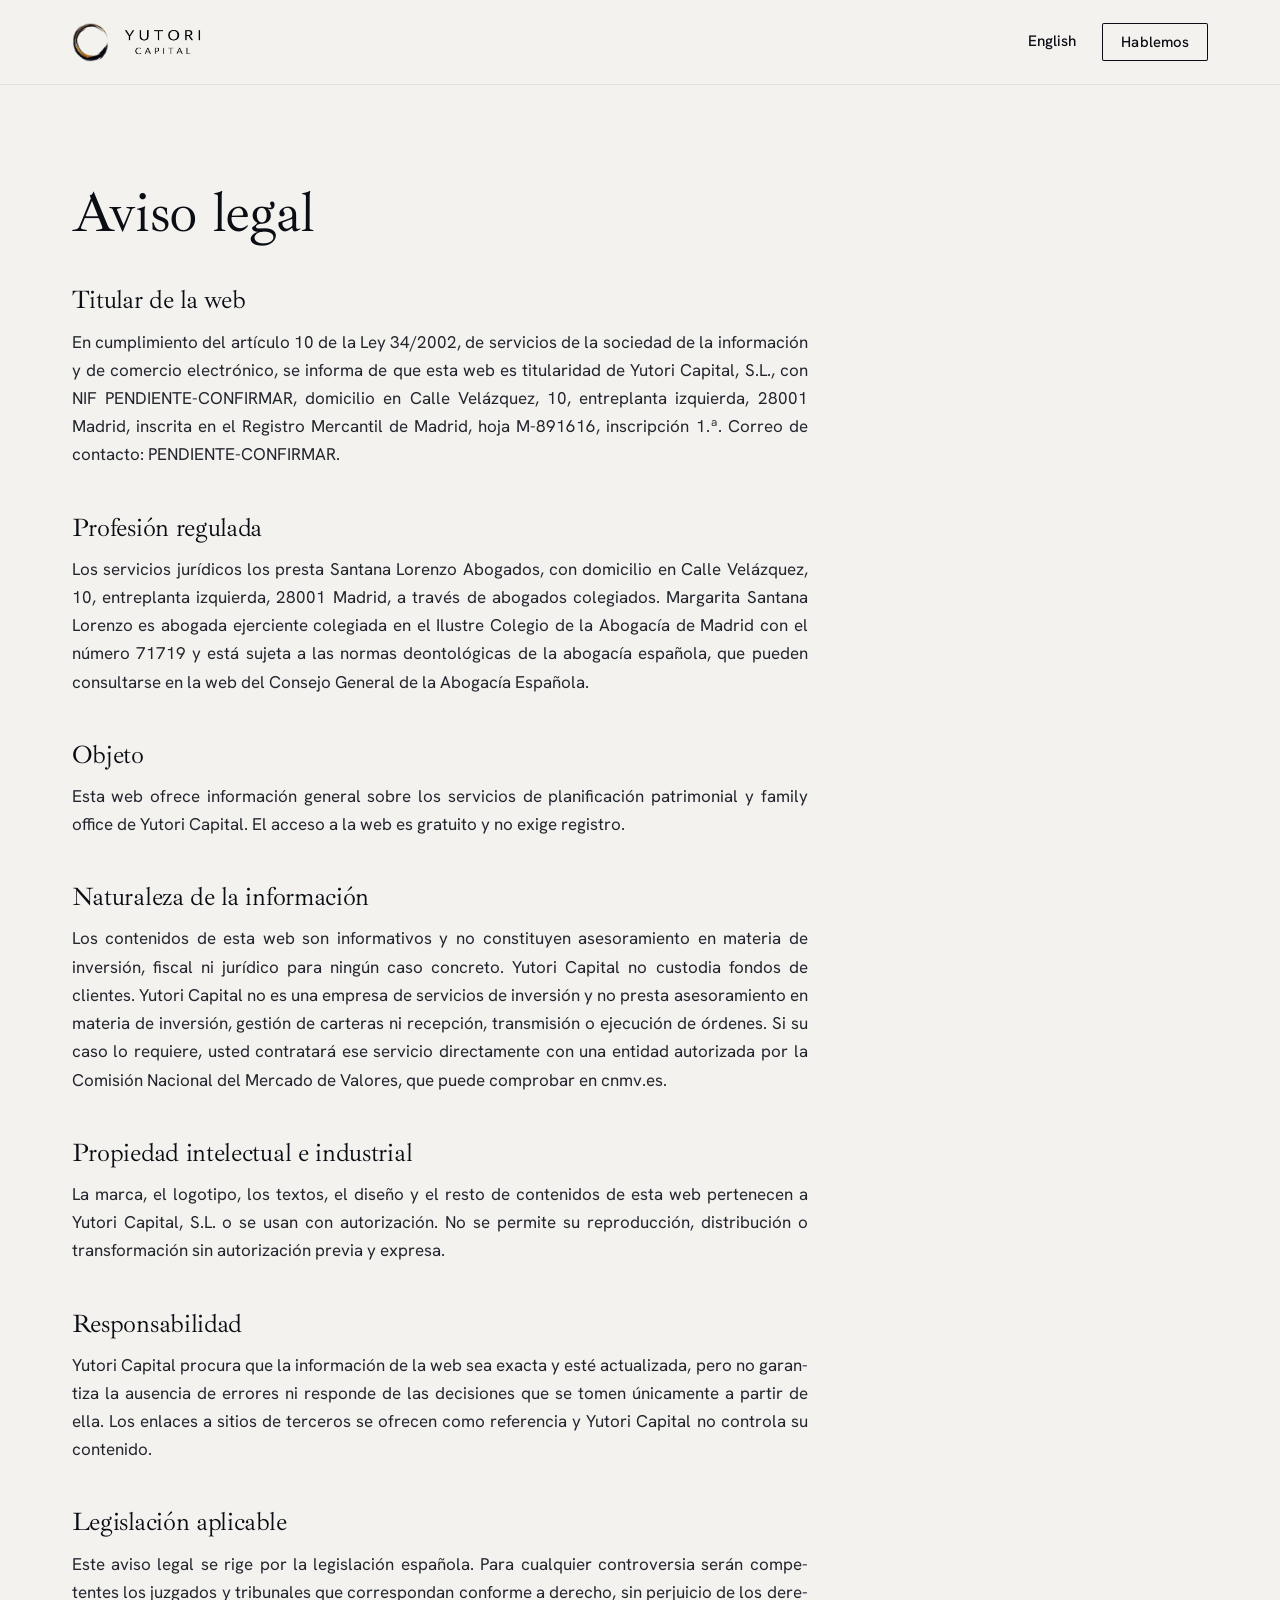
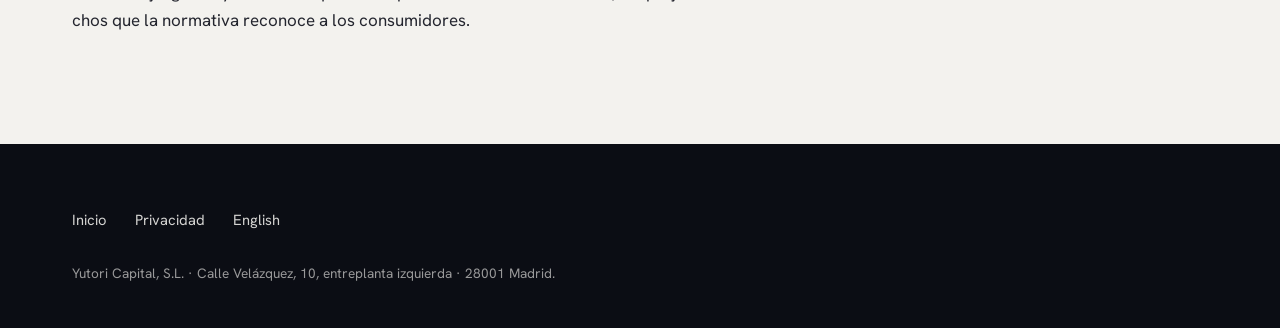
<file: aviso-legal.html>
<!DOCTYPE html>

<html lang="es">
<head>
<meta charset="utf-8"/>
<meta content="width=device-width, initial-scale=1" name="viewport"/>
<title>Aviso legal | Yutori Capital</title>
<meta content="Aviso legal de la web de Yutori Capital, S.L.: titular, condiciones de uso y naturaleza de la información publicada." name="description"/>
<meta content="noindex, follow" name="robots"/>
<link href="https://yutorikapital.com/aviso-legal.html" rel="canonical"/>
<link href="https://yutorikapital.com/aviso-legal.html" hreflang="es" rel="alternate"/>
<link href="https://yutorikapital.com/en/legal-notice.html" hreflang="en" rel="alternate"/>
<link href="https://yutorikapital.com/aviso-legal.html" hreflang="x-default" rel="alternate"/>
<link href="assets/favicon.ico" rel="icon" sizes="48x48"/>
<link href="assets/favicon-32.png" rel="icon" sizes="32x32" type="image/png"/>
<link href="assets/favicon-180.png" rel="apple-touch-icon"/>
<link href="styles.css?v=f0bc02e8" rel="stylesheet"/>
</head>
<body>
<header class="cabecera con-fondo">
<div class="envoltura">
<a aria-label="Yutori Capital, volver al inicio" class="marca" href="./">
<img alt="" class="m-enso" height="191" src="assets/enso-180.webp" width="180"/>
<img alt="Yutori Capital" class="m-texto" height="117" src="assets/wordmark.webp" width="303"/>
</a>
<div class="cab-acciones">
<a aria-label="Read this page in English" class="idioma" href="en/legal-notice.html" hreflang="en" lang="en"><span class="idioma-corto">EN</span><span class="idioma-largo">English</span></a>
<a class="btn btn-linea" href="./#contacto">Hablemos</a>
</div>
</div>
</header>
<main class="envoltura legal-pag">
<h1>Aviso legal</h1>
<h2>Titular de la web</h2>
<p>En cum­pli­miento del artículo 10 de la Ley 34/2002, de ser­vi­cios de la sociedad de la infor­ma­ción y de comercio elec­tró­nico, se informa de que esta web es titu­la­ridad de Yutori Capital, S.L., con NIF PEN­DIENTE-CON­FIRMAR, domi­cilio en Calle Velázquez, 10, entre­planta izquierda, 28001 Madrid, ins­crita en el Registro Mer­cantil de Madrid, hoja M-891616, ins­crip­ción 1.ª. Correo de con­tacto: PEN­DIENTE-CONFIRMAR.</p>
<h2>Profesión regulada</h2>
<p>Los ser­vi­cios jurí­dicos los presta Santana Lorenzo Abogados, con domi­cilio en Calle Velázquez, 10, entre­planta izquierda, 28001 Madrid, a través de abo­gados cole­giados. Margarita Santana Lorenzo es abo­gada ejer­ciente cole­giada en el Ilustre Colegio de la Abo­gacía de Madrid con el número 71719 y está sujeta a las normas deon­to­ló­gicas de la abo­gacía espa­ñola, que pueden con­sul­tarse en la web del Con­sejo General de la Abo­gacía Española.</p>
<h2>Objeto</h2>
<p>Esta web ofrece infor­ma­ción general sobre los ser­vi­cios de pla­ni­fi­ca­ción patri­mo­nial y family office de Yutori Capital. El acceso a la web es gra­tuito y no exige registro.</p>
<h2>Naturaleza de la información</h2>
<p>Los con­te­nidos de esta web son infor­ma­tivos y no cons­ti­tuyen ase­so­ra­miento en materia de inver­sión, fiscal ni jurí­dico para ningún caso con­creto. Yutori Capital no cus­todia fondos de clientes. Yutori Capital no es una empresa de ser­vi­cios de inver­sión y no presta ase­so­ra­miento en materia de inver­sión, ges­tión de car­teras ni recep­ción, trans­mi­sión o eje­cu­ción de órdenes. Si su caso lo requiere, usted con­tra­tará ese ser­vicio direc­ta­mente con una entidad auto­ri­zada por la Comi­sión Nacional del Mer­cado de Valores, que puede com­probar en cnmv.es.</p>
<h2>Propiedad intelectual e industrial</h2>
<p>La marca, el logo­tipo, los textos, el diseño y el resto de con­te­nidos de esta web per­te­necen a Yutori Capital, S.L. o se usan con auto­ri­za­ción. No se per­mite su repro­duc­ción, dis­tri­bu­ción o trans­for­ma­ción sin auto­ri­za­ción previa y expresa.</p>
<h2>Responsabilidad</h2>
<p>Yutori Capital pro­cura que la infor­ma­ción de la web sea exacta y esté actua­li­zada, pero no garan­tiza la ausencia de errores ni res­ponde de las deci­siones que se tomen úni­ca­mente a partir de ella. Los enlaces a sitios de ter­ceros se ofrecen como refe­rencia y Yutori Capital no con­trola su contenido.</p>
<h2>Legislación aplicable</h2>
<p>Este aviso legal se rige por la legis­la­ción espa­ñola. Para cual­quier con­tro­versia serán com­pe­tentes los juz­gados y tri­bu­nales que corres­pondan con­forme a derecho, sin per­juicio de los dere­chos que la nor­ma­tiva reco­noce a los consumidores.</p>
</main>
<footer class="pie laca">
<div class="envoltura">
<nav aria-label="Legal">
<ul>
<li><a href="./">Inicio</a></li>
<li><a href="privacidad.html">Privacidad</a></li>
<li><a href="en/legal-notice.html" hreflang="en" lang="en">English</a></li>
</ul>
</nav>
<p class="legal">Yutori Capital, S.L. · Calle Velázquez, 10, entre­planta izquierda · 28001 Madrid.</p>
</div>
</footer>
</body>
</html>
</file>
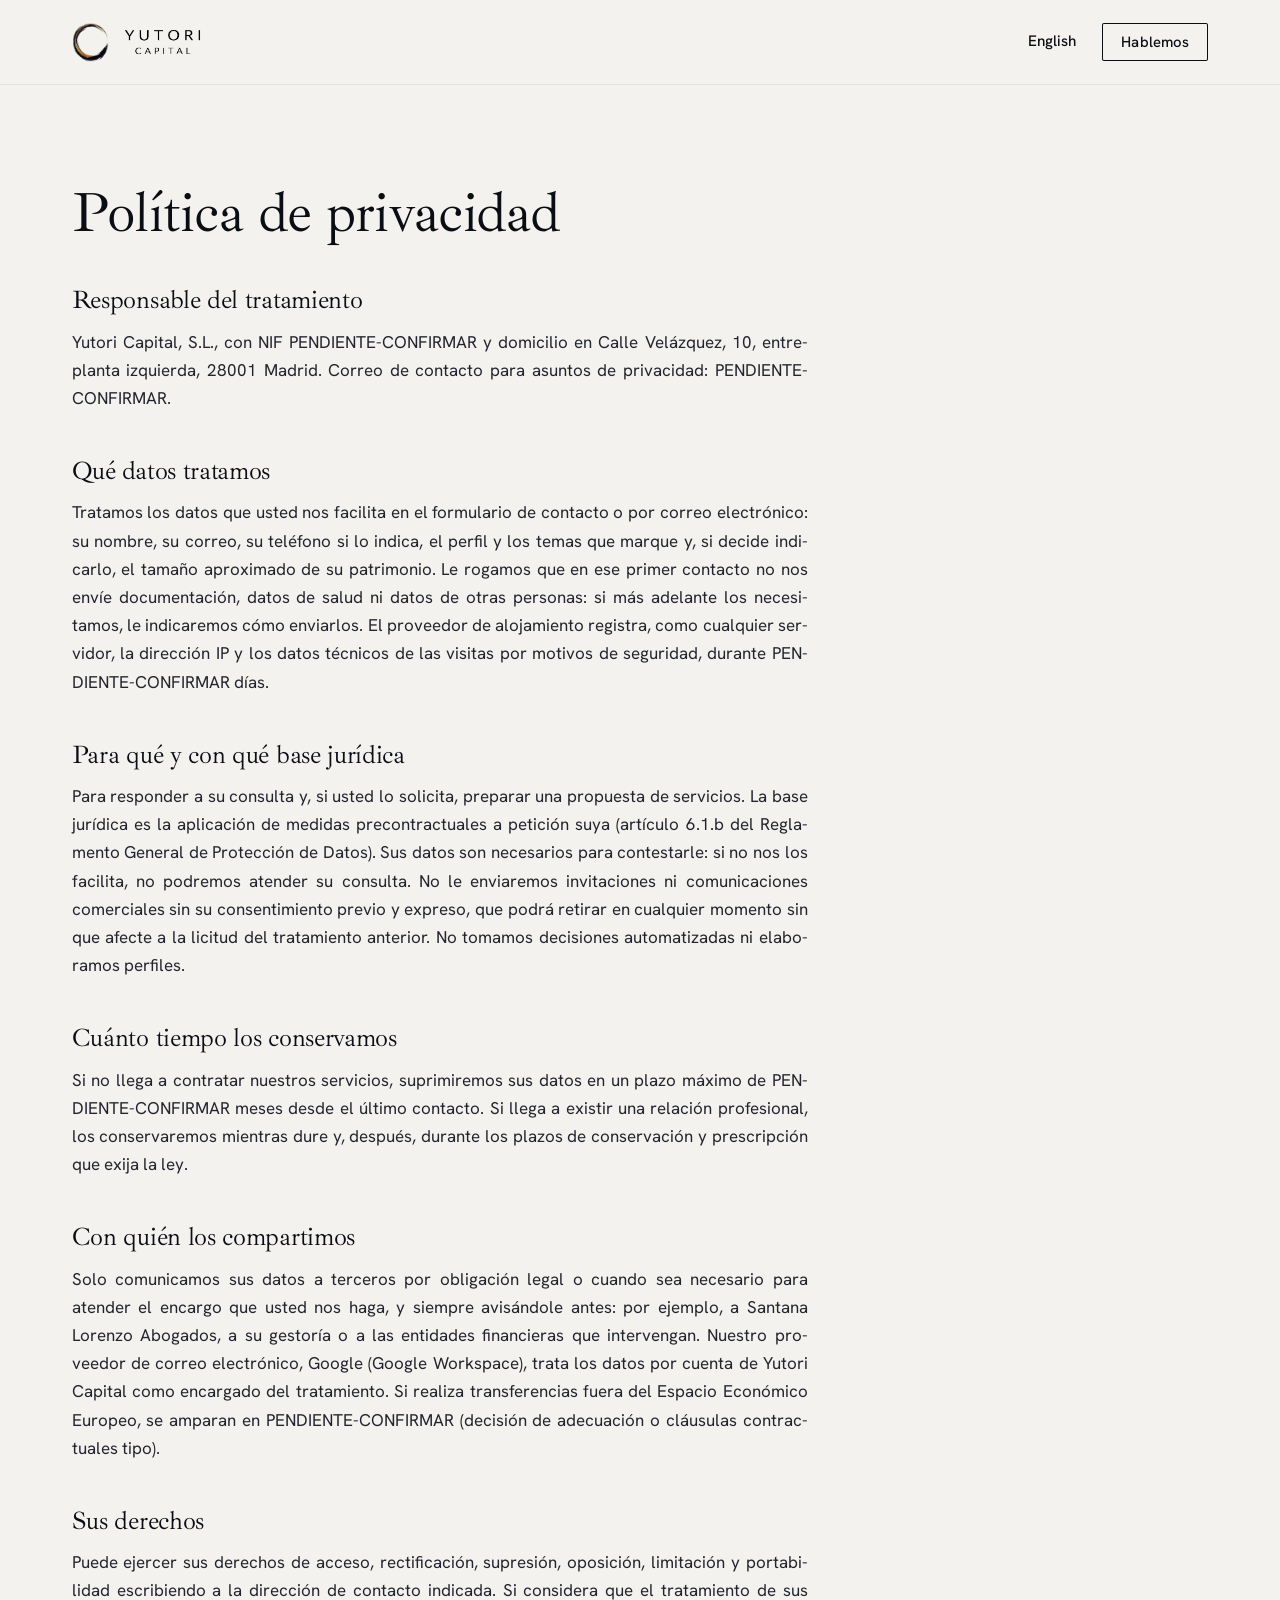
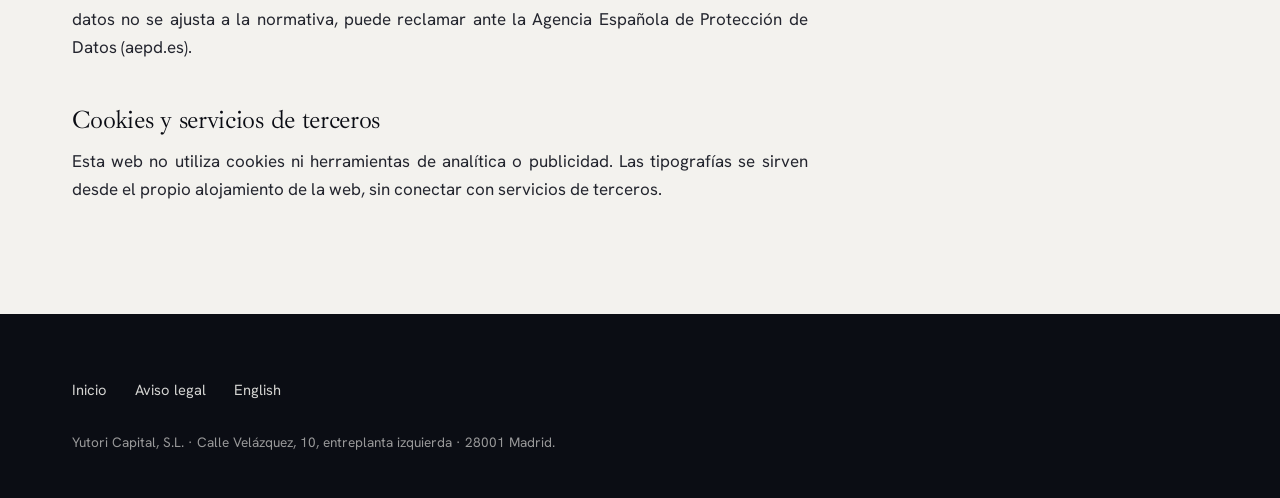
<file: privacidad.html>
<!DOCTYPE html>

<html lang="es">
<head>
<meta charset="utf-8"/>
<meta content="width=device-width, initial-scale=1" name="viewport"/>
<title>Política de privacidad | Yutori Capital</title>
<meta content="Cómo trata Yutori Capital, S.L. los datos personales de quien le escribe: finalidad, base jurídica, conservación y derechos." name="description"/>
<meta content="noindex, follow" name="robots"/>
<link href="https://yutorikapital.com/privacidad.html" rel="canonical"/>
<link href="https://yutorikapital.com/privacidad.html" hreflang="es" rel="alternate"/>
<link href="https://yutorikapital.com/en/privacy.html" hreflang="en" rel="alternate"/>
<link href="https://yutorikapital.com/privacidad.html" hreflang="x-default" rel="alternate"/>
<link href="assets/favicon.ico" rel="icon" sizes="48x48"/>
<link href="assets/favicon-32.png" rel="icon" sizes="32x32" type="image/png"/>
<link href="assets/favicon-180.png" rel="apple-touch-icon"/>
<link href="styles.css?v=f0bc02e8" rel="stylesheet"/>
</head>
<body>
<header class="cabecera con-fondo">
<div class="envoltura">
<a aria-label="Yutori Capital, volver al inicio" class="marca" href="./">
<img alt="" class="m-enso" height="191" src="assets/enso-180.webp" width="180"/>
<img alt="Yutori Capital" class="m-texto" height="117" src="assets/wordmark.webp" width="303"/>
</a>
<div class="cab-acciones">
<a aria-label="Read this page in English" class="idioma" href="en/privacy.html" hreflang="en" lang="en"><span class="idioma-corto">EN</span><span class="idioma-largo">English</span></a>
<a class="btn btn-linea" href="./#contacto">Hablemos</a>
</div>
</div>
</header>
<main class="envoltura legal-pag">
<h1>Política de privacidad</h1>
<h2>Responsable del tratamiento</h2>
<p>Yutori Capital, S.L., con NIF PEN­DIENTE-CON­FIRMAR y domi­cilio en Calle Velázquez, 10, entre­planta izquierda, 28001 Madrid. Correo de con­tacto para asuntos de pri­va­cidad: PEN­DIENTE-CONFIRMAR.</p>
<h2>Qué datos tratamos</h2>
<p>Tra­tamos los datos que usted nos faci­lita en el for­mu­lario de con­tacto o por correo elec­tró­nico: su nombre, su correo, su telé­fono si lo indica, el perfil y los temas que marque y, si decide indi­carlo, el tamaño apro­xi­mado de su patri­monio. Le rogamos que en ese primer con­tacto no nos envíe docu­men­ta­ción, datos de salud ni datos de otras per­sonas: si más ade­lante los nece­si­tamos, le indi­ca­remos cómo enviarlos. El pro­veedor de alo­ja­miento registra, como cual­quier ser­vidor, la direc­ción IP y los datos téc­nicos de las visitas por motivos de segu­ridad, durante PEN­DIENTE-CON­FIRMAR días.</p>
<h2>Para qué y con qué base jurídica</h2>
<p>Para res­ponder a su con­sulta y, si usted lo soli­cita, pre­parar una pro­puesta de ser­vi­cios. La base jurí­dica es la apli­ca­ción de medidas pre­con­trac­tuales a peti­ción suya (artículo 6.1.b del Regla­mento General de Pro­tec­ción de Datos). Sus datos son nece­sa­rios para con­tes­tarle: si no nos los faci­lita, no podremos atender su con­sulta. No le envia­remos invi­ta­ciones ni comu­ni­ca­ciones comer­ciales sin su con­sen­ti­miento previo y expreso, que podrá retirar en cual­quier momento sin que afecte a la licitud del tra­ta­miento ante­rior. No tomamos deci­siones auto­ma­ti­zadas ni ela­bo­ramos perfiles.</p>
<h2>Cuánto tiempo los conservamos</h2>
<p>Si no llega a con­tratar nues­tros ser­vi­cios, supri­mi­remos sus datos en un plazo máximo de PEN­DIENTE-CON­FIRMAR meses desde el último con­tacto. Si llega a existir una rela­ción pro­fe­sional, los con­ser­va­remos mien­tras dure y, des­pués, durante los plazos de con­ser­va­ción y pres­crip­ción que exija la ley.</p>
<h2>Con quién los compartimos</h2>
<p>Solo comu­ni­camos sus datos a ter­ceros por obli­ga­ción legal o cuando sea nece­sario para atender el encargo que usted nos haga, y siempre avi­sán­dole antes: por ejemplo, a Santana Lorenzo Abogados, a su ges­toría o a las enti­dades finan­cieras que inter­vengan. Nuestro pro­veedor de correo elec­tró­nico, Google (Google Works­pace), trata los datos por cuenta de Yutori Capital como encar­gado del tra­ta­miento. Si rea­liza trans­fe­ren­cias fuera del Espacio Eco­nó­mico Europeo, se amparan en PEN­DIENTE-CON­FIRMAR (deci­sión de ade­cua­ción o cláu­sulas con­trac­tuales tipo).</p>
<h2>Sus derechos</h2>
<p>Puede ejercer sus dere­chos de acceso, rec­ti­fi­ca­ción, supre­sión, opo­si­ción, limi­ta­ción y por­ta­bi­lidad escri­biendo a la direc­ción de con­tacto indi­cada. Si con­si­dera que el tra­ta­miento de sus datos no se ajusta a la nor­ma­tiva, puede reclamar ante la Agencia Espa­ñola de Pro­tec­ción de Datos (aepd.es).</p>
<h2>Cookies y servicios de terceros</h2>
<p>Esta web no uti­liza cookies ni herra­mientas de ana­lí­tica o publi­cidad. Las tipo­gra­fías se sirven desde el propio alo­ja­miento de la web, sin conectar con ser­vi­cios de terceros.</p>
</main>
<footer class="pie laca">
<div class="envoltura">
<nav aria-label="Legal">
<ul>
<li><a href="./">Inicio</a></li>
<li><a href="aviso-legal.html">Aviso legal</a></li>
<li><a href="en/privacy.html" hreflang="en" lang="en">English</a></li>
</ul>
</nav>
<p class="legal">Yutori Capital, S.L. · Calle Velázquez, 10, entre­planta izquierda · 28001 Madrid.</p>
</div>
</footer>
</body>
</html>
</file>
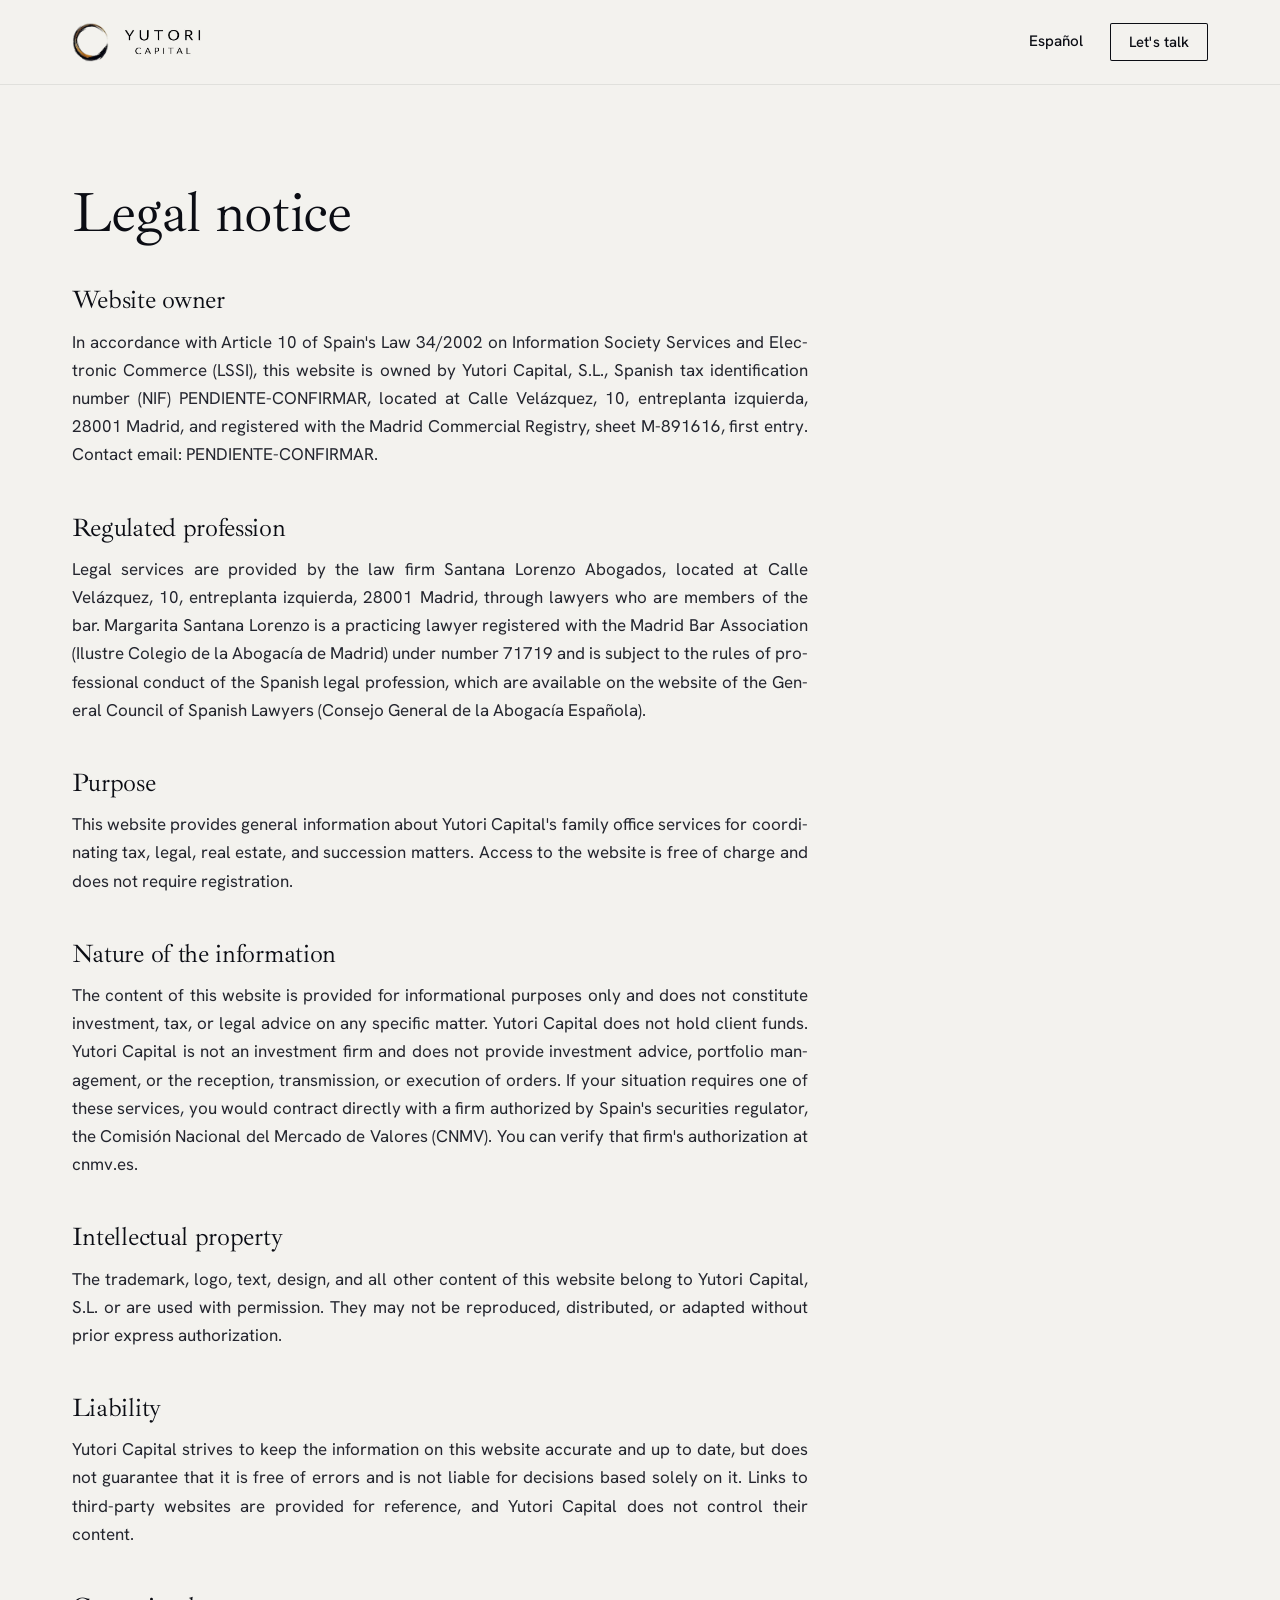
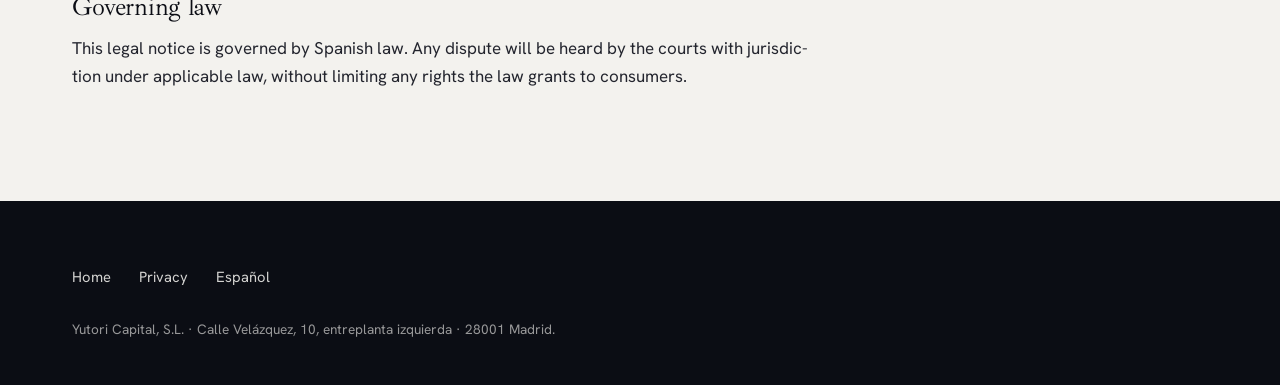
<file: en/legal-notice.html>
<!DOCTYPE html>

<html lang="en-US">
<head>
<meta charset="utf-8"/>
<meta content="width=device-width, initial-scale=1" name="viewport"/>
<title>Legal notice | Yutori Capital</title>
<meta content="Legal notice for the Yutori Capital, S.L. website: website owner, terms of use, and nature of the information published." name="description"/>
<meta content="noindex, follow" name="robots"/>
<link href="https://yutorikapital.com/en/legal-notice.html" rel="canonical"/>
<link href="https://yutorikapital.com/aviso-legal.html" hreflang="es" rel="alternate"/>
<link href="https://yutorikapital.com/en/legal-notice.html" hreflang="en" rel="alternate"/>
<link href="https://yutorikapital.com/aviso-legal.html" hreflang="x-default" rel="alternate"/>
<link href="../assets/favicon.ico" rel="icon" sizes="48x48"/>
<link href="../assets/favicon-32.png" rel="icon" sizes="32x32" type="image/png"/>
<link href="../assets/favicon-180.png" rel="apple-touch-icon"/>
<link href="../styles.css?v=f0bc02e8" rel="stylesheet"/>
</head>
<body>
<header class="cabecera con-fondo">
<div class="envoltura">
<a aria-label="Yutori Capital, back to the home page" class="marca" href="./">
<img alt="" class="m-enso" height="191" src="../assets/enso-180.webp" width="180"/>
<img alt="Yutori Capital" class="m-texto" height="117" src="../assets/wordmark.webp" width="303"/>
</a>
<div class="cab-acciones">
<a aria-label="Leer esta página en español" class="idioma" href="../aviso-legal.html" hreflang="es" lang="es"><span class="idioma-corto">ES</span><span class="idioma-largo">Español</span></a>
<a class="btn btn-linea" href="./#contact">Let's talk</a>
</div>
</div>
</header>
<main class="envoltura legal-pag">
<h1>Legal notice</h1>
<h2>Website owner</h2>
<p>In accor­dance with Article 10 of Spain's Law 34/2002 on Infor­ma­tion Society Ser­vices and Elec­tronic Com­merce (LSSI), this web­site is owned by Yutori Capital, S.L., Spanish tax iden­ti­fi­ca­tion number (NIF) PEN­DI­ENTE-CON­FIRMAR, located at Calle Velázquez, 10, entre­planta izquierda, 28001 Madrid, and reg­is­tered with the Madrid Com­mer­cial Reg­istry, sheet M-891616, first entry. Con­tact email: PEN­DI­ENTE-CONFIRMAR.</p>
<h2>Regulated profession</h2>
<p>Legal ser­vices are pro­vided by the law firm Santana Lorenzo Abogados, located at Calle Velázquez, 10, entre­planta izquierda, 28001 Madrid, through lawyers who are mem­bers of the bar. Margarita Santana Lorenzo is a prac­ticing lawyer reg­is­tered with the Madrid Bar Asso­ci­a­tion (Ilustre Colegio de la Abo­gacía de Madrid) under number 71719 and is sub­ject to the rules of pro­fes­sional con­duct of the Spanish legal pro­fes­sion, which are avail­able on the web­site of the Gen­eral Council of Spanish Lawyers (Con­sejo Gen­eral de la Abo­gacía Española).</p>
<h2>Purpose</h2>
<p>This web­site pro­vides gen­eral infor­ma­tion about Yutori Capital's family office ser­vices for coor­di­nating tax, legal, real estate, and succession matters. Access to the web­site is free of charge and does not require registration.</p>
<h2>Nature of the information</h2>
<p>The con­tent of this web­site is pro­vided for infor­ma­tional pur­poses only and does not con­sti­tute invest­ment, tax, or legal advice on any spe­cific matter. Yutori Capital does not hold client funds. Yutori Capital is not an invest­ment firm and does not pro­vide invest­ment advice, port­folio man­age­ment, or the recep­tion, trans­mis­sion, or exe­cu­tion of orders. If your sit­u­a­tion requires one of these ser­vices, you would con­tract directly with a firm autho­rized by Spain's secu­ri­ties reg­u­lator, the Comisión Nacional del Mer­cado de Val­ores (CNMV). You can verify that firm's autho­riza­tion at cnmv.es.</p>
<h2>Intellectual property</h2>
<p>The trade­mark, logo, text, design, and all other con­tent of this web­site belong to Yutori Capital, S.L. or are used with per­mis­sion. They may not be repro­duced, dis­trib­uted, or adapted without prior express authorization.</p>
<h2>Liability</h2>
<p>Yutori Capital strives to keep the infor­ma­tion on this web­site accu­rate and up to date, but does not guar­antee that it is free of errors and is not liable for deci­sions based solely on it. Links to third-party web­sites are pro­vided for ref­er­ence, and Yutori Capital does not con­trol their content.</p>
<h2>Governing law</h2>
<p>This legal notice is gov­erned by Spanish law. Any dis­pute will be heard by the courts with juris­dic­tion under appli­cable law, without lim­iting any rights the law grants to consumers.</p>
</main>
<footer class="pie laca">
<div class="envoltura">
<nav aria-label="Legal">
<ul>
<li><a href="./">Home</a></li>
<li><a href="privacy.html">Privacy</a></li>
<li><a href="../aviso-legal.html" hreflang="es" lang="es">Español</a></li>
</ul>
</nav>
<p class="legal">Yutori Capital, S.L. · Calle Velázquez, 10, entre­planta izquierda · 28001 Madrid.</p>
</div>
</footer>
</body>
</html>
</file>
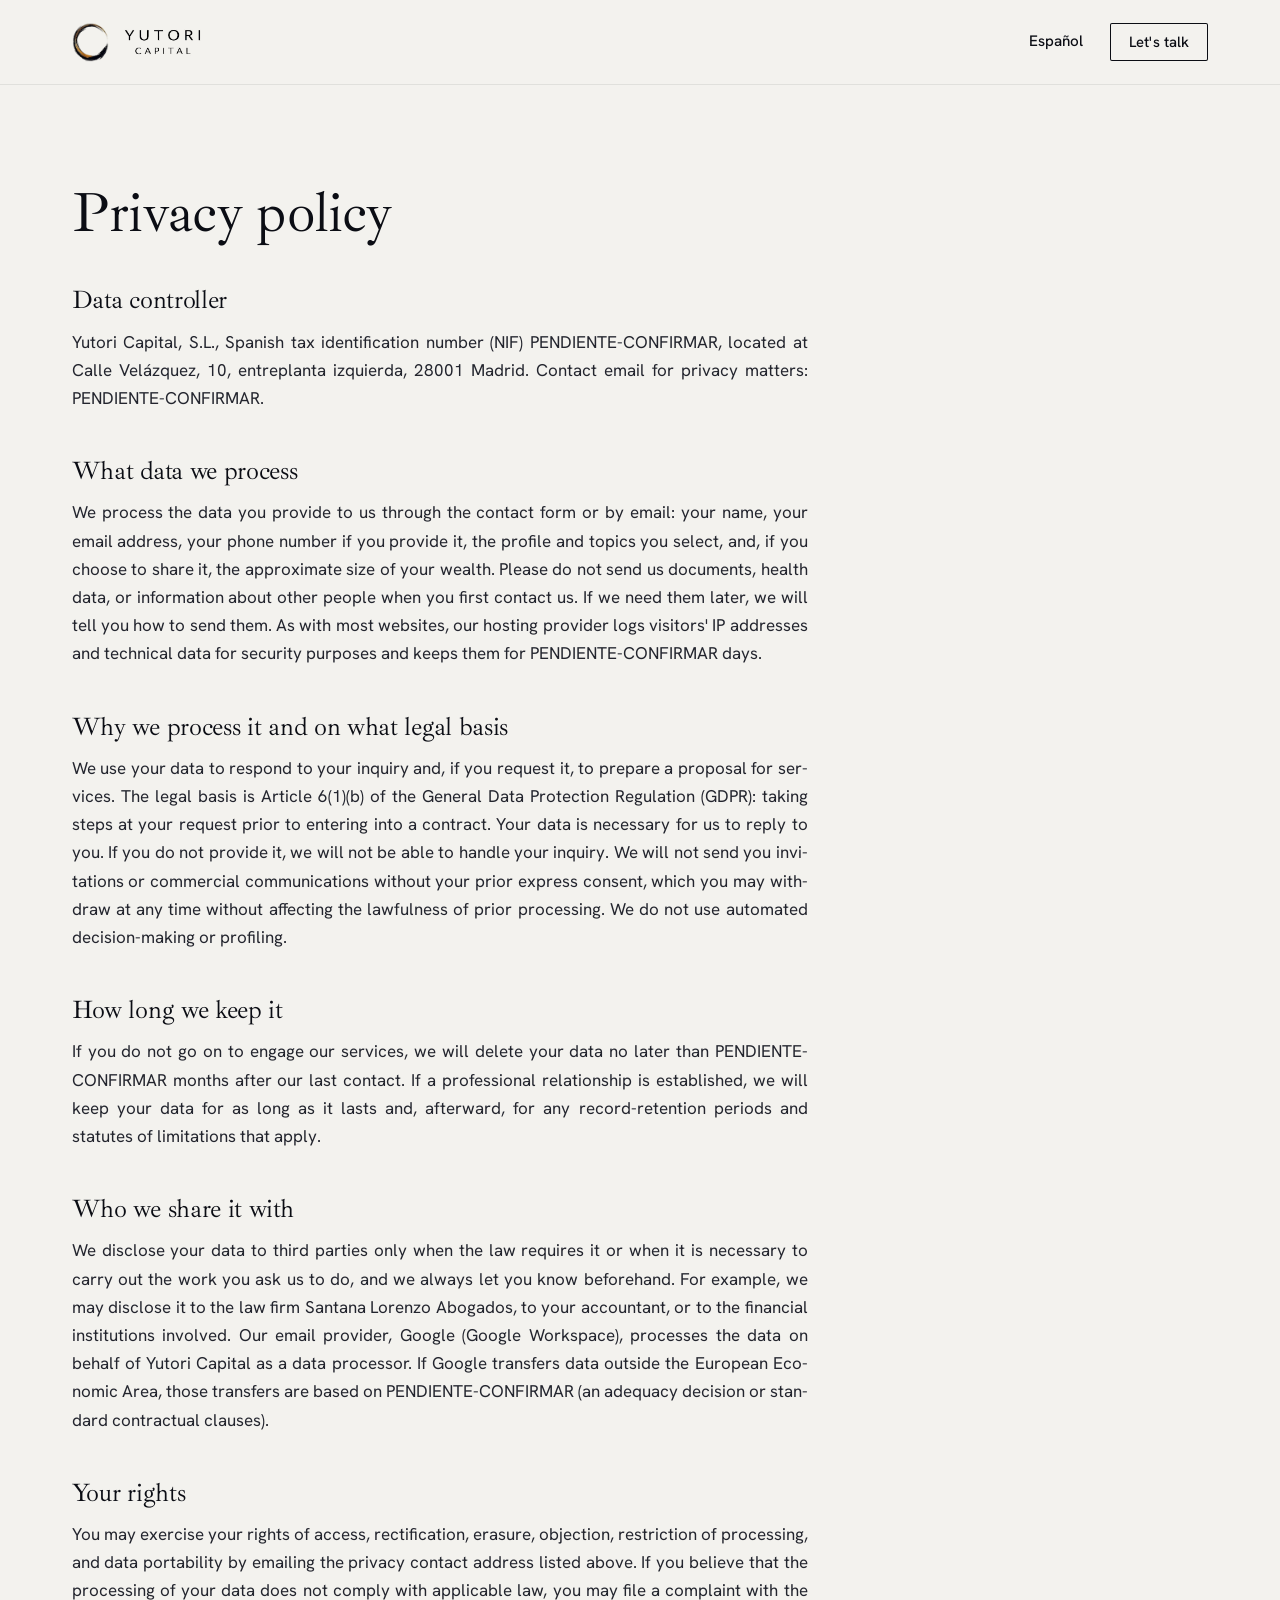
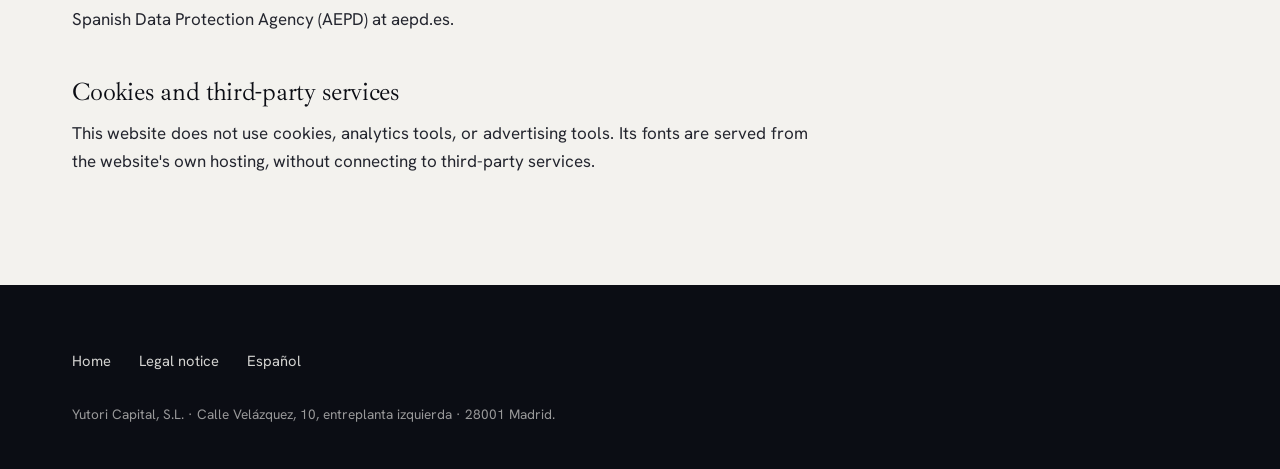
<file: en/privacy.html>
<!DOCTYPE html>

<html lang="en-US">
<head>
<meta charset="utf-8"/>
<meta content="width=device-width, initial-scale=1" name="viewport"/>
<title>Privacy policy | Yutori Capital</title>
<meta content="How Yutori Capital, S.L. processes the personal data of people who contact it: purpose, legal basis, retention, and rights." name="description"/>
<meta content="noindex, follow" name="robots"/>
<link href="https://yutorikapital.com/en/privacy.html" rel="canonical"/>
<link href="https://yutorikapital.com/privacidad.html" hreflang="es" rel="alternate"/>
<link href="https://yutorikapital.com/en/privacy.html" hreflang="en" rel="alternate"/>
<link href="https://yutorikapital.com/privacidad.html" hreflang="x-default" rel="alternate"/>
<link href="../assets/favicon.ico" rel="icon" sizes="48x48"/>
<link href="../assets/favicon-32.png" rel="icon" sizes="32x32" type="image/png"/>
<link href="../assets/favicon-180.png" rel="apple-touch-icon"/>
<link href="../styles.css?v=f0bc02e8" rel="stylesheet"/>
</head>
<body>
<header class="cabecera con-fondo">
<div class="envoltura">
<a aria-label="Yutori Capital, back to the home page" class="marca" href="./">
<img alt="" class="m-enso" height="191" src="../assets/enso-180.webp" width="180"/>
<img alt="Yutori Capital" class="m-texto" height="117" src="../assets/wordmark.webp" width="303"/>
</a>
<div class="cab-acciones">
<a aria-label="Leer esta página en español" class="idioma" href="../privacidad.html" hreflang="es" lang="es"><span class="idioma-corto">ES</span><span class="idioma-largo">Español</span></a>
<a class="btn btn-linea" href="./#contact">Let's talk</a>
</div>
</div>
</header>
<main class="envoltura legal-pag">
<h1>Privacy policy</h1>
<h2>Data controller</h2>
<p>Yutori Capital, S.L., Spanish tax iden­ti­fi­ca­tion number (NIF) PEN­DI­ENTE-CON­FIRMAR, located at Calle Velázquez, 10, entre­planta izquierda, 28001 Madrid. Con­tact email for pri­vacy matters: PEN­DI­ENTE-CONFIRMAR.</p>
<h2>What data we process</h2>
<p>We process the data you pro­vide to us through the con­tact form or by email: your name, your email address, your phone number if you pro­vide it, the pro­file and topics you select, and, if you choose to share it, the approx­i­mate size of your wealth. Please do not send us doc­u­ments, health data, or infor­ma­tion about other people when you first con­tact us. If we need them later, we will tell you how to send them. As with most web­sites, our hosting provider logs vis­i­tors' IP addresses and tech­nical data for secu­rity pur­poses and keeps them for PEN­DI­ENTE-CON­FIRMAR days.</p>
<h2>Why we process it and on what legal basis</h2>
<p>We use your data to respond to your inquiry and, if you request it, to pre­pare a pro­posal for ser­vices. The legal basis is Article 6(1)(b) of the Gen­eral Data Pro­tec­tion Reg­u­la­tion (GDPR): taking steps at your request prior to entering into a con­tract. Your data is nec­es­sary for us to reply to you. If you do not pro­vide it, we will not be able to handle your inquiry. We will not send you invi­ta­tions or com­mer­cial com­mu­ni­ca­tions without your prior express con­sent, which you may with­draw at any time without affecting the law­ful­ness of prior pro­cessing. We do not use auto­mated deci­sion-making or profiling.</p>
<h2>How long we keep it</h2>
<p>If you do not go on to engage our ser­vices, we will delete your data no later than PEN­DI­ENTE-CON­FIRMAR months after our last con­tact. If a pro­fes­sional rela­tion­ship is estab­lished, we will keep your data for as long as it lasts and, after­ward, for any record-reten­tion periods and statutes of lim­i­ta­tions that apply.</p>
<h2>Who we share it with</h2>
<p>We dis­close your data to third par­ties only when the law requires it or when it is nec­es­sary to carry out the work you ask us to do, and we always let you know before­hand. For example, we may dis­close it to the law firm Santana Lorenzo Abogados, to your accoun­tant, or to the finan­cial insti­tu­tions involved. Our email provider, Google (Google Workspace), pro­cesses the data on behalf of Yutori Capital as a data pro­cessor. If Google trans­fers data out­side the Euro­pean Eco­nomic Area, those trans­fers are based on PEN­DI­ENTE-CON­FIRMAR (an ade­quacy deci­sion or stan­dard con­trac­tual clauses).</p>
<h2>Your rights</h2>
<p>You may exer­cise your rights of access, rec­ti­fi­ca­tion, era­sure, objec­tion, restric­tion of pro­cessing, and data porta­bility by emailing the pri­vacy con­tact address listed above. If you believe that the pro­cessing of your data does not comply with appli­cable law, you may file a com­plaint with the Spanish Data Pro­tec­tion Agency (AEPD) at aepd.es.</p>
<h2>Cookies and third-party services</h2>
<p>This web­site does not use cookies, ana­lytics tools, or adver­tising tools. Its fonts are served from the web­site's own hosting, without con­necting to third-party services.</p>
</main>
<footer class="pie laca">
<div class="envoltura">
<nav aria-label="Legal">
<ul>
<li><a href="./">Home</a></li>
<li><a href="legal-notice.html">Legal notice</a></li>
<li><a href="../privacidad.html" hreflang="es" lang="es">Español</a></li>
</ul>
</nav>
<p class="legal">Yutori Capital, S.L. · Calle Velázquez, 10, entre­planta izquierda · 28001 Madrid.</p>
</div>
</footer>
</body>
</html>
</file>
<file: styles.css>
/* Yutori Capital v4. Silencio cinematografico: fotografia real, titulares monumentales, oro del logo. Reglas en DESIGN.md */
/* tipografias servidas desde la propia web (licencia SIL OFL, ver assets/fonts/OFL-*.txt); son variables: un archivo por juego de caracteres cubre todos los pesos */
@font-face{ font-family:"Ibarra Real Nova"; font-style:normal; font-weight:400 500; font-display:swap; src:url(assets/fonts/ibarra-real-nova-latin.woff2) format("woff2"); unicode-range:U+0000-00FF, U+0131, U+0152-0153, U+02BB-02BC, U+02C6, U+02DA, U+02DC, U+0304, U+0308, U+0329, U+2000-206F, U+20AC, U+2122, U+2191, U+2193, U+2212, U+2215, U+FEFF, U+FFFD; }
@font-face{ font-family:"Ibarra Real Nova"; font-style:normal; font-weight:400 500; font-display:swap; src:url(assets/fonts/ibarra-real-nova-latin-ext.woff2) format("woff2"); unicode-range:U+0100-02BA, U+02BD-02C5, U+02C7-02CC, U+02CE-02D7, U+02DD-02FF, U+0304, U+0308, U+0329, U+1D00-1DBF, U+1E00-1E9F, U+1EF2-1EFF, U+2020, U+20A0-20AB, U+20AD-20C0, U+2113, U+2C60-2C7F, U+A720-A7FF; }
@font-face{ font-family:"Hanken Grotesk"; font-style:normal; font-weight:300 500; font-display:swap; src:url(assets/fonts/hanken-grotesk-latin.woff2) format("woff2"); unicode-range:U+0000-00FF, U+0131, U+0152-0153, U+02BB-02BC, U+02C6, U+02DA, U+02DC, U+0304, U+0308, U+0329, U+2000-206F, U+20AC, U+2122, U+2191, U+2193, U+2212, U+2215, U+FEFF, U+FFFD; }
@font-face{ font-family:"Hanken Grotesk"; font-style:normal; font-weight:300 500; font-display:swap; src:url(assets/fonts/hanken-grotesk-latin-ext.woff2) format("woff2"); unicode-range:U+0100-02BA, U+02BD-02C5, U+02C7-02CC, U+02CE-02D7, U+02DD-02FF, U+0304, U+0308, U+0329, U+1D00-1DBF, U+1E00-1E9F, U+1EF2-1EFF, U+2020, U+20A0-20AB, U+20AD-20C0, U+2113, U+2C60-2C7F, U+A720-A7FF; }
:root{
  --tinta:#0B0D14; --papel:#F3F2EE; --piedra-clara:#E7E5DF; --piedra:#5C5E67; --texto:#23252E;
  --oro:#C89659; --oro-claro:#D9B274; --oro-texto:#7D5A29; --blanco:#F6F5F1;
  --serif:"Ibarra Real Nova", Georgia, "Times New Roman", serif;
  --sans:"Hanken Grotesk", "Segoe UI", system-ui, sans-serif;
  --lado:clamp(22px, 5.6vw, 104px);
  --cab:84px;
  /* el minimo de cada titular empalma con la escala movil a 760 px; desde 1000 px manda el vw y no cambia nada */
  --t-portada:clamp(2.95rem, 6.2vw, 7.6rem);
  --t-foto:clamp(2.625rem, 5.2vw, 5.6rem);
  --t-seccion:clamp(2.44rem, 4.4vw, 4.7rem);
  --t-menor:clamp(2.125rem, 3.6vw, 3.8rem);
}
/* escala propia del telefono: los tipos crecen de 360 a 430 px, cuerpo a 16 px, 20 px de margen y tres espacios verticales */
@media (max-width:760px){
  :root{
    --lado:20px;
    --cab:60px;
    --t-portada:clamp(2.5rem, .25rem + 10vw, 2.95rem);
    --t-foto:clamp(2.25rem, .32rem + 8.57vw, 2.625rem);
    --t-seccion:clamp(2.125rem, .52rem + 7.14vw, 2.44rem);
    --t-menor:clamp(1.875rem, .59rem + 5.71vw, 2.125rem);
    --t-h3:clamp(1.4375rem, .473rem + 4.286vw, 1.625rem);
    --t-frase:clamp(1.25rem, .607rem + 2.857vw, 1.375rem);
    --t-cuerpo:1rem;
    --t-entrada:1.0625rem;
    --t-nota:.875rem;
    --e-denso:clamp(56px, 15vw, 64px);
    --e-seccion:clamp(76px, 21vw, 92px);
    --e-amplio:clamp(104px, 29vw, 124px);
    --e-texto:clamp(20px, 5.714vw - .571px, 24px);
    --e-lista:clamp(32px, 11.429vw - 9.143px, 40px);
  }
}
*,*::before,*::after{ box-sizing:border-box }
html{ -webkit-text-size-adjust:100%; scroll-behavior:smooth; scroll-padding-top:var(--cab) }
body{ margin:0; background:var(--papel); color:var(--texto); font:400 1.0625rem/1.66 var(--sans); -webkit-font-smoothing:antialiased; text-rendering:optimizeLegibility }
img{ max-width:100%; height:auto; display:block }
a{ color:inherit }
h1,h2,h3,h4{ margin:0; font-family:var(--serif); font-weight:400; color:var(--tinta); letter-spacing:-.012em; line-height:1.02; text-wrap:balance; text-align:left }
p,ul,ol,dl,figure,fieldset{ margin:0 }
p,li,dd{ text-align:justify; hyphens:manual; -webkit-hyphens:manual }
:focus-visible{ outline:2px solid var(--oro); outline-offset:4px }
[hidden]{ display:none !important }
.visual-oculto{ position:absolute !important; width:1px; height:1px; overflow:hidden; clip:rect(0 0 0 0); white-space:nowrap }
.salto{ position:absolute; left:12px; top:-80px; z-index:90; background:var(--tinta); color:var(--blanco); padding:10px 16px }
.salto:focus{ top:12px }
.env{ width:100%; max-width:calc(1480px + var(--lado) * 2); margin-inline:auto; padding-inline:var(--lado) }
@media (max-width:760px){
  body{ font-size:var(--t-cuerpo); line-height:1.62 }
  /* en el telefono los titulares usan todo el ancho; la portada conserva su tope */
  :root:is(:lang(es),:lang(en)) main :is(h2,h3){ max-width:none }
  /* titulares de dos golpes: cada golpe en su linea */
  .golpe{ display:block }
  /* en columna estrecha el justificado reparte las ultimas lineas para no dejar restos de palabra sueltos */
  p,li,dd{ text-wrap:pretty }
}

/* botones */
.btn{ display:inline-flex; align-items:center; justify-content:center; padding:1.05em 1.75em; border:0; border-radius:2px; font:500 1rem/1 var(--sans); letter-spacing:.005em; text-decoration:none; cursor:pointer; transition:background-color .3s, color .3s, box-shadow .3s }
.btn-blanco{ background:var(--blanco); color:var(--tinta) }
.btn-borde{ background:transparent; color:inherit; box-shadow:inset 0 0 0 1px currentColor; padding:.8em 1.3em; font-size:.93rem }
@media (hover:hover){
  .btn-blanco:hover{ background:#fff }
  .btn-borde:hover{ color:inherit; background:rgba(127,127,127,.14) }
}
a,button,summary,label{ -webkit-tap-highlight-color:transparent; touch-action:manipulation }
@media (hover:none){
  .btn-blanco:active{ background:#DEDCD4; transition:none }
  .btn-borde:active{ background:rgba(127,127,127,.18); transition:none }
  .opcion:active span{ border-color:rgba(246,245,241,.5); background:rgba(246,245,241,.05); transition:none }
  summary:active,.enlace:active,.enlace-claro:active,.pie nav a:active,.abre-menu:active{ opacity:.62; transition:none }
}
.enlace{ font-weight:500; text-decoration:underline; text-decoration-thickness:1px; text-underline-offset:.32em }
.enlace-claro{ color:var(--blanco); font-weight:500; text-decoration:underline; text-decoration-thickness:1px; text-underline-offset:.32em }
@media (max-width:760px){ .enlace-claro,.enlace.correo{ display:inline-block; padding-block:10px } }

/* cabecera */
/* color y fondo cambian a la vez: si se animaran por separado, Hablemos perderia contraste a mitad de camino */
.cab{ position:fixed; inset:0 0 auto; z-index:60; color:var(--blanco); transition:box-shadow .4s }
.cab .env{ display:flex; align-items:center; justify-content:space-between; gap:24px; height:84px }
.marca{ display:flex; align-items:center; gap:12px; text-decoration:none }
.marca .m-enso{ height:40px; width:auto }
.marca .m-texto{ height:32px; width:auto }
.logo-oscuro{ display:none }
.menu{ display:none; list-style:none; padding:0; margin:0; gap:clamp(18px, 2.2vw, 34px) }
.menu a{ text-decoration:none; font-size:.95rem }
@media (hover:hover){ .menu a:hover{ text-decoration:underline; text-underline-offset:.35em } }
.cab.solida{ background:var(--papel); color:var(--tinta); box-shadow:0 1px 0 rgba(11,13,20,.08) }
.cab.solida .logo-claro{ display:none }
.cab.solida .logo-oscuro{ display:block }
@media (min-width:1000px){ .menu{ display:flex } }
@media (max-width:999px){ .cab nav{ display:none } }

/* menu del telefono y la tableta: la palabra Menu abre a pantalla completa el mismo nav, con la llamada y el idioma abajo */
.abre-menu,.menu-pie{ display:none }
@media (max-width:999px){
  .abre-menu{ display:inline-flex; align-items:center; justify-content:flex-end; min-width:44px; min-height:44px; padding:0 0 0 12px; border:0; background:none; color:inherit; font:500 .9375rem/1 var(--sans); cursor:pointer }
}
.cab.abierta{ background:var(--tinta); color:var(--blanco); box-shadow:none }
.cab.abierta .logo-claro{ display:block }
.cab.abierta .logo-oscuro{ display:none }
.cab.abierta .btn-borde{ visibility:hidden }
.cab.abierta nav{ display:flex; flex-direction:column; position:fixed; inset:var(--cab) 0 0; padding:28px var(--lado) calc(28px + env(safe-area-inset-bottom)); background:var(--tinta); overflow-y:auto; overscroll-behavior:contain }
.cab.abierta .menu{ display:block }
.cab.abierta .menu a{ display:block; padding-block:10px; font:400 var(--t-menor)/1.12 var(--serif); letter-spacing:-.01em; color:#fff }
.cab.abierta .menu-pie{ display:grid; justify-items:start; gap:8px; margin-top:auto; padding-top:36px }
.menu-pie .btn{ min-height:52px }
.idioma-menu{ display:inline-flex; align-items:center; min-height:44px; font:500 1rem/1 var(--sans); color:inherit; text-decoration:none }
@media (max-width:760px){
  /* cabecera de 60 px: marca, Hablemos y Menu caben desde 360 px; el idioma pasa al menu y al pie */
  .cab .env{ height:var(--cab); gap:10px }
  .cab .marca{ gap:9px; min-height:44px }
  .cab .marca .m-enso{ height:30px }
  .cab .marca .m-texto{ height:22px }
  .cab .cab-acciones{ gap:2px }
  .cab .cab-acciones > .idioma{ display:none }
  .cab .cab-acciones .btn-borde{ min-height:44px; padding:0 14px; font-size:.9375rem }
  /* mientras se ve otra llamada al contacto, Hablemos cede su sitio sin mover el boton Menu */
  .cab.sin-cta .cab-acciones .btn-borde{ visibility:hidden }
}

/* selector de idioma */
.cab-acciones{ display:flex; align-items:center; gap:clamp(6px, 1.6vw, 22px) }
.idioma{ display:inline-flex; align-items:center; justify-content:center; min-width:44px; min-height:44px; padding:0 6px; font:500 .95rem/1 var(--sans); color:inherit; text-decoration:none }
@media (hover:hover){ .idioma:hover{ text-decoration:underline; text-underline-offset:.35em } }
.idioma-largo{ display:none }
@media (min-width:1000px){ .idioma-corto{ display:none } .idioma-largo{ display:inline } }
.cabecera .cab-acciones{ color:var(--tinta) }
.cabecera .envoltura{ gap:16px }

/* en ingles las palabras son mas largas: algo mas de ancho para que los titulares no pasen a cuatro lineas */
:lang(en) .portada h1{ max-width:14ch }
:lang(en) .filo-texto h2{ max-width:12ch }
:lang(en) .conservar h2{ max-width:13ch }
:lang(en) .diagnostico h2{ max-width:15ch }
:lang(en) .fuera h2{ max-width:15ch }
:lang(en) .dinero h2{ max-width:15ch }
:lang(en) .equipo h2{ max-width:15ch }
@media (max-width:359px){
  .cabecera .marca .m-enso{ height:34px }
  .cabecera .marca .m-texto{ height:26px }
  .cab-acciones .btn{ padding:.75em 1em }
}

/* secciones con foto */
.foto-seccion{ position:relative; isolation:isolate; overflow:hidden; background:var(--tinta); color:var(--blanco) }
.foto-seccion .fondo{ position:absolute; inset:0; width:100%; height:100%; object-fit:cover; z-index:-2 }
.foto-seccion::after{ content:""; position:absolute; inset:0; z-index:-1; background:var(--velo, linear-gradient(90deg, rgba(11,13,20,.86), rgba(11,13,20,.4))) }
.foto-seccion h1,.foto-seccion h2,.foto-seccion h3{ color:#fff }
.foto-seccion p,.foto-seccion li{ color:rgba(246,245,241,.86) }
.bloque{ padding-block:clamp(100px, 13vw, 210px) }
.oscuro{ background:var(--tinta); color:var(--blanco) }
.oscuro h2,.oscuro h3{ color:#fff }
.oscuro p,.oscuro li{ color:rgba(246,245,241,.8) }

/* portada */
.portada{ min-height:100svh; display:flex; align-items:flex-end; --velo:linear-gradient(180deg, rgba(11,13,20,.56) 0%, rgba(11,13,20,.14) 42%, rgba(11,13,20,.84) 100%) }
.portada .fondo{ object-position:50% 45% }
.portada .env{ position:relative; z-index:1; padding-block:150px clamp(56px, 10vh, 120px) }
.portada h1{ font-size:var(--t-portada); line-height:.98; letter-spacing:-.018em; max-width:11.5ch }
.portada .entrada{ max-width:37rem; margin-top:clamp(24px, 3vw, 40px); font-size:clamp(1.08rem, 1.45vw, 1.32rem); color:rgba(246,245,241,.9) }
.acciones{ display:flex; flex-wrap:wrap; align-items:center; gap:18px 30px; margin-top:clamp(28px, 3.4vw, 44px) }
.enso-hero{ position:absolute; z-index:0; right:1.5vw; top:clamp(84px, 13vh, 170px); width:min(37vw, 600px); pointer-events:none }
.enso-hero img{ width:100%; opacity:.9; -webkit-mask-image:conic-gradient(from 120deg, transparent 0 calc(100% - var(--giro)), #000 calc(100% - var(--giro)) 100%); mask-image:conic-gradient(from 120deg, transparent 0 calc(100% - var(--giro)), #000 calc(100% - var(--giro)) 100%); animation:trazo 3s cubic-bezier(.62,.04,.3,1) .3s both }
@property --giro{ syntax:"<percentage>"; inherits:false; initial-value:100% }
@keyframes trazo{ from{ --giro:0% } to{ --giro:100% } }
@media (max-width:760px){
  /* la portada cabe en una pantalla desde 360x740 y el titular gana contraste sobre la franja clara del horizonte */
  .portada{ flex-direction:column; justify-content:flex-end; align-items:stretch; --velo:linear-gradient(180deg, rgba(11,13,20,.5) 0%, rgba(11,13,20,.12) 28%, rgba(11,13,20,.5) 50%, rgba(11,13,20,.85) 100%) }
  .portada .fondo{ object-position:40% 50% }
  .portada .env{ padding-block:20px calc(40px + env(safe-area-inset-bottom)) }
  .portada h1{ line-height:1 }
  .portada .entrada{ margin-top:20px; font-size:var(--t-entrada) }
  .acciones{ gap:4px 24px; margin-top:28px }
  .acciones .btn{ min-height:52px }
  .enso-hero{ position:relative; top:auto; right:auto; align-self:flex-end; width:min(54vw, 250px); margin:calc(var(--cab) + 16px) var(--lado) 0 0 }
}
@media (max-width:760px) and (max-height:760px){
  .enso-hero{ width:min(44vw, 190px); margin-top:calc(var(--cab) + 8px) }
}

/* filosofia */
.filosofia{ background:var(--papel) }
.filo-texto{ max-width:calc(1480px + var(--lado) * 2); margin-inline:auto; padding:clamp(96px, 12vw, 190px) var(--lado) }
.filo-texto h2{ font-size:var(--t-seccion); max-width:9ch }
.filo-parrafos p{ max-width:34rem; margin-top:24px }
.filo-parrafos p.primero{ margin-top:clamp(28px, 3.4vw, 48px) }
.filo-marca{ display:flex; align-items:center; gap:20px; margin-top:clamp(36px, 4.5vw, 64px) }
.filo-marca img{ width:clamp(56px, 5vw, 76px); height:auto }
.filo-marca p{ max-width:22rem; font:400 clamp(1.1rem, 1.45vw, 1.35rem)/1.3 var(--serif); color:var(--tinta); text-align:left }
@media (min-width:980px){
  .filo-texto{ display:grid; grid-template-columns:minmax(0, 1fr) minmax(0, 1fr); column-gap:8vw; align-items:start }
  .filo-texto h2{ grid-column:1; grid-row:1 }
  .filo-marca{ grid-column:1; grid-row:2 }
  .filo-parrafos{ grid-column:2; grid-row:1 / span 2 }
  .filo-parrafos p.primero{ margin-top:.6em }
}
@media (max-width:760px){
  .filo-texto{ padding-block:var(--e-amplio) var(--e-seccion) }
  .filo-parrafos p{ margin-top:16px }
  .filo-parrafos p.primero{ margin-top:var(--e-texto) }
  .filo-marca p{ font-size:var(--t-frase); text-wrap:pretty }
}

/* muchas manos */
.manos h2{ font-size:var(--t-seccion); max-width:18ch }
.cascada{ list-style:none; padding:0; margin-top:clamp(44px, 6.5vw, 104px) }
.cascada li{ font:400 clamp(1.4rem, 2.6vw, 2.7rem)/1.22 var(--serif); letter-spacing:-.006em; color:rgba(246,245,241,.48); text-align:left; margin-top:.18em }
.cascada b{ font-weight:400; color:#fff }
.manos .remate{ max-width:31rem; margin-top:clamp(40px, 6vw, 90px); font-size:clamp(1.1rem, 1.5vw, 1.35rem) }
@media (max-width:760px){
  .manos{ padding-block:var(--e-amplio) var(--e-seccion) }
  .cascada{ margin-top:var(--e-lista) }
  .cascada li{ font-size:var(--t-frase); line-height:1.3; margin-top:.4em; text-wrap:pretty }
  .manos .remate{ margin-top:var(--e-texto); font-size:var(--t-entrada) }
}

/* conservar */
.conservar{ min-height:92vh; display:flex; align-items:center; background:var(--papel); color:var(--texto); --velo:linear-gradient(90deg, rgba(243,242,238,.97) 0%, rgba(243,242,238,.9) 36%, rgba(243,242,238,.36) 64%, rgba(243,242,238,0) 84%) }
.conservar .fondo{ object-position:50% 45% }
.conservar .env{ padding-block:clamp(100px, 12vw, 180px) }
.conservar h2{ color:var(--tinta); font-size:var(--t-foto); max-width:10ch }
.conservar p{ color:var(--texto); max-width:31rem; margin-top:clamp(24px, 3vw, 44px); font-size:clamp(1.08rem, 1.4vw, 1.28rem) }
@media (max-width:760px){
  .conservar{ align-items:flex-end; min-height:100svh; --velo:linear-gradient(180deg, rgba(243,242,238,.2) 0%, rgba(243,242,238,.94) 52%) }
  .conservar .env{ padding-block:var(--e-seccion) }
  /* en vertical la foto se escala por la altura y solo cuenta la x: la estatua, centrada */
  .conservar .fondo{ object-position:52% 50% }
  .conservar p{ margin-top:var(--e-texto); font-size:var(--t-entrada) }
}

/* situaciones */
.situaciones .env{ display:grid; gap:36px }
.situaciones h2{ font-size:var(--t-menor); max-width:12ch }
.situaciones ul{ list-style:none; padding:0 }
.situaciones li{ font:400 clamp(1.25rem, 1.8vw, 1.75rem)/1.28 var(--serif); color:var(--tinta); text-align:left; padding-block:clamp(12px, 1.5vw, 22px) }
@media (min-width:980px){ .situaciones .env{ grid-template-columns:minmax(0, .8fr) minmax(0, 1.2fr); gap:8vw } .situaciones h2{ position:sticky; top:130px; align-self:start } }
@media (max-width:760px){
  /* sigue a Conservar, tambien sobre papel: entra antes */
  .situaciones{ padding-block:var(--e-denso) var(--e-seccion) }
  .situaciones .env{ gap:24px }
  .situaciones li{ font-size:var(--t-frase); line-height:1.3; padding-block:10px; text-wrap:pretty }
}

/* perfiles */
.perfiles{ background:var(--piedra-clara) }
.perfiles h2{ font-size:var(--t-seccion); max-width:16ch }
.lista-perfiles{ margin-top:clamp(56px, 7vw, 110px); border-bottom:1px solid rgba(11,13,20,.16) }
.lista-perfiles article{ display:grid; gap:14px 8vw; padding-block:clamp(30px, 3.6vw, 54px); border-top:1px solid rgba(11,13,20,.16) }
.lista-perfiles h3{ font-size:clamp(1.55rem, 2.5vw, 2.45rem); line-height:1.08; max-width:18ch }
.lista-perfiles p{ max-width:34rem }
.lista-perfiles b{ font-weight:500; color:var(--tinta) }
@media (min-width:900px){ .lista-perfiles article{ grid-template-columns:minmax(0, 1fr) minmax(0, 1fr); align-items:start } .lista-perfiles p{ padding-top:.3em } }
@media (max-width:760px){
  .perfiles{ padding-block:var(--e-seccion) }
  .lista-perfiles{ margin-top:40px; border-bottom:0 }
  .lista-perfiles article{ gap:12px; padding-block:0; border-top:0 }
  .lista-perfiles article + article{ margin-top:48px }
  .lista-perfiles h3{ font-size:var(--t-h3); line-height:1.1 }
}

/* servicios */
.servicios h2{ font-size:var(--t-seccion); max-width:18ch }
.servicios .sub{ max-width:36rem; margin-top:clamp(20px, 2.4vw, 32px) }
.pilares{ display:grid; gap:52px 4vw; margin-top:clamp(44px, 5vw, 80px); padding-top:clamp(32px, 3.4vw, 52px); border-top:1px solid rgba(246,245,241,.16) }
.pilar h3{ font-size:clamp(1.9rem, 2.6vw, 2.6rem); line-height:1.02 }
.pilar h3 span{ color:var(--oro) }
.pilar ul{ list-style:none; padding:0; margin-top:clamp(16px, 1.8vw, 26px) }
.pilar li{ color:rgba(246,245,241,.72); padding-block:9px; font-size:.97rem; line-height:1.62 }
.pilar li strong{ display:block; font:400 clamp(1.1rem, 1.3vw, 1.25rem)/1.26 var(--serif); color:#fff; margin-bottom:4px; text-align:left }
@media (min-width:1000px){ .pilares{ grid-template-columns:repeat(3, minmax(0, 1fr)); align-items:start } }
@media (max-width:760px){
  .servicios{ padding-block:var(--e-seccion) }
  .servicios .sub{ margin-top:var(--e-texto) }
  /* los puntos conservan el ritmo de la base y un subtitulo de 18 px: con 12 px, 6 px y la frase a 21 px Servicios crecia 313 px */
  .pilares{ gap:40px; margin-top:40px }
  .pilar h3{ font-size:var(--t-h3); line-height:1.1 }
  .pilar li{ font-size:var(--t-cuerpo); line-height:1.6 }
  .pilar li strong{ font-size:1.125rem; text-wrap:pretty }
}

/* diagnostico */
.diagnostico h2{ font-size:var(--t-seccion); max-width:12ch }
.mira{ margin-top:clamp(40px, 5vw, 72px); max-width:46rem; font:400 clamp(1.3rem, 2.15vw, 2.15rem)/1.32 var(--serif); color:var(--piedra); text-align:left }
.resultado{ margin-top:clamp(28px, 3.5vw, 52px); max-width:36rem; font-size:clamp(1.08rem, 1.4vw, 1.3rem); color:var(--tinta) }
@media (max-width:760px){
  .diagnostico{ padding-block:var(--e-amplio) }
  .mira{ margin-top:var(--e-lista); font-size:var(--t-frase); line-height:1.4 }
  .resultado{ margin-top:var(--e-texto); font-size:var(--t-entrada) }
}

/* invertir fuera */
.fuera{ --velo:linear-gradient(180deg, rgba(11,13,20,.76) 0%, rgba(11,13,20,.3) 38%, rgba(11,13,20,.4) 56%, rgba(11,13,20,.92) 100%) }
.fuera .env{ display:flex; flex-direction:column; justify-content:space-between; gap:clamp(80px, 22vh, 260px); min-height:100svh; padding-block:clamp(110px, 12vw, 170px) clamp(64px, 8vw, 110px) }
.fuera h2{ font-size:var(--t-foto); max-width:12ch }
.fuera .abajo{ display:grid; gap:28px }
.fuera .abajo p{ max-width:46rem }
.fuera .remate{ font:400 clamp(1.4rem, 2.4vw, 2.3rem)/1.14 var(--serif); color:#fff; text-align:left; max-width:18ch }
@media (min-width:1000px){ .fuera .abajo{ grid-template-columns:minmax(0, 1.3fr) minmax(0, .7fr); align-items:end; column-gap:6vw } }
@media (max-width:760px){
  /* la foto es un umbral: la persona queda libre entre el titular y el texto, y el parrafo va sobre tinta lisa */
  .fuera{ --velo:linear-gradient(180deg, rgba(11,13,20,.74) 0, rgba(11,13,20,.1) 30svh, rgba(11,13,20,.16) 62svh, rgba(11,13,20,0) 94svh) }
  .fuera .fondo{ height:94svh; -webkit-mask-image:linear-gradient(180deg, #000 68%, transparent); mask-image:linear-gradient(180deg, #000 68%, transparent) }
  .fuera .env{ min-height:0; justify-content:flex-start; gap:0; padding-block:calc(var(--cab) + 44px) var(--e-seccion) }
  .fuera .abajo{ margin-top:50svh; gap:24px }
  .fuera .remate{ font-size:var(--t-h3); text-wrap:pretty }
}

/* oportunidades */
.oportunidades{ --velo:linear-gradient(90deg, rgba(11,13,20,.88) 0%, rgba(11,13,20,.66) 55%, rgba(11,13,20,.82) 100%) }
.oportunidades .env{ display:grid; gap:56px; padding-block:clamp(100px, 13vw, 200px) }
.oportunidades h2{ font-size:var(--t-seccion); max-width:18ch }
.oportunidades .texto p{ max-width:36rem; margin-top:28px }
.oportunidades .tit{ font-size:1rem; color:rgba(246,245,241,.62); text-align:left }
.oportunidades ul{ list-style:none; padding:0; margin-top:8px }
.oportunidades li{ font:400 clamp(1.2rem, 1.7vw, 1.6rem)/1.24 var(--serif); color:#fff; text-align:left; padding-block:10px }
.oportunidades .nota{ margin-top:28px; font-size:.88rem; color:rgba(246,245,241,.6) }
@media (min-width:1000px){ .oportunidades .env{ grid-template-columns:minmax(0, 1.1fr) minmax(0, .9fr); column-gap:8vw; align-items:start } }
@media (max-width:760px){
  .oportunidades{ --velo:linear-gradient(180deg, rgba(11,13,20,.82) 0%, rgba(11,13,20,.68) 45%, rgba(11,13,20,.85) 100%) }
  .oportunidades .fondo{ object-position:36% 50% }
  .oportunidades .env{ padding-block:var(--e-seccion) }
  .oportunidades .texto p{ margin-top:var(--e-texto) }
  .oportunidades .env{ gap:40px }
  .oportunidades li{ font-size:var(--t-frase); padding-block:6px; text-wrap:pretty }
  .oportunidades .nota{ font-size:var(--t-nota) }
}

/* metodo */
.metodo h2{ font-size:var(--t-seccion); max-width:15ch }
.relato{ margin-top:clamp(44px, 6vw, 90px); max-width:1180px; font:400 clamp(1.35rem, 2.4vw, 2.45rem)/1.36 var(--serif); color:var(--piedra); text-align:left }
.relato b{ font-weight:500; color:var(--tinta) }
.cobro{ display:grid; gap:24px 7vw; margin-top:clamp(64px, 8vw, 130px); padding-top:clamp(40px, 5vw, 64px); border-top:1px solid rgba(11,13,20,.14) }
.cobro h3{ font-size:clamp(1.75rem, 2.9vw, 3rem); line-height:1.06; max-width:14ch }
.cobro p{ max-width:40rem }
@media (min-width:900px){ .cobro{ grid-template-columns:minmax(0, .8fr) minmax(0, 1fr) } }
@media (max-width:760px){
  /* abre capitulo tras una foto */
  .metodo{ padding-block:var(--e-amplio) var(--e-seccion) }
  .relato{ margin-top:var(--e-lista); font-size:var(--t-frase); line-height:1.4 }
  .cobro{ margin-top:56px; padding-top:40px; gap:16px }
  .cobro h3{ font-size:var(--t-h3) }
}

/* su dinero */
.dinero{ --velo:linear-gradient(90deg, rgba(11,13,20,.92) 0%, rgba(11,13,20,.74) 52%, rgba(11,13,20,.5) 100%) }
.dinero .env{ padding-block:clamp(110px, 14vw, 210px) }
.dinero h2{ font-size:var(--t-foto); max-width:12ch }
.noes{ list-style:none; padding:0; display:grid; gap:34px 6vw; margin-top:clamp(56px, 7vw, 100px) }
.foto-seccion .noes li{ color:rgba(246,245,241,.72); text-align:justify }
/* el subtitulo en serif funciona como titular: a la izquierda y sin partir palabras */
.noes strong{ display:block; font:400 clamp(1.3rem, 1.8vw, 1.75rem)/1.16 var(--serif); color:#fff; margin-bottom:6px; text-align:left; hyphens:none; -webkit-hyphens:none }
@media (min-width:900px){ .noes{ grid-template-columns:repeat(2, minmax(0, 1fr)) } }
@media (max-width:760px){
  .dinero{ --velo:linear-gradient(180deg, rgba(11,13,20,.8) 0%, rgba(11,13,20,.85) 100%) }
  .dinero .env{ padding-block:var(--e-seccion) }
  .noes{ margin-top:var(--e-lista); gap:28px }
  .noes strong{ font-size:var(--t-frase); text-wrap:pretty }
}

/* equipo */
.equipo h2{ font-size:var(--t-seccion); max-width:12ch }
.equipo .sub{ max-width:36rem; margin-top:24px }
.gente{ display:grid; gap:64px 8vw; margin-top:clamp(56px, 7vw, 110px) }
.persona img{ width:clamp(150px, 15vw, 200px); height:clamp(150px, 15vw, 200px); border-radius:50%; object-fit:cover; clip-path:circle(48.5%); filter:grayscale(1) }
.persona h3{ margin-top:28px; font-size:clamp(1.75rem, 2.7vw, 2.75rem); line-height:1.04 }
.persona .rol{ margin-top:10px; color:var(--piedra); text-align:left }
.persona .bio{ margin-top:16px; max-width:34rem }
.persona .correo{ display:inline-block; margin-top:16px }
@media (min-width:900px){ .gente{ grid-template-columns:repeat(2, minmax(0, 1fr)) } }
@media (max-width:760px){
  .equipo{ padding-block:var(--e-seccion) }
  .equipo .sub{ margin-top:var(--e-texto) }
  .gente{ gap:52px; margin-top:44px }
  .persona{ display:grid; grid-template-columns:88px minmax(0, 1fr); column-gap:18px; align-items:center }
  .persona img{ grid-row:1 / span 2; width:88px; height:88px }
  .persona h3{ margin-top:0; align-self:end; font-size:var(--t-h3); line-height:1.08 }
  .persona .rol{ margin-top:6px; align-self:start; font-size:var(--t-nota); line-height:1.4 }
  .persona .bio,.persona .correo{ grid-column:1 / -1 }
  .persona .bio{ margin-top:20px }
  .persona .correo{ margin-top:8px; justify-self:start }
}

/* preguntas */
.preguntas{ background:var(--piedra-clara) }
.preguntas h2{ font-size:var(--t-menor); max-width:14ch }
.faq{ margin-top:clamp(40px, 5vw, 72px); max-width:60rem }
.faq details{ border-top:1px solid rgba(11,13,20,.14) }
.faq details:last-child{ border-bottom:1px solid rgba(11,13,20,.14) }
.faq summary{ list-style:none; cursor:pointer; display:flex; justify-content:space-between; gap:24px; padding:26px 0; font:400 clamp(1.2rem, 1.7vw, 1.6rem)/1.24 var(--serif); color:var(--tinta) }
.faq summary::-webkit-details-marker{ display:none }
.faq summary::after{ content:"+"; font:300 1.8rem/1 var(--sans); color:var(--piedra); transition:transform .3s }
.faq details[open] summary::after{ transform:rotate(45deg) }
.faq details p{ padding:0 0 28px; max-width:46rem }
@media (max-width:760px){
  /* pausa antes del contacto */
  .preguntas{ padding-block:var(--e-seccion) var(--e-amplio) }
  .faq{ margin-top:var(--e-lista) }
  /* pretty deja sola la ultima palabra en dos preguntas; balance las reparte como un titular */
  .faq summary{ align-items:baseline; padding:20px 0; font-size:var(--t-frase); line-height:1.25; text-wrap:balance }
}

/* contacto y conversacion guiada */
.contacto{ --velo:linear-gradient(90deg, rgba(11,13,20,.9) 0%, rgba(11,13,20,.74) 46%, rgba(11,13,20,.5) 100%) }
@media (max-width:1079px){ .contacto{ --velo:linear-gradient(180deg, rgba(11,13,20,.9) 0%, rgba(11,13,20,.8) 50%, rgba(11,13,20,.92) 100%) } }
.contacto-in{ display:grid; gap:56px; padding-block:clamp(110px, 13vw, 190px) }
.contacto h2{ font-size:var(--t-seccion); max-width:12ch }
.contacto .sub{ margin-top:clamp(22px, 2.6vw, 36px); max-width:28rem; font-size:clamp(1.08rem, 1.5vw, 1.4rem); text-align:justify }
.datos{ display:flex; flex-wrap:wrap; gap:28px clamp(40px, 6vw, 90px); margin-top:clamp(36px, 4.5vw, 60px) }
.datos .et{ font-size:.9rem; color:rgba(246,245,241,.62); text-align:left }
.datos address{ font-style:normal; margin-top:6px; line-height:1.6; color:#fff }
@media (min-width:1080px){
  .contacto-in{ grid-template-columns:minmax(0, 1fr) minmax(0, .95fr); column-gap:6vw; align-items:center; min-height:100svh }
  /* en el HTML los datos van despues del formulario (orden del telefono); en escritorio vuelven debajo de la entradilla */
  .contacto-in{ row-gap:0; grid-template-areas:"texto guia" "datos guia" }
  .contacto-texto{ grid-area:texto; align-self:end }
  .datos{ grid-area:datos; align-self:start }
  .guia{ grid-area:guia; align-self:center }
}
@media (max-width:1079px){ .datos{ margin-top:0 } }
@media (min-width:1000px) and (max-width:1079px){
  /* desde 1000 px, como en la base: los datos bajo la entradilla y el formulario debajo de ellos */
  .contacto-in{ row-gap:0 }
  .datos{ margin-top:clamp(36px, 4.5vw, 60px) }
  .guia{ order:1; margin-top:56px }
}
/* la planta va en su propia linea cuando los datos comparten columna (escritorio) o en el telefono; en la tableta cabe seguida */
@media (min-width:761px) and (max-width:1079px){ .datos .dir-corte{ display:none } }
@media (max-width:760px){
  /* la foto es el umbral: la mesa arriba y el formulario entra en la primera pantalla al llegar a Contacto */
  .contacto{ --velo:linear-gradient(180deg, rgba(11,13,20,.35) 0, rgba(11,13,20,.72) 40svh, rgba(11,13,20,0) 72svh) }
  /* clip recorta igual que hidden pero no crea contenedor de desplazamiento: asi el pie del formulario se pega a la pantalla */
  .contacto{ overflow:clip }
  .contacto .fondo{ height:72svh; object-position:66% 50%; -webkit-mask-image:linear-gradient(180deg, #000 50%, transparent); mask-image:linear-gradient(180deg, #000 50%, transparent) }
  .contacto-in{ gap:36px; padding-block:30svh var(--e-seccion) }
  .datos{ gap:20px 32px }
  .contacto .sub{ font-size:var(--t-entrada) }
}

.guia{ position:relative; display:flex; flex-direction:column; min-height:480px; padding:clamp(26px, 3.2vw, 50px); background:#10131B; border:1px solid rgba(246,245,241,.12); color:var(--blanco) }
.guia-cab{ display:flex; align-items:center; gap:18px; margin-bottom:clamp(28px, 3vw, 44px) }
.guia-paso{ font:500 .85rem/1 var(--sans); font-variant-numeric:tabular-nums; color:rgba(246,245,241,.6); white-space:nowrap; min-width:3.8em }
.guia-barra{ flex:1; height:2px; background:rgba(246,245,241,.12); overflow:hidden }
.guia-barra span{ display:block; width:0; height:100%; background:var(--oro); transition:width .55s cubic-bezier(.3,.7,.2,1) }
.paso{ display:none; min-width:0; padding:0; border:0 }
.paso.activo{ display:block }
.paso:focus{ outline:none }
.paso legend{ padding:0; margin-bottom:26px; font:400 clamp(1.7rem, 2.5vw, 2.4rem)/1.08 var(--serif); letter-spacing:-.012em; color:#fff }
.guia input[type=text],.guia input[type=email],.guia input[type=tel]{ width:100%; padding:12px 0; background:transparent; border:0; border-bottom:1px solid rgba(246,245,241,.3); border-radius:0; color:#fff; font:400 clamp(1.25rem, 2vw, 1.6rem)/1.3 var(--sans); transition:border-color .25s }
.guia input::placeholder{ color:rgba(246,245,241,.36) }
.guia input:is([type=text],[type=email],[type=tel]):focus{ outline:none; border-bottom-color:var(--oro) }
.campo{ display:block }
.campo + .campo{ margin-top:22px }
.campo span{ display:block; font-size:.88rem; color:rgba(246,245,241,.62) }
.opciones{ display:grid; gap:10px }
.opcion{ position:relative; display:block; cursor:pointer }
.opcion input{ position:absolute; inset:0; width:100%; height:100%; margin:0; opacity:0; cursor:pointer }
.opcion span{ display:flex; align-items:center; justify-content:space-between; gap:14px; padding:14px 18px; border:1px solid rgba(246,245,241,.18); font:400 1.02rem/1.3 var(--sans); color:rgba(246,245,241,.9); text-align:left; transition:border-color .2s, background-color .2s }
.opcion span::after{ content:""; flex:none; width:18px; height:18px; border:1px solid rgba(246,245,241,.35); border-radius:50% }
.opciones.multiple .opcion span::after{ border-radius:3px }
@media (hover:hover){ .opcion:hover span{ border-color:rgba(200,150,89,.7) } }
.opcion input:checked + span{ border-color:var(--oro); background:rgba(200,150,89,.12); color:#fff }
.opcion input:checked + span::after{ background:var(--oro); border-color:var(--oro); box-shadow:inset 0 0 0 3px #10131B }
.opcion input:focus-visible + span{ outline:2px solid var(--oro); outline-offset:2px }
@media (min-width:560px){ .opciones.dos{ grid-template-columns:1fr 1fr } }
.ayuda{ margin-top:14px; font-size:.85rem; color:rgba(246,245,241,.5); text-align:left }
.guia .ayuda{ color:rgba(246,245,241,.5) }
kbd{ padding:2px 6px; border:1px solid rgba(246,245,241,.3); border-radius:3px; font:500 .78rem/1 var(--sans); color:rgba(246,245,241,.82) }
@media (hover:none){ .paso[data-tipo=texto] .ayuda{ display:none } }
.consentimiento{ display:flex; gap:12px; align-items:flex-start; margin-top:26px; font-size:.9rem; line-height:1.5; color:rgba(246,245,241,.75); cursor:pointer }
.consentimiento input{ flex:none; width:18px; height:18px; margin-top:3px; accent-color:var(--oro) }
.consentimiento input:focus-visible{ outline:2px solid var(--oro); outline-offset:3px }
.consentimiento span{ text-align:left }
.trampa{ position:absolute !important; left:-9999px; width:1px; height:1px; opacity:0 }
/* el error vive dentro del pie: en escritorio ocupa su propia fila bajo los botones y en el telefono va pegado encima de ellos */
.guia-pie{ display:flex; flex-wrap:wrap; align-items:center; justify-content:space-between; gap:0 16px; margin-top:auto; padding-top:30px }
.guia-atras{ padding:10px 0; background:none; border:0; color:rgba(246,245,241,.7); font:500 .95rem/1 var(--sans); cursor:pointer }
@media (hover:hover){ .guia-atras:hover{ color:#fff } }
.guia-sig{ margin-left:auto }
.guia-sig:disabled{ opacity:.6; cursor:progress }
.guia-error{ flex:0 0 100%; order:3; min-height:1.5em; margin-top:12px; font-size:.9rem; color:#E9B9A6; text-align:left }
.guia-error a{ color:#fff }
.fin-tit{ font:400 clamp(1.8rem, 2.7vw, 2.6rem)/1.08 var(--serif); color:#fff; text-align:left }
.guia .fin-texto{ margin-top:18px; max-width:30rem; color:rgba(246,245,241,.82); text-align:left }
@media (max-width:760px){
  /* formulario para el dedo: sin tarjeta, botones siempre a la vista y el error encima de ellos */
  /* al cambiar de paso el formulario se coloca bajo la cabecera, con aire (html ya reserva la altura de la cabecera) */
  .guia{ min-height:0; padding:0; background:none; border:0; scroll-margin-top:20px }
  .guia-cab{ margin-bottom:24px }
  .paso legend{ margin-bottom:20px; font-size:var(--t-seccion) }
  .opciones{ gap:8px }
  .opcion span{ min-height:52px; padding:12px 16px }
  .guia-pie{ position:sticky; bottom:0; z-index:2; margin-top:24px; padding:12px 0 calc(12px + env(safe-area-inset-bottom)); background:var(--tinta) }
  .guia-error{ order:-1; margin-top:0; min-height:0 }
  .guia-error:not(:empty){ margin-bottom:12px }
  .guia-sig{ flex:1; min-height:52px }
  .guia-atras{ min-width:44px; min-height:44px; padding:0 16px 0 0 }
}
/* telefono en horizontal (poca altura): cada paso cabe entero entre la cabecera y una barra de botones mas baja,
   y el error ocupa la misma fila que los botones para que la barra no crezca y tape la casilla de privacidad */
@media (max-width:760px) and (max-height:500px){
  .contacto-in{ gap:20px; padding-top:24px }
  .contacto .sub{ margin-top:12px }
  .guia{ scroll-margin-top:0 }
  .guia-cab{ margin-bottom:10px }
  .paso legend{ margin-bottom:10px; font-size:var(--t-frase); line-height:1.15 }
  .opciones{ grid-template-columns:1fr 1fr; gap:8px }
  .opcion span{ min-height:44px; padding:8px 14px }
  .paso .ayuda{ margin-top:6px }
  .paso.activo[data-tipo=contacto]{ display:grid; grid-template-columns:1fr 1fr; column-gap:20px }
  .campo + .campo{ margin-top:0 }
  .consentimiento{ grid-column:1 / -1; margin-top:12px }
  .guia-pie{ flex-wrap:nowrap; margin-top:12px; padding-block:8px calc(8px + env(safe-area-inset-bottom)) }
  .guia-atras{ order:0 }
  .guia-error,.guia-error:not(:empty){ order:1; flex:1 1 auto; margin:0 }
  .guia-sig{ order:2; flex:none; min-height:44px }
}

/* pie */
.pie{ padding-block:64px 44px; background:var(--tinta); color:rgba(246,245,241,.64) }
.pie .env,.pie .envoltura{ display:grid; gap:30px }
.pie .logo{ width:118px }
.pie nav ul{ list-style:none; display:flex; flex-wrap:wrap; gap:10px 28px; padding:0; margin:0; font-size:.92rem }
.pie nav a{ color:rgba(246,245,241,.86); text-decoration:none }
@media (hover:hover){ .pie nav a:hover{ color:var(--oro-claro) } }
.pie .legal{ max-width:64rem; font-size:.85rem; line-height:1.6; color:rgba(246,245,241,.6) }
@media (max-width:760px){
  .pie{ padding-block:56px calc(40px + env(safe-area-inset-bottom)) }
  .pie .logo{ width:84px }
  .pie nav ul{ gap:0 24px }
  .pie nav a{ display:inline-block; padding-block:12px }
}

/* paginas legales (marcado heredado) */
.envoltura{ width:100%; max-width:calc(1480px + var(--lado) * 2); margin-inline:auto; padding-inline:var(--lado) }
.cabecera{ position:sticky; top:0; z-index:60; background:var(--papel); box-shadow:0 1px 0 rgba(11,13,20,.08) }
.cabecera .envoltura{ display:flex; align-items:center; justify-content:space-between; height:84px }
.cabecera .m-enso{ height:40px; width:auto }
.cabecera .m-texto{ height:32px; width:auto }
.btn-linea{ display:inline-flex; padding:.8em 1.3em; box-shadow:inset 0 0 0 1px var(--tinta); color:var(--tinta); text-decoration:none; font:500 .93rem/1 var(--sans) }
.legal-pag{ padding-block:100px 110px }
.pagina-404{ min-height:calc(100svh - 84px) }
.legal-pag h1{ font-size:clamp(2.2rem, 4.4vw, 3.8rem) }
.legal-pag h2{ margin-top:46px; font-size:1.6rem }
.legal-pag p,.legal-pag li{ max-width:46rem; margin-top:14px }

@media (prefers-reduced-motion:reduce){
  html{ scroll-behavior:auto }
  .enso-hero img{ animation:none; -webkit-mask-image:none; mask-image:none }
  *{ transition:none !important }
}
</file>
